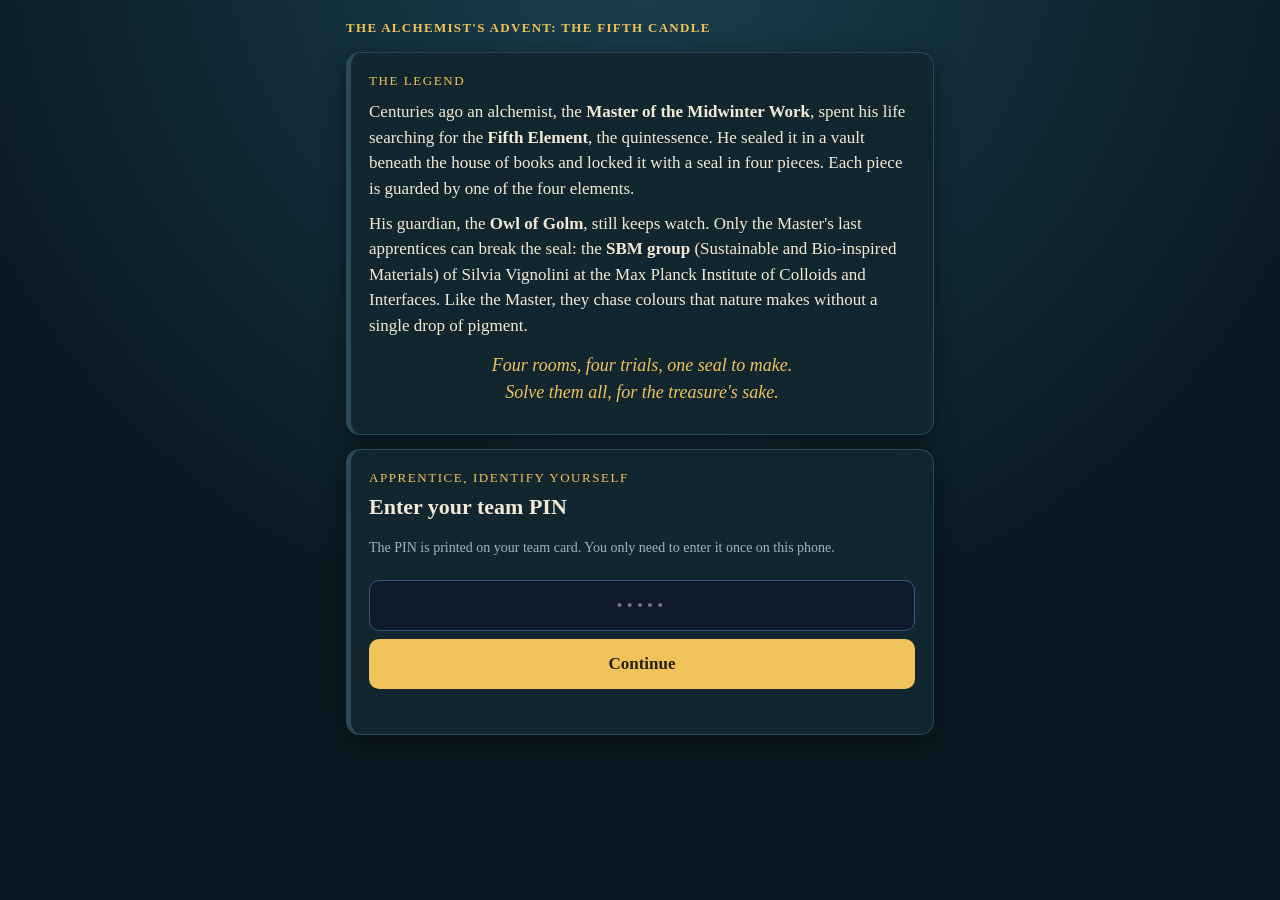
<file: index.html>
<!doctype html>
<html lang="en">
<head>
<meta charset="utf-8">
<meta name="viewport" content="width=device-width,initial-scale=1">
<meta name="robots" content="noindex,nofollow">
<title>The Alchemist&#x27;s Advent: the Fifth Candle</title>
<style>
:root{--bg:#0f1b2d;--card:#18283f;--ink:#f1ead7;--dim:#9fb0c8;--gold:#e8b94a;--ok:#4cc38a;--bad:#ff6b6b;--team:#e8b94a}
*{box-sizing:border-box}
body{margin:0;background:radial-gradient(circle at 50% -10%,#1d3557,var(--bg) 60%);color:var(--ink);
  font:17px/1.5 system-ui,-apple-system,"Segoe UI",Roboto,sans-serif;min-height:100vh}
main{max-width:620px;margin:0 auto;padding:18px 16px 60px}
header.top{display:flex;justify-content:space-between;align-items:center;gap:8px;margin-bottom:14px}
header.top h1{font-size:15px;letter-spacing:.14em;text-transform:uppercase;color:var(--gold);margin:0}
.badge{display:inline-flex;align-items:center;gap:7px;background:var(--card);border:1px solid #2c4264;
  padding:4px 11px;border-radius:99px;font-size:14px}
.badge i{width:11px;height:11px;border-radius:50%;background:var(--team);display:inline-block}
.card{background:var(--card);border:1px solid #2c4264;border-left:5px solid var(--team);border-radius:14px;
  padding:18px 18px;margin:14px 0;box-shadow:0 6px 24px #0006}
.card h2{margin:.1em 0 .4em;font-size:22px}
.card.ok{border-left-color:var(--ok)}.card.bad{border-left-color:var(--bad)}
.dim{color:var(--dim);font-size:14px}
.kicker{color:var(--gold);font-size:13px;letter-spacing:.12em;text-transform:uppercase}
input[type=text]{width:100%;font:inherit;padding:12px 14px;border-radius:10px;border:1px solid #3b5780;
  background:#0f1b2d;color:var(--ink);margin:8px 0;text-transform:none}
.pin{letter-spacing:.25em;text-transform:uppercase;text-align:center;font-size:22px}
button{font:inherit;font-weight:600;padding:12px 20px;border:0;border-radius:10px;background:var(--gold);
  color:#2a1f00;width:100%;cursor:pointer}
button.ghost{background:transparent;color:var(--dim);border:1px solid #3b5780;width:auto;padding:4px 12px;font-size:13px;font-weight:400}
button:disabled{opacity:.5}
.puzzle{white-space:normal}.puzzle img{max-width:100%;border-radius:8px;margin:8px 0}
.board{display:grid;grid-template-columns:repeat(4,1fr);gap:10px;margin:12px 0}
.tile{background:#0f1b2d;border:1px solid #2c4264;border-radius:12px;padding:10px 4px;text-align:center}
.tile b{display:block;font-size:30px;line-height:1.1;color:var(--dim)}
.tile.got b{color:var(--ok)}.tile span{font-size:12px;color:var(--dim)}
.code{font-size:44px;letter-spacing:.3em;text-align:center;color:var(--gold);font-weight:700;margin:6px 0}
.msg{min-height:1.4em;margin:6px 0 0;font-size:15px}.msg.bad{color:var(--bad)}
details{margin-top:12px}summary{cursor:pointer;color:var(--dim);font-size:14px}
.big{font-size:21px;font-weight:700;color:var(--gold)}

/* ---- Alchemist's Advent theme ---- */
:root{--bg:#0b1a22;--card:#12262f;--gold:#f0c35a;--dim:#9db4bd}
body{background:radial-gradient(circle at 50% -10%,#1b4150,#0b1a22 62%);font-family:Georgia,"Times New Roman",serif}
header.top h1{font-size:13px;letter-spacing:.1em}
.card h2,.big{font-family:Georgia,serif}
.card{border-color:#2a4a58}
.card.story p{margin:.55em 0}
.verse{font-style:italic;color:var(--gold);text-align:center;margin-top:14px !important;font-size:18px}
.owl{display:grid;grid-template-columns:1fr 1fr;gap:6px;margin:12px auto;max-width:340px}
.owl img,.owl .empty{display:block;width:100%;aspect-ratio:202/221;object-fit:cover;border-radius:8px}
.owl .empty{background:#0b1a22;border:1px dashed #3b6272;display:flex;flex-direction:column;align-items:center;justify-content:center;color:var(--dim)}
.owl .empty span{font-size:34px;line-height:1}.owl .empty small{font-size:12px}
.owl.whole{gap:0;box-shadow:0 0 28px #f0c35a66;border-radius:10px;overflow:hidden}
.owl.whole img{border-radius:0}
.piece{max-width:180px;margin:10px auto}.piece img{width:100%;border-radius:10px;box-shadow:0 0 18px #f0c35a55}
.verses{padding-left:22px;margin:.4em 0}.verses li{margin:.35em 0}
.verseLine{font-style:italic;color:var(--gold);font-size:18px}

.stamp{text-align:center;font-size:20px;color:var(--gold);border:2px dashed var(--gold);border-radius:12px;padding:10px;margin:10px 0}
.stamp #clk{font-size:15px;color:var(--ink);font-variant-numeric:tabular-nums}

</style>
</head>
<body>
<main id="app"><noscript>This hunt needs JavaScript. Please enable it in your browser.</noscript></main>
<script>
window.HUNT = {"v":2,"iters":100000,"title":"The Alchemist's Advent: the Fifth Candle","subtitle":"Four trials, four pieces of the Owl's seal","rooms":["Room 1","Room 2","Room 3","Room 4"],"finalRoom":"The Vault","story":{"intro":["Centuries ago an alchemist, the \u003cb>Master of the Midwinter Work\u003c/b>, spent his life searching for the \u003cb>Fifth Element\u003c/b>, the quintessence. He sealed it in a vault beneath the house of books and locked it with a seal in four pieces. Each piece is guarded by one of the four elements.","His guardian, the \u003cb>Owl of Golm\u003c/b>, still keeps watch. Only the Master's last apprentices can break the seal: the \u003cb>SBM group\u003c/b> (Sustainable and Bio-inspired Materials) of Silvia Vignolini at the Max Planck Institute of Colloids and Interfaces. Like the Master, they chase colours that nature makes without a single drop of pigment."],"prologue":["Four rooms, four trials, one seal to make.","Solve them all, for the treasure's sake."]},"teams":[{"salt":"m4w1dhg5o4TyD27lIcQMAw==","blob":"EtKeyD1hG53a9k8R1uJwfhG1sh0W+RkRlZsc+CzASk0DG2xVFlpk6r03qwbhqSXS0JdFmEiA16Jjw/bNP9q12qbv1Wd6/4W1Xqh/etn7ZjOv15mVptvmR/TVSv9Bfso="},{"salt":"C0gT1THKKRNA0+2tFTScAA==","blob":"8LU01HbjA0MQchYJk6akfMzAFbCBQ3QIp0wX/qTdcGaHaktTJRUvIQWu4XYUzKQFKXwEQ6U2CWqLkvjoHuzMt83VxJJyqKlt8pEIyX8h1sdLVR5EpKGeFh7JVNr5TUo1"},{"salt":"2zcKki73X1dJuB0A0sRzbw==","blob":"eb/OMtyzx3rhWwapObAP4/DhwMiViXS/LO1xcRUzD23bMIDrVrzbGglR/zzNsX95431Rg9helDBMLCsFyamHJSRbN3PUOnAV+Ab89Sa4gt84TISEX/RYsFCACA3x53a1xw=="},{"salt":"QJIFmouo7gAdJVF2VhOafg==","blob":"KNvNGLSDHFWL/PYrAX/ZrlbLcboPCLUOh9olNLNEkWvEWo+ObcB6n6Nz6ksb6myg2XAu3RJ0fbv4+I3Ot7Frfk1OIvZ21fKR0m7+ktGV8e2lIrtStwaZWtg35t7UgncUbN8="},{"salt":"vvcAYC6yYfS0Bd985IMWYg==","blob":"P6x3KoAbQJ3RMvbyawGSX1YnUluehHGsAaSOcrKlTSdzhEZlomFDJi0preJ+j8zpn29MWUkU77otl6VEXk3Ti16tcJdv3uj7JGaVmDr5glVOr+L5zgQY6siGrl2RKaFdbfg="},{"salt":"Sfccg5nE3v+W9jmm4fqGNw==","blob":"dZspQ7GLuaU74k+853oxWoX1m6UAKrj3GG3Qh8RXow7EBI5bDM5wTM1Fi4Wm/Z5WjK4TNlTyTk9g5JyLYX6Xb1yPXfvLjFUZfmbGEjC3xX6l0efLy/6ZklZNe3ywfODfWUU="}],"stages":{"4eca1f4788dee9db":{"salt":"Q1fF2/412W5KNCm2tBYPhg==","blob":"YRV3gGz3rzL1wxaVRqEyqvJm/nIq//qnygRA5v+orOahBpZ/PAIsn2qs2r+7JGXYdFR2evoSsShvVyMpJ2KbGiK7uXqZWhe3aB9JAUcjuyjqWyslqWFqIwySSq27me96+Z2eYY3d7O06zvGgYqk8+G6Po6+aN1P3+uyWf31uCLFlY4Otw+pT4gWNC/USoQ/eKCyxfzTeZ77UPqaGCyygObIEPANrcEg7MgVeSOYkgFD6ZWgc6n+mWe8BPTv3csYVXU/loJnwCymQvWP4XM8D5RGYza1JYzdh3yIRPur/2fbV2vui4MYB15hjNwC3dfr+YSV2ym19ROnUZxl7kaZmAhFK8Uo/2t1DRm18wiuOwBjTeBq3dMHiuHfyjpQYxkEF45kUEeyAk4kwBFEzrNIXj/CBltmoZdjprHKyWlxfozc1qrJJYVzjNWE/asoiGIrbSHthOrN8C6UQpSlD6TIpJ+40p3xqfPthyo9L9kdPhCWRCH7UNihH68e8JcvsxTfCB4Qz/PrFJruV9zi4F+pYVwO+WvGGU9kmjAl7CteURRU7mVAOW6TeXOZpUPTAjVheVA0m98nFX7Re/3DNHdlvq0wdIGzJpIIutZus9R0s/5CJ7ab9nBvrNsrom2Nj7YcGJSdJaqxK/T/+rhFPYtyy8LRWRyfBls75fcpSPg/2vhRcn2Y66hZ3jyG/2KjhDeijI/Bl7d7ycguNbkJR49Tp+3zWfEFP6sL2S5RW0xwWpiV6TtPpjmXRBPctRBKocgepkAfD71wxDEv7PRD3hiPB4RApgiefyxAMYImk/jQ2LKvHl0BFrOW0EnejQxqfEPJN9Fo6ypMJWn9mMkww5jdYHelEtNH1nD2VcPESYjvaq9iGZDsGAZJTln/ZcT9cajKt2n2OfpiygXOru684vsbqUH/1NnrVvkfS+dm+Wy7A+0f+l8AZkOxZz7nqjH3LRdcsS8Mvdg6f5uu2rsq++eBVHurxoEQPT9z87AKRi3LUvEag2GZEx+b16mnqdh2aTuvChhR7eqMUqcywc48qhIWQo3Q+Ivexg0qOWApakj5I/jaW85UctUKFjvFQIcsinMXbfoRZKlnCQzjjRTUwf5bUFv/ePdF4GCnRRFpVvvtqJeQNRyuk13CpN+RAKWPLuWXrZ+0ri8GQiLYpG8jOak6BAgSFVa1Dy3wxX9LRWCaZHRniUHxxNt/ktNaVv8mGxBGtdxG6SphJpi+FV7WqWAtK6zzUdJW0gFK6rCQcngEcB5579ATvrg=="},"9b3a898a8b6b4a17":{"salt":"gFYpev0vIjzVvNejDFJpqA==","blob":"PGec3yLZaTOFpBHNAzSPK8+WwQoTwBRTnWn651JB9ZisOqYckVMWF327Kax5jHc82GtDdSiFGKT9oOhGH3Oz+Aqz51htgCIt7DyeD3Y0Kv6dNvUAO4O2A9haAS/a4x17zjXyQnA3WAOHlKwxgMsmkE8KVWlH4hLL7N7vNmCCjXJBULLWmDC9BZM4rP/[base64]/tqDWj67PnxgNCSyhGSTUTjRemto+hFPpCGHSSOqngbgBr4fvwmP3j6wvX+2Bu/sXYv1huura60gRGznJbC79ilqPISMbX+EXb3E+7hMXg1VJ/Tgu+GZSJdQE0lAC0eL9vbQNZArRncWQN3GaTkdh3sOeN0V/C1udTnlWZ9aw1S8s+sMYhoLkl8+l3VhGh0rEAlzziqWXJh3DTu/JO/0wJSBLfMxunhPn7PgYA1CAV3EY0Gxxr4RixjY/hXNQmHDqwj9WbbnRtzWRp5aEJvoih/[base64]/0rnebQ0BOqEH2L6dn2AWBuO4amE2KMYqxA28PiJ3TaN9+OnRKlaCPhKt8EfVx1Ww8yNjw29SYI1fSFpSGK1iYCboeRaklSTfOi59XAgyrtQdCsR/BdmhkgX2h6k6L6vyqxX5XaspiPKh5fzk1juzxloPUTR8l9Y9p3rAqiBw1vgQip/pN3biRSnp/Q7VMoNStOhWZRtgPuGTW3smGNiPuSd7hxla4UCpfBMesBycRYXY8lpTYApoGOXe3GtP8XcAsmtgMQiLouOZ46IIMvn2HWIQ/6bHAp2cSrzc4shMttNHc6FyUOIx3KPBUxOz9nK0YZXGvfECDGyZiEpI2fOch9Lx5fkgSAcvBQly2T/P8KbjfaE4zXk+cVQ3UnYMGObc1AeFfnv45E6baPlr/rtpnAEc8BKZq3+nJee36W5UWKpETHh6GH5ruhvYCZePPpqOYS6slvIgV6lmOGb+sNf3vuoesdwGHif6q0Nkh9GYFaDboCJjaBlKVG3VUoDmhx2h67OQ8ZFC90iKJv4w/[base64]/6/3ExVGi0Hv3UeFtHvKPSV+4PV9f2gDP5h018HLbB0vkrrGj9QSQIeOPf3po9NoMzVYUeoaNG5K82DqcJXBwOvtdMRv+JALXPKIM+U5lha2pW/gldYGEtm2YYzqXrYSTUygXgxDPHA95+pGXU8nnTMZyYUgg+aQbdccWNtPGG3zhGKZi+6GpvAYCTDj/1B53YNV6izLCsnXJonNV1U5VwccXj+X2gzCUlt1DMW/arlYsFHJDsvRVMBzQL7EzDrZzHTpus/SZHXpVsX7EfNCOFRVdslUDkG2GNbY5LQ/havpSZEUhGM9mcXyZDV5oSUp7aRsh7viq6o5+XRt6zcnb51nwbpo/7L6GWG5eWKER54rNkrWNSLoCQdaznwjhPhRxovmxVd+k+yhjMCwYFj7JmADw6FNQaanKu+JTjGsaKKfIrXyHOLMrA4fkzSuV6Kcy9UOyQWZdYcgk11IWM7qUeRPwAjKi8Bjaywj1CJvLG6kuq5lbbWXcnd+7/vYPZBGGfWuc04u2cfIgapnuLyMMkbqEz56TZTO3+dp0gs0x1i9s6XB2tb8wywxhQuz+VNO983xJkAOcw1IyW/48XZRiGXWHWsx0y8smGb9tDZ0Pao5pm8oRyHZZ17QlKeE91+5sRZjK6rzFFQoa4Y+iwbBvPimfaf/do1rY1Vz3veSRPMpi7jYcA46spLkHKxsmk5l40jqW6yRcDaadrmdHr+LkKD6WSl6Ij/SgkSHj9HR9lGMHM="},"40a07c6cb82ff6a8":{"salt":"IiNTReoqzWgYismHQRKPcw==","blob":"xVs5NL3Y6c/SeKXzhYoR5MkXifjAdl3w+oNbOTtam6gMCFmBvcZSbAIXWxrtvFgGCVCmpCIp/ghUxTaUenSQq4R0Npp477NiGAUvijaQJBtIh2FH69608cNQUExC0Asqjg1qiNPyyJH4XxQATUjaRmhFWkfLMlpdwJBj9AuydgwUyxjtTk15Wug6jZMypK9OzODgNkJTkc32o9Rff03Mto/X9OgeJYflQqU2D46XotJ8ui4mHQKgilbjBmuXIyPRH9RqFV7f0s9VgCxvCt0KsSjo/Vi+broM6ABT6FOwJdVtAKHnlA2gN+3ZDQ839n1XgvtIitfTCx1SPU+clOXM/AKYqzIOa/XlV+RieJb4KTxfsfauEDnq/[base64]/WZh/x+dDhD8d1/pSm/IM3FYMiaeT0SPFhI9qReKtbQ8ZtkvnBPaIQroRlzhsXMcMwgnriVFc33gcUZgy+zrZmTYD5vaqGx/yUhv7lvXo5+L1ysXz5yX57LIcPTMVSNHjhGgzKdMlgk+aQ2QFSgpccVCnnk8oD3g8c2plUIXqBD2FEXM32ui75ntBESkY7tK4KsdMIiesZckQTCAbw8Taixw8fW6zDlJi3KB0r/pRQSimFXUd37uSNKS451K9HpTe2Zs3INds9GLXNpU2aeR5cfPJMDWEJlKoTmNDrhXzgYgFHQacenWZ54LXD2SEej89mWvzjlVToU3oLqLKI3El0JYs5sa2g1aI5dOClxtJrElFRFbQLAsPgxcK0IHxPYEv/wve5lCE9g9JZ0jmeWe9E9Z2THSrZHMuN70X+M3xZmuqNT5mdasE1W/HHevtuynCN1TMhzXae/DEiChGhHFRjGo5TlUktUwonKi7oVVqRr5GwlYRPldI7vFe4BOExipzc8ipifsS2ygJKjvam+dMLLVbsUvpj0zs2xDEdAg1Bzl0Oe04UWy+0JmluKJVYJ8DLbZFJGlBNvTr4DwtL1tFHlY2TXmranV9m"},"0099a74160afccc3":{"salt":"U9ToGcvchXwL7vwebs6DLQ==","blob":"YRXiN73oCstzsttxxtUHYHBhkR7cx0RdJXylzglfJuLp6IM266+4t5XrF3y9WywB3aEjGHXW95btn0txmh9GyxrJdAsPfxyCDuScy63r/WeggIbSnHTvELcRPKaGB8Z1xLB+ESpaW05fPgvhKq2F+08Ujzb5KQBx9TlY3co4a9SzIT6nECQppim4wnH8cf3Z8M112seIw/nyKz8jhX1PWltKAlujlUJl/46PP5ISsoaEUwnObsAbAgnmYKSeeR5itJoBNfzlrLulao7B1gSMQ0LSwW6Ejw22PkxwHlojW26+kQpRaX1nR/9xwAKPkuwfIKtzyl0gzQA3obU5E6N9IGKLYoiWBVNaMhDw1LFQOhc8HVAiyC7Q++PUh6VLARtJEq+BFuvNg8Cd/6wYHHnIIU7ckdTfOv1lV8r80u669dwgsNvRPErF4yn1b+uvVQfVzFVQuVKyuykTVu4f91rDT2US/S/em/pWY+85ejNB/byDitMXYSWJ6IHeQeYkyDW62m9fzUt97uY8oMxocbs6MtI6aJPppEkGrX4LbXjSn5fdW3icld/f9nqasZtfk2U08oq7RsO/tQFQhz1mSbEgvgvm7hWh98UFLmNuIGk1YYNq1EKSiGQ1JcN4TmR3dlVBzFMY3qEDltPWOhtBUNwlTchPGG7wOAYzepVrq1yMfUHhDPlB1SDlNZ2sMMkvE94ZpCYK5+K+TX23+k0V0OHNNQ7+VJhxP6P+FViE7tvpQG6dW9NGFR74w/MCoMlmcEZaDy4zr7MCie841agTEjk03v8="},"0fc0b9577c193f3f":{"salt":"Auh1yw/Wing81peTMY4j+Q==","blob":"CCrlBxlCMjo6Toc39wI6uHdySM8nWIaaRCpb31V4PIPkUKjwOy1CjSn5DUwQrL184O55JHHExidaQOpW7XZGweR1MjsixYs1nu30j9IQXqREr3O9S3MoX283/c9ofXatckEb66eD/qWFM8nn0QftTwm2uiSAOUxUNnwPpLlGtt+8JRlUxM3AbtyC7/tQUaOJfQraHaUaGBOj+2evc2ul9iHRvvXFdGNNeK2HhcSxlpk1S3cSGRXfayBtyQ5+M0+k32jqigNh0yyEHhPeh2v0p+oGpQnp+OWi/kUH/KvW7LKoGA8kt3+xSuFOkgTnWb4mj8i+7Rl2s6toqVT4rT7ReXZZgYxe861LPPC9ILQLb0BXCFk665PFfDuArzu8UpIYsC7w9g50sWAKxVwN5nFXRd7mxrg9ARKVToQlhXBk3+hGJ0mCP4NVy6j1XmHBqhPRppI5i1sjeEvGeimUdADGyWnIqrmQI/DWmfM5ijuEKQ8jCUb81e/q4uhYJthHNzwWTOTRB99jEbh0hb7zQ2YuRRKSgrylI386WXO3kQK2ornZF27TMZwo3o7Cb3Fybw/jhCJRTCArs1+Zi0/eCA5FOir/5slJyKDoInLnwSDSQqycS/dekphCeWallR++n/GJJ+QoONvlAEtmFMgx1j1df2LRJe3WkwXAr/FxllbZq/Y7PTz9NF95Xx0DEGbBuJ93E1n9fF54OHF0eGQhC4y5kErATYvL0P+pXhR/JWzrFKruBc1680SXDDAmsDFkIemsktUaeNiJLj/hqLaJCUjG/BORTDrQTcaEFI3o+l9UkdTij5LXEj94YUnNGjvVYLeF/2Up1FobMSKmIL4U7CS40FaTkiEjlfamV9hlz1TmhCgzmAZ0AqOacd1EA20PP2rI4ANN/kqrugWBZuZWjua6oTmJA65SqyATuEk1yQI5opTnhd2GgcfnXxq9zmmG977zVqeRbcW5wn3eFbx0s08jDTCNEoyWzkw3iIXTABYMsdbtG/K27fYSq1MheEQdDROg+l2hbEx2PlNw7uLi2u3jdCr+b0/Y/Qn/zWzMWPKT58kzc3IJmpkS4J4+thBIjo2QY3oAHQ0/l7EOOJM2vjCF5bJt23xOvp1NlvBPT0hSWnZG1UPlqQSBRh42830bQSlGgOgTt86HX5Tx7MzzKgxFHVf3Qh613AmLKVVQgjRr2N4y5ONDIQFJlpLLB30Y8YT+ymws5NxdZnSCLgVvlCPKO7YfU6nRLGWabUTMYPxqkWOye6xaeQ=="},"eb2f543e565dcc38":{"salt":"vZnMPB4m651R6ybQJtWHjA==","blob":"31T+NDGP9hIz2wX2/x9IW2OZCrFvR2uvJcV6gx017HdPyPV4YU/tReAjfou7lla1w3S4ZzveSEA+4ntlVWpBmM7ABDvtWyX2LuKQN7yBDMrgjOl1NcR7Zm5B8hR2tGTGr/DaxSjlds2GNCHQ9jxoGIfF4ycl2Axws54MudCgcXcEBtd5ZKQ6GtFXkoLgfCzAPlpCEXGxZDWPWw8fCM+UqYyQFd844TBrT/vkk7YlCyTjSWZE1Bzn8oSywl/CLvVOaI9FxbzsUjSnUIkgBAOHrR4MDkq/nZNe+RrlI7A7lPuF4lj3g49jUOcmNLIaT7feQAwg1pG3MWoJ//3W6qyy8k7tPE4eVzYShsSyqDs/XbuocKDoKrmYdzCGA45M2uC7EGgLbEnLHpxDyh/Hgb2cHPqRgjI1aVy9dOU++Nnp0W28v/XhyugSQF9TuGdlM+mKbs0r5HLPg4r4dSjx95Sl48thGzXqtR2daYA3ll7LJ5qUjLjlbgqGIEhkBIY9F4JzFwRRWtTmLurGn9sDnXPzBC9Ny6HGKzJ+GHe1k3IkNDwgau7fYeEdIEfYZPZ+3w0h07FtedN9yXb307px47ly/YpmsSILuLGOe6RQAvTBP9ugR2EVO1A0zV66wCIW385R7VOcdZrmfGRfcn8IwwutIuBQyOhjpkXVTuCUzKEcI/Cd0eTWUxFIh+uRiwd9MeJqFuOXkdC6nCz6iCbeYlySRYTS/FwxLYroeAyRKPTCI56XPOeZvipZBVLKkRTkEqbmibAYEsgh9KAUHo+fyL9WlBHDkK72NAQi/++rPczjGIRPk/6co4CHOD/LAh3TSneZOxvYt+/Obs4IGWSoUhgp5CyKP4BqveRa4MRJcIgayo4CHHzxD1pv0Al0CjycG+Ybc8E+s9dQyRCMYPDLrpqkjWnKvDrrX2/Gs1458VV/BWmmOw3rTsorSRVBOfOZwYkMMdCJwKQfoZKWC8V50aEsYNz32GflzoKoqTqdh4ghB/MqkzilG+uHP+BUXpilD89w3dx7UpHa6SgUQYPN7ZQHoJILz6MEKqaqgjuAn2EtB9gibx/gVpupkODON0l/Hf4Eg+L0Uh9C+JZ5kRmA658trlqMEC7lK5+eWrSNON/Yr6F517njIzoAABzOeXGBaHOpeXtksVrWTsCARUEp48f6HcNMwMcgwsQZqTLAGNGsz1PvNaWrlqvQEs8bCBnnSEW2"},"c61efed65982e34f":{"salt":"UPBJZyjOeJyW/HSKSI0JxA==","blob":"E268TF6qV+xV4S9pU9ycgmZd0LmAGojXVGndn3mJM8FBAetKuMC6kklNV+utu+bDbMrQE1uJUoe08/6RNLH8ME80PK/k0+o3z4taaRmCDV9WgeaBFY1blcFCZkJbUIKOI4HPnp3txU0TeeShHbzayWcW0UxvQWZjJWk8cGOd7UP17Obch0Y6QvEgzXjztDJEQgJAd7dsNYiTWcVXr120bk+Ntny9THOgZSkELZzm+QbcyuxPx3FWWeT94O5HhzvKdaNDlfW+BRget/zHj7xanw1cQFCvWLs4xjD5/pxSYYUgx59gx9O3TsPv41R0XQXlvKzuhUBnc3yf8f7osXsYey3I/hVmhT26jwPmpjhSjV/W2h/bMFKf38274SBj5i5GDTCzzg67H1EDKDYekyE7O6xes9j2PvIgEMUKcY79Ac9JHmcDpCSrWhH8Jlm0gNS3L1QAERExmx+r9A/scM7xwd9niH14ocEvq7pD0RNYUQYkyyPJIj/RxXOxPNuwYr+gTYIPka3Z8OgMjZqWq6+KGyzCR9ah7b0qijOFaaYyXdcJ2WZSIjrojIbio/FIOm5K5vLTFHn8/FFgKAXqoJYyVdjGDZToT9JUXhvTP0+N99NolqWmDN8INbWmYv/tvy3HIsbl30B36Xb4sUuxoR6JwOb1Z5ynNmV88w+yYEjkuuf39QxTk/JPGteqJABb+lf5ZVo/hpSV6xVDf8oLolOYdK1Wlh+wHMw3G3IHxWK5Wix6YpiUycZUxnIuLJT2jVdEHcqKWmvyRiuU"},"bdeb56203275bce5":{"salt":"+BYcu2j8c+cKDaeojY/FvA==","blob":"I/UxqnpJPCmwLOQKNCj8KDDn3v5mqa1kuKNsN0mQzxW6cSxalIxR2EL0I5SVLqR0tWmijkcGg2gDSHy0Fd0U81gAwECx4p/PhR97G8EFUGWRHrB1fwwa2m4cpqDeuMlkODfwU70j4ODgbyrhfKab6wCmN7vzIF0uclLyluxN+PCaxsDyB9fMmFOC56gQ15l1t7aQOdEOfn/iUMJUkgZrzX15dIOSXCTu9X6Figlb3/l1BOXPIHAY1OWyZ1GPTCL0yvRDW5rG0iWm0c+aHzej7CaGmAEZ8WBus+edHgwMCQxjUO6SscYdmKAJH0Mq+z6HbwtO6Dlb4RoYN9BDTab26E4NtDxAiVlE/5CsVMbSoQgOrlInByVbtk73cl38curexL4CQFRjU4M130B7My/4JkrZNyKWOlDzVehrZfqcoMuQJzXPlHtNNXDSd4vBs0gCDq43kxyT59/ncU+NGw8J/[base64]/n82UqixHVUZZtVyC5hwbpRB4xVTWF1qAtW2lRsUaN5XYkNeSP30sR92ptNOe1MZxrvCQG0lgstG8oGGKGLBlWiMFYqtPLxVt6SyqeXkWCy2zgDVMlqRu/o9UvGEail/wa7NvYEiki0SiCYdE46lqZwqXcMav6EOEgPdBPP0++BaJz7fCX3JcllhaD5E/VthlzHaSKhsLOqtDvhjlKQ++jgix2eSueeslr8GcDGZt3lFqp2tj0RbSJrgo5ZXrLYA/7eaRExC4GS7HwBzyqcgNRDUsjCZ+U2dYiZAZAwJIYLIih8/S5UCqefYcMHA3ShovAJxWBk7WYcln1JI3OXuhFhVCTbO95jbT0gnjbFYZKXNVH/LEz29d2x7Jqp+6d9yJT+EC4HFpPSzeGc1Y/7EngNBD/HA+Kmuo85uIPSjA+CVG5jKid6xDaIDrMl+avQHM7ySDk9VC/Fqk2l9tHRcXlKxDWy34dR+qxJMGaJ6smFh3QXjCTm2tYxPe15CFyuBT/rzt44erx3Qn0NWuOP1EocuUeDrxzfcyL6L3YRtzmG4ezpmWhhnpVzVlStv+r3TgCjBijQdX1sL71fcIwGEG9cgsXi71g+Z4NzRnd+Z3/yaq+UsZv0Rzwys4GBxrXL48TT80WIHImHpKzwvBIbPAKxkVMqUWR/Q7dLcatZTaZ+jm8oGVT6T70/J+bRt4O7Tu2sRGYRnJhIOyW9DKs12pJmG5/4ItbwUdduDOKcAu4K1vEskE4B3R+CG5N8Ku+AuPXc/2pVswnpSb16P37W2mkXbpWHeX0VmjM38IwLcfRNhp5Sk1OXSrTNrU0YdVLCIYfg0Ebotg0Ypx8Z+eMFSFaZc8J9JtmS5Rb5/bmpYVShYQem+smHCz1fnhPtm2GupWjWN5oGVcCtiPdrfiplarMxFt6xCli3qDdqq5a+h0E47eI2ztxI+1V3I6DM26m7On61biG2hXvRiX6+ya0bfVpqpM+Sd1z3aEd+X8nQBr0F7lFUL0FHFBVLlsz/oMK0jbZ6UZ8FCcPik1Pktr3HFY/8hMZTMnqQMt0IWG2e423/swQgY0lXcR4n4KnfXT5WJRiEPkJCHTKeVqtktbgnveYrPFi2DrtsSK+G/3JdUOuZd7Fh/FeRhu6tj8yPBHsNStzwMSUsyNUdwJqzKST7ykyPrzEg7Tyas6fsT/JnhVt6liVKrLSpJV9F9+FMfzbjE2AtgmwZIuSc6kDpwEwpeQPdiFyoEzPe+5TykYmjn6KPVZNwuRSvNSRqcA22SVGVciV3/xx9EY3HxBF5nqXCXPEYepOiPn/zqvJwnj5aZvjhb4FtitGQhIhF6tMhQ+5a2COT8axjdaZAuM8bsKX4llxh3pzWdLTyC95E8bP698ED0xv0ib2WUhgYNjmebxuEf4ILcwaM7t+TgFLV1IBjxqDNhGmUf1OCrkXthxNdDnn3oPKg7RSFiDPPRdIJdgSDVipxy44mtiCMw+GcGG+zH+4hSh/KD8jvUUhz+4J724bEjZGQg/3yA2TJR8i/uPgED7nvmows1NChZDucsa7iLErWbOFjzq6o+lmKcZ/kJgrWTDfMdy6G1LqyVSOjfGMKX4iUH+LN/GuYgBUVZTtOq4zpBL2TeLaLrib6lfWQYdmybSyjDD6uSB9yDaBsEQch8lXzjGGDfFbH4y8foL3hms06PLaqpqOq+NL91XFMvO8Hf+p/TufB3qTTM"},"955034f12ea76a52":{"salt":"9ZlfiRQ1SeAZ+WGylv/hnw==","blob":"n9t0fhejs9L0FG9Al/WyCx1smHuCXDtxjLFBffL8pP8Dbwx3cqG83ys7sOIyB2HT+09zmf+QzWGKE+U6O8ECcyn7mGGkFPj3g6r3cTO4APOYKnTqpN4izaxEP1DRtVBNkGQqolT2+n/gxKJ/4ljrQ8Gf0OyL7slNqT0IpKK9PUTL6i8HiZsENDRVrzwR4CuG+l5Cul0kXwMNzvgbpk0HpUHDGrhgaCOyJdIqw3bKH30PxfzKPpjzAbnPmoQ6SzUDtxtXetwidYVvZkymhR/I1WfMN6muPD74IF4Xi07KBBOUmybpSruEIRxAIn7z9UXjDzCW//4h/+a9MwP3Uf+j+/AK7YzEzRRNhC0jpdsirF0i9/0JxsA6pzr7V2/CJvufzIVYHqQhdWCz6SJKt6Ry3odGYY2NIL0pcd2sIo3N61EUBuuPuY/iMpyrk7+Shr8AUzmRNKRvuaRH7TKSEFG62o5rorgRNcxkZKVn4TEX/YZRrpfKg87hmTj4uhMGn/hRlGtYPXdDkaeGDo0ZH2CZrKBDteRWQK0apuR7cJkqIXXNKmwsK0Id9qRxTNv3zF/CsxdxzMiZGC0qXC2+f/[base64]/nkn7XesSUU9EHlcLVSedsVSdJsPbVeRLSmm0IkdgIjoWkXqq4RLkW1P/rf62t5G3aJdYi8B8drbB+Oc9ZxxDwxk/347u+yUudRycmyICSoXWbt7UW+hofGuUccgarxAj2dDawpK/m2etgb2TbdvxIoZYPQ6U2ZGblE5ogC7R3gNI1qdaCFVAPiYaYeDw6gbcIHzACZmdHvN+SQf84R1MbtYJpsEwHnQxdx780hAkGtsv/IH5Vt0lqWPjnNCGExKc1eGXGX8d1U+RTx/c56qlC2jDnA41GYkGWlvBwEsSVTUpg61fU9xAtbQFXKMc+AHjPIz5iIeFWVb1gS40ko5d+2zP8/[base64]/QMl7Rmt/S2k9XIb5Se5y8YbkXm+gZvmmHGu2q5eC2K8N07Zar2/gRvMNEdIsSsRHyQ7Q66Q8HAZcWZxF8458XHbYSUY3ST4T17U2GEaS0Zl5sgktcUr4AT/dumBk9fmQabyiQ0lhnMgXlJVF/1P6GJn5CGxlYJKoXMsX1wm2ogzfVR9IrNI2xSmFfm9nQb2Zl8UxlrNWWptEOhRHxVTkaZRurzmf+fRIu3cWP2UyLgxB+OKQgDKHYcptJW3SCuwhCendHJk5uQ3BeiPO5WWokUX665BKZgrtdtJ/4/epMlOLWrj7CDan/Ntc/YvWOoni194Qx5v2JDKeCgDHNTwVwzNxTXZdJoA7pAu4taTow9bW+4o3zOpCtmEnRyTiEhCKQmm1HMM4+XRr8pie9l+HljP594b/[base64]/q9iGWuCscumGnddU/u5Rg4KuUI2YffeA7qefaeRdxlU6QsnSHaHAPOnxtYTgSnU5R3PVJEvCKNCpy38oG1u07ve8TcE+uQp6uyRUsAfRZlY2+L6RhGOG2AEknJXoRXOnrodc316c/G49LJdE6gtU0IvN0sZIM1e40at78Vsv0dFCUUAaxVOR0fD7kRly6piaBpNOiQNCcUo7TnXLzdUXxufUV1g95HDkZQJ7R1TxCSZJllMT2+JUZD/44W6REUy2rXa5XCWtw6PfcKjI="},"e74ba448c428ee94":{"salt":"7TTo/Qj7WkssTUpC8aUz7g==","blob":"0vxtm/[base64]/wQemVL+2/ohz97m/LqDKeYW95083/RtI88vDL8MMeJ2LNNMQY/EufLqzRIaiE7+xFVekaQOVh5cz/55ZFReM920RG6CG89me9lW+OJR7RQ1FpE/cJ6/sA6CrJefPjFD7FwzMATwts63/U4Ii6OehMhulxcdAie6skN+rPjQluOx7mmTfPYnq6BAlT4Ub8D6pg4K4Czki0sZxScLCo2J6NO7Jyjw/3VI3i/qX5ArwfKzTjiBDPmNztbnoVA5QrodnqnuL9yYi0/[base64]//c+knnUBAc4JUtJ5OL3VvCnfshhaODPGtZ5y3aZto1y2aImwicaBzsJDjCUrsa5SaVI0MvlJcktOJXvL7W35chPjCyq6TZN5A7qB0hexTCTOjNZ45jSSFSfiPuZTycCXqFPfwXZp2/Yc+tBAbMYzp1pBieTO7cdRyKYkdF4oatJshKMjQXfUccLGh/rjFtDNnmXOLZsXspJu/[base64]/G8EwIQgzinHg03FoYMvoygg6JNBcuSrfqvZHBRAOw/+PU3DoWdrG1A=="},"2b353d89f066a950":{"salt":"5DsKl3RikzOczVP/FMaF1g==","blob":"FqZDJXn9WEZ17yS3nk7fwNSig2RMgKlxWh5ZgrH+bb3ANmnyZIEPrDSK/3yK4ikGYr7K8U02P4wvCnXSvIzJ0CfeygxjrjlMMu2o2KUsSJfbG0oj7pOki2+x6v7zfgBuJ/DvOjQlBiRjMEid0uAX+nVV7oPkTwqwJjAY4nGBZudmisfEPJ38+/LmTd9vTuwR0CPbM8VFk9Ap6IOWbcagWSuropc5jd0jS2H9/DWjRxWjgVCyULT5gT4aa8PJmCILTkE3nTANASse71emgU5HHOif02CJPTqD2JjxLyZFX3aYGbZbfovnbJDUbit5L16cLXFJLbRaIkzSS1tpP1CqsCzTKwwhxVbMhPKtvn22XGdcmKDCqwbjRH4ZTWH/VMd2SAolkjQ2nAJdkPHlP47Zz6TL0hToOVJ8++aywqy56xz/F+9MaOKfqH5YNV47Tid89nq72/98XtGygw53MIrn8EqB6ZUOZ1qmtTKhLpVuVPk/JDIbN6IMytgALw7qe30nHqY2uL//qPnhezebHYie2vehPiaTpn0q1P9m9P2UHW4bi9m8hHppl3K5cu3mtcy3cV1fnG9XTTEij4DcMmzioEfbS5njGfrIwRPSGwrDEist3d0AwOvp0YO0ahssLt+jSNqAq20s0WNoV1PZYAhYVJzfFMZA+VM7ptIJHtrlOgacDpbWtX5UcqQe+u/jglKdAnC/1RgI5UmrpNj7VtsmfpD0tAgccy8UAxafzVO/urBEsNTYTNhadhXtOICd4JRZoM+OLM9jmjyI"},"54277662d4cd237b":{"salt":"4dSceSkbWieSsNTAel0Ucg==","blob":"[base64]/ip9xSwG7DR/7wzxteLBuZlUBkl9OHrwcPHx8B3QxAuFFUXETu0AGX8NTmMtZv5pPW/WxmC7Lcgq6sYEh4hAjgcFLYMfZ05+cSvpxnNjwnJDuX2/ig1HImcfytsNrFgyZkfQfGBRsn9UcG3qeLLlcLg5tXmvTCb5d+0RbkOgljJUVA1ynZKCU8EYpaMGVQACNfUmLRH95I2165/ihqnJzBcqf90TahZadc3TRvyiWRN5mVZs6DypCHR41PgqCKw+PSXohpz/eQHHUl89R+w/IEHTMtrPYySADWTSO8rkF1GjR9d8wo7q466nbGLpmkY1nV1ym9JPsBqvqLTpf3CObEfnMC0tixoqj97K/JhEYD0nAHi2NkPyFBESzCdxXtBREq8dXgfCjSsUvIEi+3X+EA4zkZcszJTOhJsEK2WbKZYrM4y1RY3PBfBKuUP+rCFFFejNhUb+jhUn+PEjJUdjff3Fgbli8UIZWrQIR6Bg/mQuYL5tKIAbDyV/scMlHTRWHjuncXU54i8Ub0VpD0GcAOMqs8rf6ojsESNWIsi5OCUFUEi50H5xOMW005gDjyiepDdvhEki3e0fxPhaOLEzr3bSydpY33MVVqe7NHyM6PAcQ4lTiIstsFzcx9w7GST8/Zc9L7EK5sOvFPxxyIn1uAI2M7D+ikrPLVGK6e0LRoqJ6zz5jcc3AE+oRFQHVd/3gOkX5dlwkwQ7WE9nx+m2ijTwmk/9k25Z/jwUcQySBFADccMMnRm/qyUgfRTzWyBdYFlMdmVd8dOS3cVIzk6hhOFrb+UZRszHM72Si3JXO0+WrGMGUrSgZubKpwVKN+QGGdka5ajnMgJ0sP06/J5h/uAan2RDb4zqI6rqyjw7qDxfPfGkgHqKpv9FW9UqNgEEMx0LsPriXe/QetvBo+YgdNlP9ABtjJhVgeO2uzo4zQ/mvjQqA+pfn74+Y2UOmrZhgI7BeArX4FIK8xBaj7k6tFLBivKyIjtOYw=="},"a30defceccb96cc8":{"salt":"+eX1ls87WTinPzeECVKHsw==","blob":"xanTO83aIpDphl8//xJp6Mau4fkfYWTfJ0pGJI4Jl9Fp7+cidUaEmQi+/[base64]/gQ/b9lPLeW/FeTpi15m5wxmlYxJlp5YRTinSPJDGOnhPkGME6Y+wIrBa6WZ/cPxi5zNZ7U327UJEOELiOhYmMK8p1MvUMdssh0bq+AhvC3wabVroiU8YLeD8avqNzg3AYDXcu4HGCVD7uUkVBJr+EYyXbOd2Pfvf1McceLVk4N90EW+3QYrFaPSQKHRRAOhpx9i5MpAexVeyEC/LTn3CpfGPMcrcgUObORxTFvk3kEvJ+VST3F3HYxllkk859iqBuIk1iUJa+L/6Y9pOsq5Jp4/+dJnZFdVlYxCKW3eZuZTm+UjLicGKea4FcVY4+6j2l6W3FCILlO/iWBkRVVxtIk6amqp0/S7RYXnLn/Ad/e7WOp6z6jMpLJDn27d8vo21+P11USt+qzVZvyI9acAeBEQgRhOwZ0h8mpsZBibxNsIkpyXcR+HjJCObLX9NH88k8BuZxQ42ozAI14DAxzwMk6be3YNrKq3TihAnSyDrFSlyv8r3HvvwlJkMg6MgnAgmQvj8CEpeeY07ndawV9rg0MAYtvNuX9/hWrOV4h1EaOOtbF24D/[base64]/GAgp4zpjt8fc9PabynPKC6+yPRdBDqRiZlkqXVeL6Hd9tpBznaFgd1Gh//5IBglQznRo8lWCbsfadNb68juHpcw64/58c0wHCWp3TSJGjY9EsXzQlhKHV1R5ewuTl6tPCA2cLTtpCzMRyTbteMae0RWQGxE+HhiZLUQvwQ9wwaMi/qD5Y7qEL20bRyHR0x0ROisuZsnbzKqFI7ANUqag7f0nQPHLbXFvwz+hF4AZVLo3Kpayfwt6YgFf0G+IaQxDeMRlsBmaDveMRs9Mvo0uHXxUGrzC70qmH0gExYUo5xUK3sQ3Gl8e3AcWzxxd/vr+iwdKyu1ma9vE4WaZw7oQt5XIGvh7d6NvuJXwb1wpHaqSyftNX7QQ7ejSleggWizbzOHEF2tIndyv1QuWshDpEPoErmXfgx71ZWEsBToXOVvIK0PPlKiOmvoxd0wMKPAe9dlIqOKcDjyt6twJgtcf5GEoymDL7562sTKoIEP2pFXcZYucPdcKDe5yHiwtugRYU/da3d7nEVct3QO/Oq0jRwMk7xx41IbcncF07LvOWJqeVOEGVVUzqNvgQX+HUoud42SrwyemgyAuWnvKoB1Kae7tGN4hyvIT1IPUzStrvfID6sNFc5S6/E5z+SR2hvhte5yDL1PI2ZxQXs5aCqJEmgS0noGIVhyLsnJfwqZguj4MKuaDhsORPY40lSWdJeEsSpR3AsNF9Mtm1H4VIK/yU6pqcqtHUCISfRHVViYIDphnbhNIDHfxKKPlmdr53XyAzssT3qLyvHcxiipESBx6TccqCKLmsMN6krYIOJBGDsbD+iMQ6cWGMe2aj7DkuWUz37J6q9tWrMwUIwJYuW2/OkSiEbnhljeJJ/qnYb3DUBz/3n/Le/y/0UB6+nvd/SzYy82nGTpK0GLuRH/+VDkEigL7KU5w+6T0UYKWatfORZPRpZ/5Hrj+C9TSzELjwqZrogFtk9xh1lmlx6evnj3wdasGgFoBBjBOO1c1mHkO7egqTCEBTxOV1gV9ACQWR10ggyd9Uo584GatvzZ2fd5QZQzCEeJ4pnO5KhbEJMpHIeSmPTAUpYH5ufqECUYAYZlu4pB/[base64]/FWt/tr0cTXm0o5Lect8NDP9dnQnpqgvq2qezbSCG0zQJjitfsql20WsQNsKrnQf2A/5cFNtMsydZiAjHrnpnsN1i+nwgnc8Srs4LkTGaYt1uo/YH6CPQr0="},"ef45ecdff4fd5a56":{"salt":"F0wMiUz0+1WF44qivLVnYw==","blob":"lrP2XjQ8cYJ9Ut6dWLDcTONgpesSAe0lXJ8jLQsTg4VbVTfpGc9+XzxH8iBi42o5mtREvCWmHw8mZl12plwYIVCsGe7of829L8gpGTUHmmXqALRgsiesSCPqmVowCSo9Y5e/VQvYk0GT12Lr2Ps93huCXXYI7Z6k6JdOdHZH5QD7y87VfDFx6XsvN99khy3IFDNjMVUDdg7L9+4+YDk80jM4VLT5diVpboIxaFpitWya4C59qX0gngMZIpqdqt9zXT2pK2CmwZtaIyhoH2ZVftfkpBZ5nJkMW1Rc/lVNHa4BreSuhHHqGxzDCNCJrf0/w0FEUF5ySxvd04yUKE0uuKaaNOztt/M0UMD/CLC5JS4ksnKn00euiat7tzu49DMBJlSBJipg4/g/fSi11QjXVDSayNae/Odd+zbUvUdR242t4D4Shr3NfNCdBK+6eCXhJlwspUb8pw85hLK+nDFw2C55YZXO6ZbMFuRtyok5dzrBTB64fUxW9DXhh/zC8nVvyhPc5SJGfmxZckNqq15izackegH3339X3MCNFmWJD7GTv4dTxyP2GiKzjn/YiaqGR6Wc0MJM1ePZURzsJ2Bfe6/1W1WNYkCzDP7NknS2Ta4yP/AGAM1FUuI7wxTAddE+XFes/hzbR3IRF+XyqGo0llvwkdOlIBhVb/WRhPUMaW6l5Ar95+3vIqFBQryPmQgqRpjYCTpL/ShOLZNEYDAWVKWJJvSsIuM4xpf/E+KXXObhFYYtnxOuG8blZWqjE03DKmzsTxRVtyeNjc3yvtVh8RoE2e51oM5XVZy+zQYkjaP2DdXlYMMXlAUdxvnglzd6q9wIMS0MyiIhMH9dN/[base64]/Pq8yxfBPib1qAqxGHYhnhTExuh8zgXd4fQvHcB7XLYD82J42BoPLf+p7pAJ2jgm1rfqcfJ0/otvP3YIP7edIQR2umucNHEt/ozW8m4X9Y9etvlYpthrgJrubaQKDHTDEj1/vt/691n6w3V7QK9zO/zLv+xHHG5ZtKggTk"},"67fbd754bbccfa47":{"salt":"wZPn/H0Almj6Yb+3oDpUhw==","blob":"[base64]/Bd82HtMjyyE2N+CsyGXHzW0JS2Hg0voprFT3LPZqF2SRnYlsdvsO0aEuzpr5mMT++QffDCCb1PPmWbNeFGabq8GbRUc1Mzm+k/ugCGpiVgW4LeuIgJmn7PioAXw07ecwy3wiwnqIpjs7vovT5mo0OtzvsyqR22mxYfbRKIEK8MU4s9GerVighs2KeP+BdFcUkrDT0oiFpM5YjEhgkXC22sFT/Em4HZWmmbdmQCRdoTrcMlySAfNpAtaaWeLYFWcnNWAHGRKuML7ILpihsPd5bmykXaGmbQlNQIwpZ2BGHTccNmw0h6+AOdbKNB2Fler/+PBJITIJKS/NylDjhtyCfrYai/TCoFNnGiOT/S+/2dEeQ+0U5AZmLJO3L0dvFvOVl4QXgq4Y2NKHQ+D1a3oG3WDRA4ZRjneq/BUApmTu4UnNSDxSfcYAzzPNo+KT1n/e6qcR7yjF2ld0a+9JaLi5kilbNYIn5ZqZ7o0sgX+3M/[base64]/Ulb8J4T6IsF9d04Xak50/kEmQYhhrXOmdx0RC8rewI3sXVCa/1RP36fDzsr8P1DWSsDETRI8nLiJp4p2q7pWweTnJuRo6J27kvAwwcJoNwpTpoEQAF7vjUy61wetmeFnV/bfBJY4kzHPLPbuOIx+zIM6kb1L+PPNyh9XW4YMBb7n7UsI9WnI7w=="},"b40c33a6d4611f8b":{"salt":"5P8IR0PrT8w06FBVurDi0g==","blob":"/[base64]/e1n8nogVGIsE1ODhu3TmbkOY78i7fRqhNtSsarNqYFL3vYWNoKM+X1OJEyh8iZNuFRMghYbZNCgJ0y6AK9pHjXoSHBEM9t2xQQEoUcYtWCeqBcBEB3Ypiv0GvFSlP7jMUBO7Y/TYrsUYDZznvvXX+sPUFri3YmpbtmGlCYYRf9aFj/RG61w/1kmxlPBma3Dthrc0XCv/hupIJu/c/buK+RP+hdd1MgHL3CM/LOEnP/8pQW9ZKWmler57xTyGl2Jsy+ha+0K6hwmAv20badN/M+VEodNS4LH/WEMeAVeIFXWS9/qjk5z3ePjnNFU02XfGac7RcR3lhsYKqvWf0B6o/bIJqJ6jhPwstKfweYxAA6283En/zgRnbkOSnTIf4yAE0YURgXSpXggkYnbojqKtUn4xwZ5UfBxTplwE14WiDnhXfs+xRLDDyM2y6Go4lRIzMCYEfgUREt5c4mpO8djRE+031JAhzkyEJeR7aZLuksM32Tel6hvMWoW2xphUlle2axwShW3UudHtPCJnVBLsdaaGQ7GbtwVxwVjik="},"086f170e1960fa96":{"salt":"RpoWweCYUiMGJbYdTILndg==","blob":"XSxmttlU3rH9FWuNhyEwcJ3W5JqHGOrQnk2ZJFb2YoUn6/IG2F+gHU1EYKJs205HTDDY1BiRst9ZNJIutdGmzYl90HWLDDO5cxbB0kVMtfTXeGSYnki65sH/s8EMsHFbgwuAHcQOwa7cS/8Cs4lO2aVj6a+RfypP7/[base64]/RqCeMxVgDamqfGVAkyfGFmBWnt/FqPamc67aHrZ3+AHq+U9KAecvt9YbrzQgS345XTL5syRfPxDQfSfZGI5gP0RIQHxr0Dyba2W82rU3ScPbT0yHpJyelh70FATx79NMHdwwuBE2WsJ8X8T4AvH5VqacPpSY4lWfgycFY1hJ050iHTmaHuJozxiyk9zECUHTpPEaXWbOMH++YwFQpOwJFzvdPUbCS9w/SqGoNjqwqb0/fDBdpXZ2VqCWx6itr/[base64]/V8HPnmMO+jTzuVhUTnlHtteVGrtQl64rYfV6Q/RRM49Bylo66xXJ8CyKLY1rLo8ULNnGN9SHs5zfAESbynfGgE3pl61pgCZP+JSotvkBipgpHrffis3jE3OP+TRO71KPbFPyjkNg1n5aJuINYWb248zQUb"},"9f8afb2116095086":{"salt":"BL4prJnbTvU1OH8pSeHcFQ==","blob":"InVR3Sfjg1LE0zXN1iy1cqz3cFb/uIqLe7s0ANfmFLhonUdg1tCQ5x9HbRDcmJ7B0q8k5Toawd8Sqiw40/[base64]/2GF7m4UxoOy7fUDpmsBCk1rpCes7o2rR7wqXHAGSTqI2OJGvKHZKtCIWd7b8Gc7jOwH44lXCD+KbDNmIdMPewtDPl33MwLR7I0AMzHeK5/TwO16qXWydJbtOBD+xXMV4/xm/VCf5Sp/J/OLctRH+ife1+NQRG+YpgY12GcLwgYhbed3rIQqUFPdBxpiOsAbJ8t57bRzogElYte4Ivs0NebDyFSeNHc7pVolC0Q8"},"cd2c24602c0ccffc":{"salt":"/IFmS3IZEQfCX1LLOePh5Q==","blob":"U4h4uZ3Dj4KMqp/ovZU8RkfGHW5ONTi/IklJvlIMR9b0/fKCjUW+Mw9QTJ47yE7ambZzu1DiZyf/93QeqCGqR61OoUOQ2JNIZaq70/jKEgUjOkuQKD3opJjse+r+BVdlVJX2tN52XgGidDJOZwIVgtBI12DJOg9VrspSgWKCp5eijtfoOatX17eQIRlYPeOVGq0V9g43j/TuubJLaDY/okzVe7+7rgb0jueOwgFR2+Y7q1QVWhmiDh5X1Oo8cbqAlcrOsAXfhJGFROucm4nFsjJ9cDHrC/n8ii4R7TFQc9+yb0Gcs4lZjIIr01F+HVND18B6kUsv3B/jrRP+YKm79QHRaIo8S4OQ3aaVE1jsUHU4HGV7qaDt33BxsixGGiqjmESH79hyj4ODPPyLyErXvvkZVTAEM1gpSUGSNxRAgsVMfRuw5/jGm6nvnmPAXTfK1kJGqtzV9/pdE5qnaPlQmgd54BaJDqeyd9CAc6S3Zq265XylQ7GAvRBBJu0tDqhP+5s0TYkTrtypv6j3JP/ecYujf2lRKwRbFzRxswCaq9o4rk6wen0wy8cboAzlUQmA5jUFN1AXB76lTgrnx/JyzWgrDZy6mCyy5oDPGsOjWeIMcGnEvMT6oHHv2/UQvlWAeBkGwu/JiXXzXb7s7R68IB0hjOe8pZVb0MmUw+mBknqtbulbwkiO5yOhZxv0VSu891K+/Fzi3hvfqF/c5Wii3EsONVPGKkDiDpC8lv3EodkHXu6BGYBuBt/gMQksJ14kaDdApXM6ZCbiGIxEWkoZLOgmgwgQkjVf4O7sz293YM94hskOy4/2BddmTNooU4Cy2tx0j2hJDtWjvlNJJDmtLROTTnGeQw2PJ3F5ih0/[base64]/iSrp1/L+TreB48TLyO9+ORChACj00qREEUQEty/dQnTLM8W935rU1ZIa+CIx9FvlhRc/C2pWgSKxActT6w1qaQDNetnUoBJhlV9OtlF+gkk3rSqRltzyZ6RGeUlcAx/XU7dy6nMPn041XBoVhFY5BtHbUYnRo+CYHXkNL5gJ5HMbDRFmtHHNPT9ssmJITX2FB7iA65x6Gt1rAd6oPiEzW6/BdnJiDrN0bSa+wKVhNFD8nBBe6NnvjvpAys+TWItDOn2lUsHXyap3sEi+zfICR1wdJmzTGXuU8LQW31xlbwwqisNFjYZ8BH6NDnikh3q5rN+Fie8Z3tJpd890tliXv/qK8igH0QvFayBYgwaew7iL5dc6zlMiyJCjjU1aHgAqZE+/su4HyhKNYAHKF5ySFMmJp/YcwixOnpxvLc0JvyMHmYc29DilC1KQBProIMqk7RHZsccM6+2/QeHJN6LewxDeCPwA5k+D6jMAIfZhGnyccHMweFAMT6UH1rTq64aGFBbdZHvE6P5GdzLkTYvtidI7+w7VEcNv7Cg+5vflVOxIGoSzjI3nhA9oPA6A3jqQVDZJD/7E2QRYxL3Pqsm/2HrVFDI3bk6MI0xAU/gAMH5GtCIYRBqU1+LoPpPR9GuR96YpAeIoX7yHLRpLHqYxLvxYfDbcipWgT5gpskI6aiyJrVVdxPVt4Od/gdzuOPKeVaPUtZ1W7OBlUmzhddR3/t8OmuSGLqmTgceEnJrPWy3lTro2H0DqtmUkC157yyezv3cbO0zLOh98l2PtkWoaHKu3lqCqxN61pjJBFqRp6pxPMRmFRScYc04TKW/FfrqHLZcT0iMETJGqAfGGBBrtemnxRSYAQaX0l1GkzpsBqt3PQakmvGLIszO60soPZcNKsAVP6FDloo2i8aISpu5y8nHgkAM82ijxx4S/Iv8s7KTS5PhAAy9TarowkrnwTZGzQxE2lb2f2oAMXnBoo5azGbKjD9WPfIYCRQJEWOj432oHAnPNIASqsZ34DsE14mHe6gDH404wArUGzDgXJ89EzWwayQaMWrYPSrIboEREvJiXaASs4BwTrf4QKS3p5HvkyWN78RdLMXB7LLQSQLkC87IQhIE8HInbEV/p07iQ0DKZ3skiNZGPgSNnraITuE5em6huLuh1vEc9Zk8lD1i7nbyzoyzFmi+WORGHfFGNSxEMfbo6KKr2wPdFWXnDLBXkvXw9LC5yHdUDRNtCd+MrcxETeCPRFK0QUww1y+x2mquPwigwqFspOepe+vjqg3+VKaG4JMqOp/gmbi2R+sHouy2SE2185pkvzUVx7hIQy+pRdAcSi/mD/Pi47dINLz2ZTCZjhGvET9ZsYOUoSssfPYg="},"7e04584a4833dff0":{"salt":"6lkg9g7vAFSXihl2IJxoiQ==","blob":"eff6R68Bg+wQ3Zydzo8w/1ub43LQKm9qxoitAXyeNTYootGfyVCqz+4enZANcwkCKwLhXO6wzuj0DklcI2T1ax/UifJShXUHy9SRImpDcYqqGLexC7gymH5yas9cpldAXvXOOp3nWL9u1t2BVuUicR8bVh9f1VUnPd7LTwj71xQsVz0HLlv3BgtDDdz4G/1I6O+MHpFU3Oq/on96rKpxbisviWgAv4GrfZudNQIfcOM60v+YfkiQCjd63bfozHjSZTf054LjqBXJ73yiMpzQsy50EBm2hr5MlSCS3lQKMZ82VAiKNSyCZqqgl5tjRconfgkaQr1EiiOWBP1H5YtxZEdYN4WGlYtCuJCzvotVMXNgI0zu4YkW6GF1Z/dfexbj8YDzTj6in23fQaFPXFYlKnbjYy3JHK1X3lJNXQAX//B0y1kzDkU8e1bkF+JZ1rx0ZZSQF2MLaalbvW+KDMDqyfQcaA752HdzrVRSH80WDZnojtcjeamj6EiCNm2HtAIhA5NTvGLX9GgTToDrKECkwpWi2kIV6eW0nZn7UsRkEAlYEYu/neLjeSGaa7qtDqRNy94STV7QE6o7Hk1wRqDwdZFp4E4A/Z0Zgr8W0PT1iOy5BIOEE+7qsj8KGoExuSEkm+PJZSmqH288yd/KhaenQdUn5FTPvRVoqRTPzrR9CIG2SOGbwTjv/cLHoch7j1bWjZb9Jk+HPRQjGDg13pQeTupv4tZGQb7Du7yKbJT95wYu3M5dtSlOJu0+SjPz3xMLdhwDFx6E+23dqKAallCDH7HEVDBQ4BBDRmGx6j+3tDUqanSdLfecOrzylj+lzjZ3PMwG7FlL6kOEpCGlKCXaDXMIHDof0z7eC63LamoOpFnvzgoN/c6tsOPDND4lpJRWG1dYoeP99ePehXKxIy8W0fSCUAqc6SMUOmengXG71kHi9SoCSYf/X7Ytk0VUFSLQlEFQ6Pcu9xC9jqaiuRpISqu1L/Fo8570BdFtxbAJbcixcue2QEnhNRb2stfxPDzbrTyNnjBU5C6QD4B7ooY+N9kDcmIvwjHAaCP82XNLLyMqaqOxsv5regdfUx1T5gtqNTYaLhuJFpnWNueX9/ujIJTDrUoQHrCbqr3Lnh8y7mxvV/cbn3gxTIwhpPilAUXDkI4OGSCVKRGdlZjh12O8VL0Q2HPHfH1IAewPtsPUQDxLy+8IAVlsz0AuhgWoZwT5ZNgFnk2zrJIbTaf+tMY/NvyhyWJzzc7v/77cbQFa0vralT4NFgxtdxZfKTc+nX+ijWoLzoE="},"9a4a144423d27e32":{"salt":"bX5xtQwJ67ItKVvEYbM+8A==","blob":"SFJeiQFXE7Ow52xXKgTZqrr/HoavgkmM0s/Fu7f5sdaNaRvuOD1zXBrctcTN/ibbv8DF6dZe52jJ7dT8Ri/t7HutVuIArLUm4/CmL2LxdB6D9kkOQ/Vb5Vggr+k9yhQXkLg8YarxEkU89IBGVL6fL7izfsi24pPK12e9kzzHURJpiMRtSc37DWntz5R6lFbOhr3cNDLThWqANBqwCTOie86OsceWZFe5/qraKJVdT0qbwwyOo4aR6Udl8LvQ27jVrfEJzjDG2NzOQhFI0Xk+RO7Ay6vt+z4KFXOrd9Y13JyLBTqZqKOb1yrOhuIWgfq9lEWLBwkq2MAqcXY38boqKLfJpWNwAVE4EVVl0PXjeHiqhAmt63xDtig0XqwaPG6261MjDYCf+levHHpciLRfzYeghe/DXvPaiXuGMaLkLuZeIm0A5Q+YRblVp7xJ/OmKGI9hslKX8R89U/Ai/PJECLAJXtcP5uziimMimvreeDfiwGBYI98Qf6Ogkyd/p9E07uw6B7FKI3qKFe0xMvMC5Ptm+D4JE8PU1TXpWcaiK33ELly84bOHRptLyqQhoZmk+e0BoBrNhoN9Uf2f5dD5kSq5z++sLfYJz59qG+mqMRTIwZPkBvQGsoCwU5q1soNdkxPJj2iPsASVkyMdcLWPBl7Nbvy3Ei6m/yok6lZYg8Vu3fy/FH4HrKItlPcZSrzsa0F1R8y+sponlKCgT+646T+Y+1ilOYz84vGPc2QlzlcnzoW6zfVVOQm7+OU31Irfb/RTSJD4dWHs"},"95a563558ee151e9":{"salt":"yppnuZtxurliX5PFhcIYqw==","blob":"oMW1cBEYGbbakLg+N1qIXiqyQ+VueYY7AzmxySPHtfDs3xCU46u3oSobADWMFgdhmCmruBd06MMfv6XwxolioH34QZLfH8Uj7RRM93U7BBNEqnGze0FTxgETSjoNMWd1cSx/VRUn6tIPLKc2VC8XS4cq1sPsvICi2aXUlQxcAp7sSVYSpUqYuWpcVHD43HEjwi2VmeIAqpscw9Z3OlZrC2NgEraDUuUSspxdPu/wrluLebScwM5uh++KmE4YsdTvfc5qteesvwZIgHTbCm7LN5PCjW0OUFfxCAcJRyqjCjrBWJSJ4y/uBs9JEs9UYic+YDJkhHkroAvXNTfw8LlJi/D7HZPgKwDnvdU+0IlodEYy+Go5FSNwCDysLTMQauNUVPcnwUIEALz1wBL1kHMiik/ZOZO/x4xSbKllL1s+8uBSjkiT6Gj+TQEoeLDNu9rLVbXwH2sy47TFSlr6pyp8Fqfm7UKI2b5ZGlNKe3HLwExGdPHU3gaPaz7JI/XB3MjT5R6XI/tnMJtZPHA5r/rtyBrD6hwPxVO1V+6I4qFTFT86lnQRvCXr7lEUnAZO6mYguEbr2Rz+O321hj0eV+nzOmFr87cpLmlM5HuzVUCU3j63YyvUxlIfVjxqGlkz1wbZQpUWPUiDNX5Lk8rlBxY5epb578hU5RJdQp61PSbRCs7QMXOGiLG7VI0OuBCMxCe6PCTRxrGLQy/KRgib8JXr9yrKH0GC8hxbhDJGBf9TEzeYM4WpahPLNet2ZM2lTOAz6Ojcnmo8sFh71W5x7arF8N+Nmirzu/hka27VF8G0fhTdHJyL7QYnmu9GhFOn5mnMjyMC6ZN+53ZnFXtxd4W2SfcjGbVYzbPaUQKRiCgxWLcuc3cZ7uVqTNW6VgqoBx/g/ArN0RpT8k1x6wx7ptCjpT+JnT6nUWrSif/zbzOyuKcnDpTogjp8LKVdiJzHghI1RqLJirlvt1KthBi8WXFq/su5U9qTyLuuMu+lVE8lVECOWn/ncTT+Wn0L/xs3bBzFovyS5Uu5j5UNV0fhb3QyefRzv49TbEHAqhkan4Su4SndatlA3QQ/zh6qlCOcfvKajY0d54x5ZRnbdHFd2ZWKCxAMgp+5q8nG07xAXsPUmp+K5s6maxUEfuu1Lb9BCa/+YyQJvSQdQ428JMzQwchtG+PxDVUA2scDEgKMfmEgUd8UiBPPzfh/1/nkvftzKH+WB9GVwur6AoxeqoRMtmPVvVzwCjRwjMMMXqh6sZSsqTbS0ccIog=="},"6fb9781e3dc0c6da":{"salt":"ZXes4wWPU4pzfebGuVIABA==","blob":"cS2DzWaoWczSB0oak7ElPz8JjE8xlBr/raZPXqDuhuya6yDJMaBUQG4v5Ex1JTEp1t0SN4JBSFgeMlfrUW8jUSCJZMqJUG7p1n/[base64]/JQIdAIjkj8keN9X9VOPdiBqUki8izTH9uOtHDmYhpZFtIp7jg9IpNiEEoPz2Y228L7fWDKnY30LIey0oa+QKztOa7gxAhaItx9ZPzUweaLx5+XV9DV7IIN8BOywqzD1RznllFcSIQOQ1pPhpRVXuC5pbMEhip9ILO+A2oUVRb/WJZwLg3GQRURLU49st/9n6h2tklHqGzTO94vSPaG3lv8AItSyKi6G0RznYTCbMi8mPFNLmGgnaDNZrwUv1umQX2jJUt8znPWuycKiFsS6DbBv0EsViiBxlsGWQBriO87PxnLHllN09RAqO1eWAP4JNdBdkyFPhX8aTHY0YEvkZ41Xhf7S/Ja27FTXaeqbO+Dx/p0fJYmpCjNHUUxxcsWN27S8dsqOYClIvKfOg6fxytabfCPfSjx6AOYOMxLp5Ekn3K0v5HY6snGg++gylfdPO6bA/x2a3gU7bSWZQQ3nVrE9J8/ir4nNtZbqiRjzaLaTaveIJooZ43c5eM2E3QnzuNJ5GB1+twM4nw8MAQTcq5kof1eWRcF2NDWQ333KbMTcfJZZ6bNXtBVp1LGGdXoT0dfi1mEXtpmtwdO1I6unbFn/KO2ABYcmm5EB1/j176yrjQUTjahH+kap/+s25FI3kAFTr6yDF3JHC8kJYCRdaFVj7NfdTwpFD32SHuDIAP6sRiVP+Rv0aYBtA5xAEvfcR3UuxPtxCs9TEqSe3sIoYtr759RhJtvvgKyhPMkj6jaABZ+rnsvkbG+Pm/aF9DrWmkxox/TJtkIrb/5+0sCHAyqgAd2M1a4Fy/9X5xdNgq/nWE7floWzAO7eW53Uqm3Q/EE2f+G5i9tdEG/Ma9dkruVjlD1ST/h8+QyF0LyzTLJl3zBRiJXAGuIdKtz7ANnLaTzo5crTnjVW1TEyAyNSi"},"02ee65f7351f4ab8":{"salt":"G7VCPt+TBIp5eVj4c1ikGw==","blob":"hpFfXT7CjmAoOOlwoX20Gd0MkYU/vGt4m3FqEWTZvZUCm2YuY99GDFhI8ZJTXQNcDoxUEjBcK1yqz2VZDAhJDdJ4d/Opxc/6d2ESfnhoL7yovzamFaBlNEU/Cx0tmXi/LpsoekXzVE1eETLrGjxVswDsnVWK5H4kkFUmY71pblRioZAkujVCSqYt3eujhCj639pr2+o5P3ZYwPpId+nAmigF4GuDkMGYYGrpWzw7DAlvJKjxe8Dgjv/4mFwjyBQfmgQYejr2pknOxStNo0ep9Satho7CTruJYbUbmcY3T71L0+L201nrffjv3OE8sJMul4xh7q49pIAC8OjvtA+ejMC+tUI9M+t2b/dpvMxL6NRZfqQDXAeoAQKwscFj3llTeCIFE/PtJJ9ZwMHdUuOAIpgjAJOPKhN1gy+ynIe4uNoEWISCMa48bg4RcAlcQLx5im0Ip188cj4wIWgYz5QTxUi/UUPw3I3+669N30Wxc81zXISB0vxkZmzpVG5QWqpjfnUz84F665eRfbhdj5LiYSvq219fW6bHQ+YW+qP59nCSHuymTbn24BM8UTaRatyJnvAw2GbqYjdn049z+HlLDV1Zawv8refxPRxLtj3G4hN0fm14tRV+ErhKeyf7L1/Nol2pbvAfCVKD8UPBm+rdFCR0Ij9bDy9FIX1otdWUgdMXolPop8NJJq1UtbFI79H1q77DQ6updlltRFqPWm3r/sbtmWYxLtbZavGC0tZBbsqkgsQq0tH5kPBKVmjes6BmQwjXyUxwTwBNLPY964Rxi0M9zsTUZwsv92BonyeEOl3HIUbelzepUF2a9U27ywXJkCWSIWBO1nem6jJ5S8oKOjFMfW9ZXiO4tQGP77v5kHWrnRb19JbY9jsXO79CJBziD+MJqsm1zq1f0mStMt2P/ior5BgYDrq4HM8Yv+WrQRINq8azfIC+9eZh1JEeQ9h7Qi6mMj7ti/KYsTVY0KdU/rp+2wv+EqhOjkORVtAQADT9iatwGTUNazJaBlsHeASh6hCHm7bBHxSu3xZevEvGC3FzqKgOcODZe6cICUB5FblQkPuGzjfdmOVM059SHT6Y1KTOVGqF+Vlv4VeU8LP1H8N0d0jOLqgA6qQe0r0nt/msjzVZNI7phKB3fDAUP26j1qWjE9kzkRLdQLBwf8WGQxTxj6qKfd0B0bzDXWUd24cGHGkkb6jQc62KvGtW6/brs2iAXCzluNKdzXS3I9DOqRSAQPluVpLxUg3LjxXC0oig9LujyXA/i+wzkOgJgyPKm3DU3e4PWFuLchSEHcWrEuHT522eS6hiIhELNpDd6P9RCH0X1DeqIHOKvcFmZokI4d3s6xsmHsoiJi2JmIUzTP9QDE2sN8GtYGurfd563M6elRlQygmXCVEREXNuSapvp/cETUF5z80pPLYO2/YySGxFSZJSsXwV5vx+6XvRyd4Mi33fSUuO8wjR2g0voP1hefcFIcZP6UAe1gs4KBOOU/mi9XDs197j637d69oauvyQCWLZ2FpWEXbbryWpsUmGCI5EhZrjkIRiAT/6IkXgPVHX0ZUNFj2i2NS1j/sOjmDYrtyFEe3Oft5TgovEQK8SC5NzUtoQqSe+aHn0gh+2ljocvvFuuOI+H70z1z4tOjv6ZvjHBd76/CjTf7JEYaqvo9lO0j5qVCAIdw1p6fRB9ufo12UAI0NYTubnubuUh3P0j1/[base64]/hKfF2Y3thYGxBZrr0yhU/Z68Bm8RECLWNp2REIvqXXWCNYnICRhU0jMuBg1pVqoBYT1ckFfLWou2QfVLyAxvwtX/6mnKyrzEN5xZNISX/H4gN1y8CBWCCz3pW/k7Hd9v6yoGnAmxJwrxToQ0WPnRNg8j2QAhdAH022tXKeB8b6CIV4DBdvAmDf/2Pm20wUpiRcRfd39ugZpkhKs2//r9Y+lLMmVzwn9zZ7ethn+9R4YbUr+Kvl9bQ3c66B7BpzGrDiVLzBQx81axGpRS9PsfehyulfAFbRnDOfyuFOVyYMlA12dOyXt8xRPl5LuEUwfYQXA/mQnLmG6WRw953tSdqNtoK8w9bUQUa/RRF0R/5qdWZfauQKkGjbFRLpgNjg0rucFv5eshn1WDQJv8XiNHYWZFehFgfvQZTZgA0ZJOW3hgC5GIyLPuNxYlD85HfdKUDwRfGjqfnZkXV90gVPamFq2SxpoZgVMsI9MtsI12aF0xufEUv0xoRoRC6b7d2zciPt6/mWRpuNJu6+k7ol3ofhcTzPH37I6Y"}},"rewards":[{"blob":"J2ZyNlwZirddE3yucFASv5D0eWjmMTbmWUHqaoq9aV+SS5+39mQyvxejiLW/iqtDfvzuuUMKAdXk/1JYlO6xHGg7SdpMFf3Pq87ZVu5UOQZdXtihNac8/Gb8qDeWoj1eNKdvB15sUrLYJl+Z6yV+DQ5ILmFQ+h/VuVW78DX1l9OmaPr2QDl6ybl8/wUxYHRWeuOWNYaqw2qNq3zkYbBz4Q43ilD9yIS70G9XfvZPGIc2GLHu98MTSpDP+z0iFj3pPHjYzFc5PQ4X4IMnf+eR7mlgGyRedWshalRXOHBIt7WZ9e5fpthuRz+JVZ/FLBRVDswurdZ/u34YeMc59RHZ90/ldPq9TlQDL+Z1r1oC8Kbg1kcLFNPWtKN4r6AFB2Eba+7Df+8RAe2DazJTF5j3PA0gvAUyitzzefQel205ZKY1QM1dEZgB6KvOgopb0xzkjvXr1torSiRJnGmB7x9IdAeiq40x+W+60lY6W6HvRjl40OBa6mYpDyeRt4eQ+Ljr4EXrB712GThR/vUMmkMGbdjJDGn+3Iil7DAcLQ7l/VbhSaesGmVMFfp2bY9nAI1V826Rp5+QBWuLVyufLLvUK3cd8/A+CnUHOR+RO+TCOoENZMFtoCxbjjcq3/AfowwTfp4r2gatN6wxk1gk1UPkNWHtH0ERb0Hu8QvKdEbJ7pLipU94N8kyv+vRh9Jj33T0m7oSYVb+tRaMkY8u5ZsmCnyKmA8uzajCyaGFE3ONGLKUDWW1kZ7XGyCEYArOuDlXqBw2/nxCK/ksnCeQE1fgQpJ2DRcnEp3+d4ln4PVCyQgtJaXpiCqyI6xY4nYMf7I75TwRFIpMe/rBzDcDO6dNT1hlWENr1ErUF371xraYR0wOUsi8YmxnMsY7nA94k2en/Gv02DUBGixFHwlMMfAJpgBva/M3g5/m+SlJgttDEF11VqOGQ4ANlKGG8Y7zCQnSgsXuFddckkFw8yy8MWt3T5ldI1HQQN3x6/9e7bsdk9HKRQub9L6KpCGXWUVaZY7XV1qZoh03glURxtZbBIZHs2VYnMGPuNKQLVxX7dEZi5fdzMl8GU6kD5UKKwTZZH9F8rgE8NsZbVkOjroHMuv4OSRwYpvkBEWISEUQp6XUJhdcMZm6EZmiBo9uDbpFDzZNhZqO/b9KHs0aeYwnc1NlMiH1TKxss5V1ALayNUW+367n0rEKqqnclD3TkOA8kpT97SpicybOPz9iM39o2MSKtagdArtubJvfrY2frrpcnPELuBXeD2IoFGas+oPDVbjTuAPXSLCJ8Z4A6HtFzDnsp/Ah6lh3PQdzJeX05GVE7EJh2hs8iFodj/Yut7868s2ztLh0brQrEHYiiip1l1ESrtozAhw24ZuRY3TNJyRcnX2EN1/OR0ozY+REKOmMV3kfzKbdx4N/yaK0r2fzuSHnt2fjzSpk6JV/[base64]/U8muVZ3MMrBSrmgReEWRfmroWLemB/+KJvP+NyLXLm47L42EdAn0xmoGph+8quduHdbxi3vluMPza1qoB3M1qvHINqqKbfXHGArZ8jW78Psu7kbTk67LIhGWct62+TG/6MXiuVi5FSGZBI5dtFlbkX/loDv6M+R4yDp9a+F4mGTEl4oRsDE2dLwOYTITVD6vc2RediDimlsaEAW0bT1DLMYF4BrkwlUw8w/[base64]/GfRV0ObO9dcmpYWaVstos5Ar6+wZTUCBGuonU3HOHc/UdwW9XlkNO7nDsbCcqAr4cNYiL1SIJRnMdJwIdzDL8Sk80BrWk779mNeyCj8l2Q5CESGePkOdCeTqKl+dyjTmmIVw7rVxfvNvGWIvVmhYvRWHqm80j1MGIGd8HORaenS/q0l8pyLejzicoQmrjVdnyEomoAIygS+JKWgwEQhLIpZzlmpnUJ86Wnc1nHfvdn0AYUkoX36lOX75UzF2PFj3zUuXoI6KsWrb5gGixHLzSKP/gKodZXr/i+qcOrkf1M7Eb/r0VpVH7+rAKJoahEAu0cWOrWld9cHrKyDzyVcairDALb6mGzVlgZVnbhApvKCA3rHHedxjFVZnn8nlvwBF/ebU6/4k5LS5SdPtFcMvzPTCvS4E2EnVUHAZ77IJWNL7tJ6xSK+ofSIfwSadrIK0zSZLkupXuPOEs8V9JoeaFoLxh12yA3ZlZv3ChEifnZLpRaYoBjvbhytiZyfwgAvk9DAob6H3sn75IWOSUZYzR5S/I8Cn69OJW5pPQed6V5LhVhe3qA83EI8urbfW8DdxE1Vn7kj6QxKHR/eSEd2tQkIK44hHGIT11pfwmnrVkT5RE6Q3cGKMMzuY3NW4KAB26D1sLvWlLr0mE+o0BEDjfmjst3CY4UztkzpuhBlWH+UrZcnVOyQt0TBrF/n1YFTWsZMYt/[base64]/39jk57IHr9oUmM7YhEo8BZn5ZEhGi5rvMGBHJ2vH4eY8ogOocJodRbia9zZ3LfgqQKbFdeY23CWKCQ4v/4VJ44cityDxCReUoS1/V07ruvDqzoF+knXfGQHHyFqvR+kT2a4iyTUjDe4seux9znf/DCPzh+8OVHVaHLCqQAzq1SBxquhpyr7QcLBXZFk50YRBkZnC8m38gh9BMHSvQCIDE8S/KmaJFVDFUNIFR/dJy6xH6baaLlSbBPbha6GIWYKfKHJ1QRBMLmFGCWUfLbv7Y5UNPx+giNZgjA4Ex7D/[base64]/[base64]//oyIZ+7nUpnQzi2GuJKTFk7+qmYQdkGg/8gCCKfjmh9FIw+SufKvzDBjwG/HjYWStevHGQF02EVqekJ01M625MZxFLgi1l+BOjCCXTR38zxRFMp83uzQN9RDglyc2AEgbhvv2yIZQRD5cA7ruYVQhWY1gqK7Mha0Nso9ydNCkTJusEq5NhkaNKqRC0chh0UNt/6CoI+2RXLKhZNLRK40bUn9HtySrFiYo6pyiiZOiQ/7uM+Yl+Fi6JqmsmtQ5RZVDCh6iIYt8aKpWROURZ9rnx+1WjzoCcJ3xf2XTUeHUYw4cpO8kNfxPL+MJjrNDyAv53vOf0tsXewQfm+ijwSJqs+B+60FdCHIpdDwsch31y/l4jsTt5v+Ir0l+Yq3NQOXfISfNkSD/EgltOgg/+cROQ9T4VQVa8spuSDJd0EE4zfHRDaZ1brvTfLebv+a8Ep4pzSrZdaozuvifN+2FwWlgAgqGgdHBq8zcdIcOT5194Iilv7cLCizUwI9yw/yajCcc3PVfedUhSwXE20LclgSNNcfjmpyY8Yaz3SssEqydUeocbuFjVJgaOpxdmdgjzrSm1Bboyhimav+5dVLTWnmimRqGHNIRNeQvzHKjN2Uf+lFIoQlEclrNIBsBP88msKucl75bRJDfdAPGabynIOr+KCvJMC34FltEWWtXq4NHzLyFoAGVkJo/1ZqjKeZWmQOjG3LBE7v3YaTPle+NUBq1CWtb6WoF5I4OekgLd/zr9yIaqYV7AHxXU2M3oDgBI/W1dz4vBwnxkZmSYL78xGD4L0XxYPWwFpVS4DQbMDX5u8Pr4UEmToKPxTKBxiWMEzmzvJTsF9hM5JBt9So0jrVe6cDp85i8+S+lgh/cXgWX9NvA0kP3U8BlLhiS9K3QvDK70zVcrDetPveIIuV6c4X8zQSkjii7HkUSW+sN4AWZUyiof5XQXKo4ZhCdCDCRvckHRKk+AdwHEyeUmWjwDqZe+tiaCTNSBr4H7W8u9cwpIb2Ys71jXmxvQrmZ4BbcvvPYg9a0J/IwUqLZfX8wHVH1CihSOhesEbUepzvqd4tPAkvaeI7OSySOX1+mYZ7ZswLj9Ki0D2OrABmuxntyyZEk2J13B0Y6cIHYThKsCluTrX/[base64]/[base64]/cTPVaTcBnTE1kcexoC+aqzM3T9DtKkNHxB2qWf0PsRscS0IwKM2g9a3tN2Xgg/dEuQ1k0GeFh4tdVXrRNKeu7be7yo5KuHffOjDXfQsFho4uKQpfif/yX4QFtgA/IEPccb7L/zzp8W4LukOfNNvBtWt//Y0J8a4CjbFYX/5vhr8ifhtRscQyWVa6a1Jxeh5F658HSObjJGzWpIRd+UfU02XInCFkfXEOuP8XSbVvMGfOXSxlbv2UcETyc2Axy/V4P6Qu/SwvBJrfgfJcY0FmI4ihyEr6JMtPIEv3ETyo3019DxLTbr0v6cDpTAh+ca79+2ekRHRRa9yEez3FJyxpvfEbaIYViFyXHO+lBxbTmVdY/qLDlFMLAkXzFNzFt01iSkeeUPSUmjpPbUbdhHScEd4NMD6JmXZgm8Jy7bTE8cU5azUg09qetiu/v/x/BDSdbBdXqUMLtopKEoCIfkz3HrAktOSl10XFD6zSl6sY1KYc/UFM/e4aNbsCHjrs147+/y6XIjaEoP3idA9ipjsgswAcao9S87n0WwhnzuiIfLmuZsQQzAqT94B6ZK46kY+2KFM7iJCQJzdfXtdHxZE68ndj80QiTduv2ZfASrHy6KykWqljAc1QVDdVgpew2fA2oTNSQDE5YMG6PB8wUlbUraqAHOFeFaEUUYDUcpm7CM282As4/qOTqoI9xRquASzbNb9Db+szLga69z4obRRfYkaRb5XKZ+zpXZfnDIdzxNi5Q/iNNWS6ZBjhjVTZd0KTqagBplOHkvgE9Y3OND4kZqDxwNzVtjHiZSpyeaUdoGF7lJfsBo2VeMpRagzJ9Ptev3hfbs0RHylFoFKCjxY7eSdIj/SQnXrbaONPqph1vWrzFOyEadHpYrEAELl7ZtyK97McupPZiX+arSDLWA+OqYo/ja5rd31DbQCNzvSn0UrpEhye3xf6dogbQ58OePXVNVSgVhTUnkkfcVb+dby80tW2XNSB5kJLJcxb+f1mUwIazme5CW5XrOuCfMDc6aXV9h6nYXn+AH5gXKdKh/ZKWFj/G/O74GcHTr8aPY735fDhWoeOB9aNXBJyJY3quARw/QtHN9xvLFX0xb1e/SKHQttjkXlQu+q2Zg+oOJZOqwWzOFdWgEqP5jEHH8Gpi4/Gy3UeO6qJE3vrnCOZjYSlJa2wiC43GvGbf1KsIkuJ9IDDLzyv98qB0j8OurCkxDiTAgwTfGmzhhjQoDWMUe2gmL1wSZY4O73w6NUHB2JdI0ZoGmLT6nDW6Xwm3PGPGPMF/widcHthr4Awd86OGi79ddi7Ks48hxxy9JYku2N13KZe3I3nkobzmz8XJst2mX6A+JbBtqtb/vxhJ06F2HQ9xa9IrQ1E0+nULAdUNVaiMxnITP6Y6Cq7PBBHMzQb1/cdj+Sq9J8SgfT6gTxbBLnkr3LWhxRJr4BoE60PXJB2M0JPyHERQllzsxjr3Pp4E5PE5CbtESkFpEb3QZ3hp8CeUu3QE+urwNZyzylowcV6aL6o/xwFCjOQfWLYFoI7vlzO2igO9pZ99wgvoLpmvc/2V0TcLxfc38oPTSX1ZXygectO9/[base64]/gHqdecaL3TquIOHTy3qt3m7jrV/sdUg5NfgZllG/cj10elXaa1fGfo5/eCUKOAg7VFmU49z0M8KDfRZmD4ldy/n9z7OuR1uJ3RUEuok4SFQJpDTjjWdFvTFMtQnK0qWlQD4ezNe2v7BfFUuNDYYiOokJgbDyP65yyGua/71Oz2RuNdD2O5DaVaqokChIx3wTGaml8PBV3YDdDBuOQTnR5lgUbIZM7zNekoBnj4Lhx6VG+4YQIFQahyjmPRkdvEtgk9qQUF25u5aA8SY9pZlKgK4ZVjJtYLmeu+0tzUmlwbEIDSKjCsP9UNjc5tAOvQTd+rTnEZfWTa/[base64]//a4aque4TWHyczoevN+yw43ri9j7bo6L0EJ1G526Kv+j0K1LFNntioh3NCzgH3+Dz1zpUH3Ycgj205Vuhq6PK6NfB5JDmj803sSDZR9o4mm/UjoQorXLrQVxfYjeCZWU4kv5OTv8A/OtV1iOewIgqKVXnGvKo/VtAsU7ThbDoKIoA5zPEvqZzK3v3FWxbQa4fyN1+PFoMqD7Njm/+JBrxcxLfT6Hsuf5pn4ELqRK+euGtmfinVxqjJhy9COSK/w6jw60mP/7aC5S0vjX5jUAmUsS+2nA38S0RB/txF83zf4VFnOUpSUg3fXgPADGTwKUIav3cldM8AT2SdqlfCUbzzdf2Wyr1jEg7NqxR5iaYef8Ggu2r8YF4y9fmE6nKMhScIuAmynNQ4vOUexQVaqVo69jYobY+eQ4Dv5jiZQVKlJTUBIUUrYuhVQW04YLygKQgy7WQyEF/XbYum5QLAkestmIvyM80EuMycI9A+zL7tXBdOzEFrkvpWSrQabJ+UO3xJOL4Ha4185VW6mGFO/TFCC646jyveYDU8zTF4gxgWfZoYSjOkFLVw/5Dgqrww0Ica9fNtPBnXqYZt67GfBrNhw4SY3N9a2OYaJO/v6Bs7/6biUgfCQ5q14ufBuLCbdc8vHqbQFT2aGLqJZOePWuV6OxdjEQnSXIkgGuK725KTiMc8UiD+gLyTMnDg8rIJbyUZByWOZ4/EAu9DtHjEoyqr3mdLb2Bx5cJvTFvAskYofAItV9AoaVD2451I7xv8swU9pxdJAE2vmxdzqL0a7wn3xDyde0XfqvjJuslNJWutvZcVLrVBgjC9udYfqEJlYsArWoJ2QO6HBNTbUU2AaUlp3WN8NhuPTEumRBte3tEB+cx8KVW0LhFVsJpA1cms+u1dwq253+Lq/Q4LAlDLzzrj2SVRY2xgr8XPUUM5fCCUDyN4yxGDgfcvhf1/Se7UUEGge5z1azreBYfINuwPP7aE1okE8dK9Q7CourGCjAEAXo3eNUy8+QaXfzrwt2RXWgJ/XyFRLMpIImYVmJq9gLC+0xtlAFWeSSQndQlkCRuJKxOjKnesy4ju+xhTjrz6ZCmluwedQ/5hcpS+befdnIU5CgwWcVba18kzMdlhSP4Kyu6DYeCo/byZinmXgwFXAhOo38Gto3iUiuOFwe1NvQ9k6dSWRi2Hn+qpZsfu65xFsPdKautn1pwpD4I1IZjClUM7L8cEzV4SqPsBPtI/FL++kpJRc0WreyDB9BHBbUPNtDCNKtPiOfJq2UcTP1L5qG6T+QMWqUq2coNFADgCHmTHsJ3BEUz0fhSBM8s5f1uglJaVVAvSiAENZo/U7e1UNnJo9DkZlUgwFwXlPQxrG0EqY05m2DkdMJd0Jmmv4qNphyjUQhF+ebfnRsPypKATDf7RcvKVkisULG46HWnuLDV7WVqhzeeJePrvxOqU4ARwQnryhqYCSe/NIqvYD5QNRumz2s213gyAH4vLNeOrfqX/wzQFBEsROoB+oc4C7xgAeuRcrKlm/jCzzI1xToZVwcMJsoV51rdvJpMjB4wLmbe70fQh7oU+dtw0KNkOsGo8Yuc74ngpbraktRYjgvsffjt4Bp+kbHB0V1PjoMmkFHiBdfPgD7VUNGKiXNOaXfaf5oSKsFXyOxRGhJzFHWqRRimZudhAVxFflHUb55P0pz8c6d/yqGCYyALSaauqbNNtCNS8L220e7LYSB91+h/WKsBcgSTkft8L6EM/QDsBoEvQGzMCHh+KpewUnXp8OxzsTYAZQSnUNuNiV/gtv29aXyfRDI3ugcMssm4NyoUyAQNUVLBFI1mHar799mmutdkkKwt2FTZBOm67CMSfkcLdf92Mbazgq+QM1Kb2LPD3EMSO8sR0NI8WFwHW0XKIXuiC6eVs5lcH/SGBq/cVxcyptfAMdqObIRlPH3JB85LpzKWy7n3ND8hHE5/COHVBDTbVbTaOEqAlvnZ/0XOnu+zby82oGeiZSpDorAC2tAn4ntmcKnZr70aLzFsp39re7WvITRCqPEhWTKaryIuHjrNTNobNCSgbFGwnxI3rrjuwBYkr1E/RIenC4PAtJPgaR25MNv08FspvMjV7LQIenLoNVUGXxqNFx83Ubkx/KRzMToqxRXiAbU5k9dgWiAT90NnENEXqeaKQX8QBgvlq/7StTK60OU6+9MVanG0QNC7iJ5b2bW5Eq0Pfcl9dBDFIvbfgI3g8t/D4fi5+IMH8r7msZbAHqfmvAj64M0fLh5AL/1nsS0KSVgoszIo+L/z63/54NC9c3LEQTSZtQQN33nHAZ9tcmlrCRe28AMxLzTq6OPLXM5EuPedZGPQjhcEIamEQjitG/cDGNX9L7swEiQ2TQby88xBRiEvlDCloSR1AwPLD/y0ZeaE7nkKKRJGrrEZjeWjnYBScj/zdWLVZ6wnah3nXDrgkQmQqjLOS6VfoPNpKWGiYniHC9LPDTbifDSope4TcLIx/j3Xncc4OhoCcZCBCbH65r8yBzzWFHacarvwsBtJLxN8+jv/0z7/Dxc/zdPGOTkogj4Bp8NzXER6Jop6telVGEav9SKDGMfsvNghRwBpkJAqoXejOjBml75AsGMe/YCd59di7xguW8qgDAtg6PnpXgd/cxjz+vMycke5b9faTqSD0O1TVoBdAdETXEci9kb1dy5tSO3uQ2YXQpjUBZRRlNXtIqHaUuUm9A5i8enBfTZoK6m6+XFZKL5ERpBkRGvp0/028fSYg0eDTI6s4e4cI674/[base64]//qStVVCGaxGwQxm3NWf6lAL4HY6P/+fACkc3l31I4QYyMzRo88A/0IQMKFOsfKuT/[base64]/mjM8PJuj3C9ZmsSBQBRg5MqzTRV/7+BqqwGuBFwhyQQaal2AGia76XlC78/f1xWHT73HqAGdxY0wg3Ab8JnswdA2eudmebSFnNedcALS7ca6Pusbyia0M3hw20v9lOUnnDvevjJSNX5fYpLbzISUo3qkPDHqudPoz7hcF1XSm8gmItNGfJvZbOixB5o24xzN4SKO7y/rc/alxanVxIKj0K9nDQE8QJAnQPOqgduV2ittvLbGqsAp5nWu7NsmzJdS6l242Tf32Cj7b9hvRqeG33rvJP/+VfnZgpIUMsFcEuZgCFzyRWyZdor/5jAqQrOKXWr6aSQrJKUXRrZvTKneF+GfcFA1+/E8bmPVJV456ZtqZCk338fCMWsxUiwB6FtmUM/VrkNWqzmdxGjD3/JBl/s6OOqZwG92J8CVPRzhO9g7gJQe9Xu010qjPyy0iQoL6fGsViHjI2gG/X2TF1ApXjqV09/v9GdeOvri+NdADofNsuGSYvwZV6qlXveE5RzwE2FbnZHHm/d0D6PhVARkBMUvoGhRmMWeLWS7Bkw80KNAs5C5u/C5L/x/c75Bq4zIe8EbmpldaI/Z/jplVgJ8mSzgOmPxdx5f1/l2bKb8Dbtqc8H5GafYp8LeDdY6eMm5HdYOHIa9QWM/5LWrvzN7XVkTrMgaVCsn4Y5ufU6BrI7WPCCHBgkq/gErnKvibmSvuIbWKkZBW1z6XWvOWLN7GnRCDdWGIIbWe/Wirq1zdTkgj9ZZddYrp2tYlRMf0BjzyP93Gz71ZyRYa01nlGEE7ApFbP4VFg/MYqg7iM9XE3JIvfdIinTtJ08zirovTvEjqOch41Vdh1to8j0sG718w3FEwTVIc6065RwRvZVOIoaLKfK5wZ8uqblf/[base64]/cQ6vyedSg8wrRhEMKdNGTP6VqluMvP3Xb4nrcLzNIoixAr04Njn/H+dURXbe6Ee9VVOAeqgaMCshaQZTK/qUcV8O6QdKkZ2A9TmCXakHyp2fd6nMpV8KdkhjFR0AJMX8NcvP1BbAvFo3XWqhaTFNn0AlOFz9zgOdOUal4z6MWPCH3HMBFP8Zz2DS+rJS6gMWonuo6fFOBreoeTxRJ8pEseDkKBN8aERVoukKtrW7Ot9Thu5LNRUzTKH2eLGiTiJ6ifHXlQpXJY6w99/5hEczK3rw+fIQOliEJxyA2RwHUSXyX9lPonDom2CfLJEhau3Jjlw9Skr3lMJ390Dq8TC/fJbMZft3ekejQlzBahFB5wti8yx3dG9A5Gc9r8hFUCH7hMMcMC9PP2FB+uiu1CvHSUDha4vqrhDTum5OQbdBSA2PvuoI1flL6DBUp7ydK/d1q8eOcCA3AB4kG5fF0QhDQM23nMsWslpwrP2Qo9+eE3mCpKS7DHoqw90noPviNB3l/uONK5cOCvL+Q91NT9UKydfnC9MQIvRxH3GsYA0oYWwXT9gGlCnSFTwLCx1GLbpH422rsDwgP6d/zZUpW9RZccVZQMfvQrMDWdK+Lmao2BhJrNjHa4DrkPm4oGuKTVQQhdu7oydndBnwBJ3/cqh44iw5mS2w9RcWIDkT8ahsyEj5nKu1Zqz6eVApxzi8AhqsjohMHspAtKKfdyOLmAgMpqbbUmG5AFf8EuRVCH01S/UdPVx/yz5OWDHLi3fIFnPjq9hZXm6dHLmoFCKOtx2E8urDxZs9uo4+BSc6yFwe9hVnUD/1WJ2LdbA1D2NRnSY4H3blYfXtE9sKROYzcLqYGGHaFzTWFR4TfdKLW6f5jqVALQMVc6aYtqiVSPmG3i0uWdTg4K9JUZU3V/BCJGn2nyd8q1Gk4Y0uspYISGuKgJBkMYhA4ZnpekqOKY+EHLQPRiOcvRBiD8fHbw5sjQoDWi9Jwysn03NBHCPIus4CodH/Cg8Wu5Pz9ZZg/8c5XTsUpnkbSD3SUGKpSWbQVktY8a7+nQwqMcR9WccRtdxvNciRBYH8uIDgQDDHkzNwxHUivNjSPhRPiUToQuGDVWkBzsORXIT0NKUC1gUbYCzEForfjbMsLNg+GU+YPoPwZ6t/C72h4iMEDPKFGW6ao7u85GO2kne7USt/SwwXG+BicgJNSKrpcW3Mjec7bZZeEFYvYOx/94ZbQ4gFpA1WDo72CsDjjF+5PdJXB3M5u1LVGSIBO3+6vcsoT+sVO5XvRHrcI2E/UwscC6mKP23ZzbQwZ0a+t2dGd3Xizsh4IeeHewKtB0u60zwlVlHiVMi/5L590QFNGHxPKgafSuwTXQ6ECGAOEsEV7VLM0LT1QUCGniTlBzhbTiIUL59U19lbh4JMG7I0iQ2b5Rmm8d3OW5ftdtUH7BgUPsDWYKj8AgIIeV0vWYbqtcm2RY6RMyjHdoTIoWlApDGbiNcvYwOMQLhd8U05KdElB+lbA/FWvFkTaRnFK51mLcZtl+9BWpnORggg3v48DyADxf4/p+L0KlQkR1pnpoj7HCli3OCJEoBHOtiB22+F0OtDUDZDbGXGA3Pj8X1TBUx9ll90UoK3GCTKxnhE2gec9fyImUHCusyKwgkyM+twqh5qeF1bkAImCp5knMiT002Iq7eiCBXAIY+ndZbGDuBNUJjOMZLIQlNDvORxqllzInRFa18YOFazKL4jCc7Q+xAzzsGPLF/+7IbbgQsC+lJu8INuDDRg1b4KWDKBnIzivzztQpolwwM+kUJ+DdTHl69gpiaE4aPmNL8/PhxcWMa/MXVpV0EqmpDG+L7rcfZ7gYk+uAgRc9wri0Dp2sDsAeu+6TOvknZb6S7bsIMlctk5Mb+1fUZTcwVAY57FmoxHobPAYeorgwAN/e1BUgkfCUFRDlyqsRra2AfY+arswyfxGQTL7P08eFF4N4zfBuYkG6Lwk2LYgW5Fh7NmoeLaC04ct5TK7AxxeM/asi3O7T/6Oya1ZHg/2owftocS56WnUj7TCKojgqsE/2WDZhhkai7nbMfVqrwttVyFGmFQtKhtFwOB6wYGv5/5v+CdLHmIbK7L9p1PxtRVM71ltWsrNLneBnT9jNUGOCJy/r0bS6+uQ+d/[base64]/MV13DJMAHfS9M97XnnkGfXv72VRtcgyjvh6QRAi0qWQsTTsDnMdf+rFx+cjVwmLmZee7ia44rddaN8mL/swygNVBle3PCqtox2qLMRpVOJ4jMF0NMwsYI/WOHwpVIDJ3BssP1s4JXrKsWdOynzzgmwWj9BsmgCGyXKbk3AFRk4dy8/CwEpnk0I2xD8a14PDYxtqgx6h7382yiYUQgDtad8E7Vd9Q1/ar0tQnqhCTsqOjLELjcqGynlK5XA5wWEK4S2jKZrcNYABR8WmQg3Poz6qziD8r60v/wDfLOK92uBbSLdyYRbC3RALhd4cUbCybK1OfyQGAdUDccOFXuuFnN0QOG1TjubDVtuoaHt+4m7UcpOK0VaFEr9aLhCN6L3A8a9CIVBMJhJcST/VfFTNZky9U0CzsHG8+r3pmYjxuIY6RYnAroSrjoTCvS21tf/AoXKkArG7SzrCsWkxTA+3F9GIy0Dj4/VZf/w+BBO11VGWov/bXUoxwN4rotMogvaNNyUrVfYxmnPwUL93nzzPN6ZLJvn3EBJ+rkbTW0N88sjqjGsUQ2iwLdCK2ZVd1q9wfFl95Z9Ow8LfLtdX2Y3YywkZkKR5dC43lGWtCaM7itkur4zDbWhFnqQa+R2UEJSEagGqaRqvtakQFFJ2qimmZsQ/Y0V1tFoVstMXROIz+ZRwsPt/+p5iTbzoXSxVpjAHPFIHVqfRaWlEeqlOgdZ7DiHCBv6uDPOOTl4xD+/[base64]/WlyWMwwEqbxE+c8RKfkBnAjKtcLP0RYNuKSgAutQZjEAlIHC9jFXR+nSfhX9z43jEvPOq5jbZmx7rIALOPze3Q5h/qkYhSKpwb8Nid7WD4m4wWew6HEQM14S8T+28fJ/TJmzYp1IXUwoyjz5jdzENmm7rZ1hKLD8wE4VF3VgZZgV3GwjWQgfbUL0hVUflZzB7qdN+U7J/ZCHSWl6+pAiK/vfucreF36u4f10AMRVYsR0UPRCGJIgU+CVNfpVPki6bH1evpSJMzYV98+pCTRaJ30pQb5AgS0f0fdoKjSWPYkDPAr4tbrW89g4zYKSmsZ7Y9YEs6SAUJB+8/eluDiXp2SsF9wLirIqDQlToYZ8NizjwzHnPo7NnbAkP/SfK+yvB7aWxkSoScMnDDa/CqlzvEj2m1QR8Sqc7zynJfZ79tgXxusVJzhWqtNP2bVMvNOhi+xmFc5mJza2ptz6e/5zIOAnt+aGdykiyqJGtGC8QGLbFPS23r6wibhfssi3uY7nIJWrCRV4mEH7oFlXSfuLwejKIsrcMG+7u+cCPTeuzrviwiXv6/i1nmhdKYKckZnEeQXHo08yDkmul25Z9GovS4yLyllMwWTnBLK5wKPSpPGWBY2IlrcyiDxRdfhkck3vGtje0HTZAlcWnq7fbktyJVjXiX/hhaz268GM6+kILDE8gxAAfQhQc7slrFS0y+pchS+wSjpHX9stV5ABUlXq7FOpw0dBs7v6xUXtNklhXdAIB6bLFz1RUIG+sT9NN+GGlzeatGJFl55uuBJ4Hi3QXkD3gK6wBCAdtoQJyETEYUcO8bjKutNlDowaUBN6j6nIbqTS0gSKqskZeiGXsoCj+2SV3J2wskc3jn/G7gPrPl875h7BIho8p9q6YZQ4pOPBRm7luxw07u13M5bZQvVK5CVE1gemMuHNiUGuCViCcNfcpGm47tLmK1TtcNVgIO81bhj9Ymws9DSoAU5mBXb+xo3308j6/oWYd0QI73CqwFZq5yqXxBsoU25tWI04SCsN9DUJttB1Ixeh6OPVlswQvAI7WSxZJZCG0iuD8g1hluSKYQk33AH4VWvqe+PIFac3cPYx4BQMWRAmUgBufQJ4lsrcsplWcDDpyvFgMKD8/gOoy31QdwC+C/9dvbnbK72kiapETp/omiykfc1cLCjTeMtQAM/OLRqy0MCHnvVUrUIx0HdJGIdD9tB9M8+NfD17V0Rp3luSU1vOqfrYoteqrLsfmub80M39KLdLsoZdZWtWJqZYlJYeVYfWrDDd3vZuAhgzxXtTHRAICBcu7ehJ+ywbxSO4OWRJSAc5l47VkH29yM5klFzsJgxbwiEWGDUAAd1CgUteVAbimhqtl5nqV9/qD9GCwm+auNiCMizyOOOSyh6V3LZe5AAGlK7OM3i1atoPxUteLUQUdPCh/J3MXTgNESnS0ggZKMARtL/3Fh+zfzE4IhU7ZdNpGYCzmyIXVOT+wrccaUS9ZfOhaqDnsp9Rdn+aOTsDEIEdN0QNh7w7/ADOJNfwc2IALa9KaWpv9Qrn5lE5b4YPkpN97NBzsFUN5WFZBvZrdza/TI0up0sIKL3+iTwvoW0W/eFNKGqDNcYCoMWbFNPeM/5NMFprSQVAatWv1bFiji53EfftR1MKVlBco11SsxLI7BpaD/h3V38A682KzFk1Ams0f7E4wcb76ZzjRQBCCtfXWOG+9D7p9t182i658ZaNonmA04LbaC4oJp4oHbBs2/qbyqf6furjjmQjUyFBG41isKtTnm71rTdddUwGZaSmIlnuowYQDbn106y2Y5yTAyAQ2qWFEv6fc/5h/QVoeKlVQhI9JxL1h1N3IHmkV3jkb1RASXp+1yHyrZaOvTVQx3BLX9aXX8UXP/xkKbDg2r2iMUPpdsdEzlekLnjPU1NNOVtIsibpJUL9A34F/derbeZnyE5JY9V8IdtYFi6EcMRDNgyTgKKjn+jV/CGklH+71i5MzSEbZVSFB1KqXWK5Am2gHjnHz2gSvZ7DErfYablx/c6Zod/1cN5itWHwBa5cdlyxsNfeSCJ7n7LoZJjV5/Eu54Fs5/s/u4JngPVh6Gl0GeNoDSJkOlQdbQ3ZYiT/g58TYyG+F2wqWN/ZDoolq+sccSK/EDu+riUTgLYH9yv3qjxPOwuzxMeyfY48JQYArD8vjdy5zpeYLgLuAJSguRV2LeqkaW+K9bO9ZWLawlUbNWaF2O4R/q0OJHNclz4hKnbCQ6HMmSsEirlh8g=="},{"blob":"Y///uw8/ExIGao9wzstUdZ9uXaEGtSNDYNI4SSiz8ctab/+mlKa0UZKndiXZOnvZ17a9yLx8ee82RI31mOjfhgs/sYM+1daGvePPKg4Gh/88Zm+IisUqjhsNL4na/uzS+TbhMVINwYRt8Va5W1tiJYnyAh62xMb/K4q4dId7R9Ce6ZBD3H8sw+yFMrwMyFoDPjEGc/sZoHuAxBOcew8ucIS6Kh/NHPYa48UuyfUitCmJQYlvzW1tb1BKLQhhrzrh/+cGFbg/[base64]/40TMNjNQ3YR1RvUAWJdEVYGG1pLNLbe97Reva8T+xFrn7A4YuEm/+IP2jvrp1zXSjbPFn69N8X5XvIT/7WY8zHrbnizc7guIqY9nt5QQzT38pHUcMEEMM/toEZTQRkddvElfOqH/GYqIbW4+uJHj4f0VIFZW0qihdktcHvypmIDINtC6tNZesYW9x0gQJVsJsBgY6UwWhktVOtkc+n01mH4+BpPlDpo/guUxtt6H3gT9VTewj2UUIpzyNWBVG7oz7MFL+ZyOrYcPy7LvD5ozzRvpxNmaTQm75kZkAl8GuWyeI9UvH3e6tqUZH9fBvseIBL/EfCiwhNr/yu8TKtxoE/DdHQjZyMtxJTgenJfHE4ErMhyhJtJF/03Ai1TxKZSQE+N4pmFwHIFX6fv2EB/3v/xmr2bjmbj6gbVrhgmf6ttNGksWMaxIg8af5q+YDIAq3hWIXGRDBxVJtQe8L2nc9NCYkqlxvK+7M+ihVAKTh296i5A+egELnRxgY8yGR3uZO5OD2+dsHfePBRH13bizGhjgA92WwackNP1ECur0A/O4bK17w7Bqox2KvJQ8TVapAa3g/FNJS+8YOFqrdLkLLfWepXzZB8FyDN6nroTbqgXHHoM7kdZeKxKerG+zEQniuNr4Sx6+HonMmf4u7ORmQjDI6vxa5MkB61LOg0UoCwrXh1+WgaBP+BRoKDBX1cVCv3MsH1EnV8lBRlP/9+PMTknF8b7sKfD8I/iOyZuKXeUxdHxMmRIBDvuCFmNx7FA1Dof9QdA9LBOkgLSFVsvirXhe2c40VtYlGt2dw3CEy9CFqHiTNlgJqmYWAMfUIgcVrK/+2zlR6WtSJseQdlUS56FKUVH+S4bx/z+PJt4fzfUCmdLDVXnRJTaru2mK6kJ72lcNQH2skRDf7o87q9q/MdmBxKocl21f8Q0xMbRZi3UoKMFlnuxmhvQKONWzSGBO7t95zsSsAm9doIMKMoDAPTQaD0TE2L/Bbv7wXBpIrjCILBgtXkWXfItA6fqVAdUK+TqBb/[base64]/h/zbdGN34PmuX8Kqm5/vFCi2I4Y7QaTArxspdcZp119E1/hEIH/0Y/so8hdtFQPzmEiIm559cGFzNI6r+74SSXvHT6bh3aXs4LAm+5bPE/j+t7kg92W7VXNDPIM09myarq2P07nAn54Hrx5I7T+ZYX2Cg83/wziwctiIj6BLKx2Z3E2SqcRuQouux19n+92vkciq70yhw0OXEnTsV+6RBuWiYbxlCHuim1+hvWIfp+9XrRZQanwFM5jV1NQ3cv5c0903FCkjcYxfvXFBB/Cf5z8KHTJYsxCBdLPKAOBXvSpwXSOMsdwTL5/spGvEcovQlfLYmGmi7qHvh4uz0PvUmODzNB8tdbEFmoAvlPnmazl6AAxFfF5DipMSJVF7YWHvbyPgTBI23P2YotufYyZqHPfP6TEtlGIhLzbn3X+hZffi4l9XsotRp5W1MIXh2SehVnjogEKOw572ro8gwt8Em7vrcsUbQO/MfijYea3XPNOXaDIU8HG5MYZQZF1ogo52jr6W0qzBQaujqvQiyo1stq1UdHbVF7r645BYAsCfYnnixB+IjJsiO3a8NF4ZZkq8hXtqS43I/tNfkWCAK0QGr0WwIOgXYYd2wHaynmlIM1oLV6S0EOv6gSpWbmZZ99mGIC0Fh5gJqTDAbchzn/YawJbGSzrDCgGSnUiFl8nufLh7YkiBHIdnt2mDyu57TJDMemsbS5FYqVuhIoN0eZIgnMY59rBaLLXmKVBTiak3w2kUH6n51UThGn8FGZhGiD+CFIKwYtp4QJOszMEfaBw2Wx5soXq2zssJZDzkiAI11JqkhEM0+Is8PzBu4H9AIijq7Wpo2nx/SdbE5LmF50Qz4iIHqCBBC+vtvovhXPKuiTeuSsOSs9ZweOc0Dbm2YaPZEEPRIbR247UMdHQhXi7eaa5ORvzlaGBOKD6Xlh5qphBpko8UbgGU/0JtJBWgyglhQTtUqkhuvL8nUuAgg7l8R5W9v5tYueZLj2LYQ61dsWJPakltzv4E3lF6CH0sVqhuJdS3rmm0DK6qWfNHqWKLY6CR8FmYQo/Oej3TeXg2ho0Z1AO+H5pPITebZvR3gR4C/8j1TTWahu3/gPP75tBWSYq3aKu1CzoA73Ky8D7Bjq3qDf32Mqijv0Q0wB1MPrA5TXoYMdr5IqnfQwSFXMOJCQtgQS7LHiDSWNUpeiBbhH3apddt1C2vZ3HSkZe8m9B7/z59a0rQfEGw6jDE92lsHcXEOkM2fRV7wNBwC4P4MjYKCkC549LtACm2YD6svW0ZCvUle5YRdGv6ueQB5Ee6u8irp9rnQTBfvQt9Pi/D9hlPsB7Unc0dAlDDaJkCuOYxBONjq4hNwrLweGG8gNys8kzauk4gaykL3PviNPboEATM9PSAFINxFCz5liTRqF/Oq5GE9+JUL0deWwzibtLrLLdA9kwjZIKMVUUw19Qq+WULLVTz6iQnV54PGNzTqCLDC4zvO5emkuBvwt0VjA9evFD94gi6TQC7SFGgAn4sHGjquzyx9cOdK86A960+s0sXc1QlAAzNyid+eopZ2F6rzWj+GB9m4vkZOZDi6rPYcExr1ISgRmsh5a3j36OVV/R8yvqep0y5OHC51uLuu7oiw9iZXNTzULITlNdaOCW+y+3Lfyi0d91EVW3lNy8dNiLMlCB8fdIBGSfvzw8aX5t+xw14nGTOhIamuBs3R0c45zpy1d4ZbROjDrN3VOnP0B7cJT3P9jBA7+kB/c+exMlT7R5IFKm8BIR3dRe0ouFxzSeF+wFBVruZ3ZDhnx2VqL/2ESZkZBNt5vGVjoSHMuGDC12zl9XduOafoTD0pEqqYyeub5JXGmDkfk3POmFJMMXS0j93Qeg7gD0muJD2h4z9F6uG2iZy4Av/01Bn4ZRZHE7O1rUeKUaDIVw4eHAGm/Mz96HGi1HBrBnyr8N4e67E/oM/B0ULSCpLVF0lXKpuzkqzkyeheWEocJq5BFB4pkQWHWvk4nq3ENWvCEH8ECENt3tdtVPQsFPyBgIqV8wlpk0UyzBe3ZVBAqORjtt/sdaBcprkg3pm7cTB9xke707iR40w+PqG/MYNE1B2QguEdVAWQ0TfLs/BvPMMpThbSvLSU2jYWdq9SKWUgIgaLCR1FRZ5RKl5aJZCEt1eGXDcTyzedUXvVJg0iJHJYx/UiKrsNn/inh6C/dvj0pS0tEWgUBj5trr/JqboxW2t7tB/IctDt4hbVml1rf1SJ5nkxpkRRq/ALjMl5JEt8ff41OLyEv/rCJZrnFLoXjVkBOfQQwjW3H3SzvlSPEYrLXf7ebir8SOWUyKsWB3cx5RxVDteNvZp8DeQYGrG9OeNzhBBFIYU1sjuxANrULFFDeXQnic1aRXYN9Svtd7e1OPqKxdb9e59YGwqLkwbTNC1riuXK4/2wCxL+YuzR4fx/XW/wR60qC4q6axFvKkBw1FFH64yr5bxZrD/A+N92gFS1EEvUMLdcoDFODULxGRsyHHKkmolvh3tucKh+vgCCs4pumgJ+AelhMDgSAWpN42k66eHS7CKaBcIROB8EyfWTRF/mV46heUeCZx41/LETH/2mlNMQ78VhHn8ITbZtee0nlGGFkBkVNh5FRQ0/3qjQ2xBVR2uVq2NfR6MIyZwg9vXCtGPRkzpCA6TMp/7SJsFlliQLsV2nsPHMZMBaQ2VI/dclFvAvi8A/9tctYW/MEmmgj/l3rGkWctRnIefSViIyXSLylSzcPbnUnRgCbGc90u77fUFCx/bh31tPzP3Pj2WgX18WTGEh+HpryX96n7bpjZ7NMgNTlVuBt88T3dWMbRgywGQ63Ayqt75cIT+uASxW3xt5209c0Pi3GaTYsZ5ZV6+t1iVDPMWDCkZIw7TgoumsIPI+3X+bhoGf/a37rfaKRb0vfv2GIc2Vgg1DCjEu+RHQA/5Wv4VM87yRFWh6BIoBoHb4O2D0Rp0CK62IMkdxn9QmTB691VeK0OQQdS57pBVUDaxZeAJmm/LHEI/tvC3XUMmQ/XP4y2BI0dasfObFah5xiRgQhuoR7qTxbHFb2/6R2KvEWpuL1A4jzfS6lXJZb689/3tMf6OvWQVrsSUwxmRKFn8gUN/nzJOd9A1gYL+bURY04ZVMq/aPkHO7ZZdLqJTd8y2OwVTJheWGgWSA1heX5F+VDFSW0Mm2IIkzvJNNrNzC4znp86lZVBwzXfxH0Pvr6zCZBEMzi0Q3BnXNEMdyXpZa3e8Y+P3YFn6YfNGQaqGrMjhGvDmCVGJNQWPdbkFCMSm09mQj3m8TFozHqGafE0cwP4h1ttNhczGGFvPqcW75cO/qL4XT2CeTr/L/V18RCmdp2sS65uYUvXua7KXhafpJ0A6r/uisTDP05lJOYAte2q9N8aU71I4n6OTXFdOJ86ecuMviAzUzbcBrKZqlcmsb49pYUiZl0VNbHSsc2weQStUOePVXS0FItXXsl/jYOZPEBWqZBnbGS1timOVGfZEH7v4/[base64]/INcTagVoVy2/HMc25bLDZd0rEb8Rvj1zhD1Tv2tNt0Sbjg29fSKxEmxjNCjtGR2QA8unxL8de6q1EWBYmDvcX6Yl9DwKmfKaRUOnEImt8zyJsacOq0SkhR5IDvy2sLD/84QlNjvotwKDJeRdLrWlereyFUlZ8VITT9AJ4/Yn1hFiEL6zXxYiCQRena4oEhZ0Bj18r/VQ9FgGBJ9QVIGy+fTTm+69t9p2qTQMFaFHS5FizdMkY4YPD3EaVzvFXw1oBrYRy2kjuOxya9jwf7MGYXrxvxiTGGPWTwTtBY8LpoF/[base64]/UhB3D83kaWkRh+Ez46N0bdYA13tEtCprxo0n9s6kD7NwPwukOEGAO6p0o59UPuCP1FOhsEMrhDRkODf1FUDq8s8sm/RKWgNjmGQG4Ip6Pdtk/AAGImMzrJRRGIGIp1cZ3drlZtFVA4pG27bLJoDs8wWLPU71PGjrv4PRVRU1GkUNPUMFXudXIsiHworXDtUjoDxfD7wBQj2vKQT8uH3tfqvwpiRn/VIcxXKPmCUdZs3FrP3bPv/J4hAF1QHaP/ki6gyAcIWNeLpkJBZy9iCi4r6FvKbPAkBq9OeG4fnlpBd+yewP0qup+7A+Vmsg7vBLa/W1OWJZ25OIaaTSoRElph6O6s8V5dr0D49uSmz/RtAP0nR3C/D5TiiupmV67xdZH1vpQGYBYH7M1kN8SxaKHYKmzzej8vSnuFcaoBeE4blaCNf/mlkue1v0BDoQAzsix1Hjptvt9LWd8qGrpWlRBXUsYhbL7DlQpBd94scPWsXy7Grh1JL42zahNX3KR4W7RBszmz4XDjZHQjfsE3MeuN8XY9cdnMsmKqREYtBAKHqXWBuFpEAg6Laktwq18ZzAIe5/Y5kfa68elKWb+pRIowbo7EqxsbYLgUhL73n3+PlXMOmUIopZqUYKf7ZEeoyb3CL8xuyixJg9Bsu2EYthj+pjVAZpQwKfSSnBn5yVWlPdy1gN7oDo3/GLtGGm9E9tsYXOlfzBo8jZwBiGWAD+Vev0KNb0JUmk5H/abUO55bhqM2dxlU7g41J3/tNxJShGZFPmo7MjkP3+lqgLgcZaJ2Fe02YcBbQON6VjWWDAllb3HQ+EuqNmtKG9AboeVYm0QWJUbkt+wIQlYHyTz2wKef/OCnAgpedcDfVodJAlrvQcoF5lhIf4d9ZK7xdDsvwj5CRPPfvGrRlQglzpii6dpjWM+QTjP9YxRtYm9hVXXWZUH7smrmoiSocJsVaAQ+qTWTKtSry9/ke7J7Bp/I8cF9W8OmJD2nWYCewBEVg+S27mnx6weLJRORX6TLs3WGD/iLo0gu2oBHA5kEE78SdI8Vk4BgmMWaLl0myFmrG1yIwCed/3tx9MU3oSPZBwNzfmsb0lxxLFaDtyTGgkNhULoaT+/w0dqNLnIUAWW4LITXIDQubodmv8xpZQ0Ch3RPjOfnG117cARdAwSLFc/2cdRIrLpkmK57yRLDjXxiKxoqVVxKe/[base64]/CIoE37rNpedKT4IOZ5jMN04Jd9FmQC0nrpVaMzHxAoEBW7MlFJJPlYlDh06nPGtqVG14NKMut1Wvh9C+sO5oWBBUp/SwDgGe/IK7DOdNHwFxnmTLnuL7lom2/7Zw1+lZh7yKAF505L9RxZkNLv0FYS1Vjh/snsuijbMWbUAzOQaDjSnQv48/z7qkXVzbuEFsIA6D3BYLmGaenXyDZ/DhdBOBJERRiuH3ICticEpFLN//91RRC2R6jc1MfuggHKZUi/FkgaqI3WVdf2196QV0neluNk8qmMMceW8puXy3Jg0/jYfdQz46QSAhGc2+cUU0iJ07V9IXeayQYUYAt/VJr2MApLY4R9gqgO1pvqwXkNT5oai+gGSF50iglait9oPEhbiZZokAENgUe8oO5ppGNRQbttLOTq4FgRjCrIS+sYNdO/NcbKCGEFqg8avv6hKsqEJmvwCz/KhV5JEvNU6DZlI1xzsuNvIetA2Z3F6t7T3qAgN0QbTxmEyYBARslFle361MnmwglIzvHh0sAvAYjWHACk54nxgADAcUgfnV1law5dQ8IlH2nDjjeKDFdgdN6A7XKqv9M4lXaxGlZc5JugHcWYYOVDkixlXZZjHt1MGP2XyL+NcW6dvn+wYZpecaFkvut/Iu37u62Zav4ZH06nS3f3Bigr5qfqG6ZGori9uXEY71XzcPckYjNJQ5DOvrOZiZH4FmAt8BKtMQ7vRzA+N+4TUo+Pfvs/sxD286MPdNgBuF5uHNXZWe0cAKPVsqgkjH99Mlr3V8bL+bjFPDnxq+LOkUo8T/CZfQuJjNG4RGy7yWD49YVxjqbASSl15JUdMkVf0Z5LrUykN70WZH7pcSWStrworrF2IF6cZ4bN14UrdzXwzQf128ytzRd/ECnDamCb4qRuxLw83aIK9uZsupbOdUSLml/mS4qTHHJxuTo5loUIh1Nuumy0Bz118H6WhQ6jbse5SiE389JMlWVcWQyi450RpKkEQW5O3OyFjhGmv0h20UCUIytTGeECeGectOL+1GhJW6hl8xUgeVRFTg7ERuEkSXwFCrOv0KNNEOfJ7ZKq+No/eGFxRm/yoLJd1vPC9m+2zKo/3kOIm/ypUguS6nYthNV1xBmsI/3mzXU/9VOLbqlikG7dnIO1V7vLz8LbgrQ8Okp3aJD7zIGj/75t1rNdcTMeIrZXIkptYHGQB+tj2lzKmn5bkIIYy5vr4a41nxQv6hUeoaKLluEyq8eIBfb7KMpLdq/Ut7hLpYhLuCYSR/XccTWg2Av4R5HEYGHygElQEvUz9+5OyT4cwMomIbhGz5nqUCXbqc+i4zr79M+4rAiWN3eO87fdsIpbgebbCz/Mxa1htWGNqYMakM9T2lKOyF4VV/ybfhL9cx8COsllVMIqmkhnffe3Yw7UekPBUVJP1PJjxIEGR8M6jebkV/6dLOcdk1R6oaOBdb+/bUjPy78doV6fhfk1jp2O+y0n9lxTW3suGgJPmwnXFJle4IIE+Oufq+KSOt4v23EcIFRdB+92wXp8cyyMZG0+tH+tMmsK3geakECi/7A4jb6H7s1vifKq115fRfLRQc4MGR119A6uaCKBpcufKw5G3W8iJPDJRjVP7e0AmIXTzD8EHMQvhhrDS/tu6OL8voK7HLo0IUoj2TeZO43mAY/ctsMyT15OOJqT9IoYqS1l0RwBLiWRNg87LFphzrjeb1GireJtuZoS3BVE6KRTIGFsKD4dZKKiNYO5K5O6oiU3HhZ6mPE6F1XJb0h/[base64]/0oXPh8kgLjbGmIFttdfoesXPm+Er+eQzwGQT9NziMNsxUJ86BUprxJhD0mhKC1Ygc71ws1waSbmdDp+HwzsvHBXVDmJdsIvXI9mBuSTCvSrIVUvGB0iYNLq69UumzprIM9DTRgTEF57hnIR3/bL7b4Sb4FtE21XCsOgDEtd8zzlmWYD84XGqNyJ/1PdMe7jtH22EFP0ayQM8nhV2QUgB13QZzdvJ0gawW0OE8czjm2+P4ijoKFKAq4+Da3qpwnki3SEumjwBS4e8Xgcw3glFr6neXNarc0aFUDciOBqIdods8JtbUO1eTia3s0mtTAW0m03MExjouqSJWjEek7sVXfILLIGC0lQcC73U6NN/S8cylZ9CGNrXiWlj7qurzS4T3W5D2sveTAdwjuHKdgdUL8RLdEkaYOIEoMRmE4LpIeZyBhOkN/EIKk8OjLbSh9m5CKjXwLLheMdO2GjtXEPfbhEOwUaASpTAaQ1LMvgVejK3Gxo/RxzD1fD3/DRdECpsYOV5NW+xAaCUn+SAgX8D9rFTJ7PNig7zd+/TdV7Fk7x5CFWAbASdzIjBrP1y0zRbrXK59y2aRLTUzBlAWLUli+Mc+nIghlRusX8GUD7Y5h9kmTB2P2DU3uu6D6/p5EndVNpqRjsL6EVF1PLZrDByxhT0wiv02r1Hy7RHlISaUQ9DlVAsguoQ2rEUVr86bS/MPSjM+QcvbBXReScvmN0nXKBjmv84Qed6/wU41flWu4xYkg5r8H7KIEaJinXqx67g3YiKeLm946KjPLajHiUDAt0BAbmle9dBtOhU9in1U6QRIv9WomDRt/6OV7EcA91TLzIDMcD1W7WQyNMJikPCfXM9/v29bwykDhFW0BdAMIo+2u5N3eQyNmzwyt73X8ZdRBWoVtsGQnsWdxYoz+cDFzcqKbCN/SxuAYZZFr3TWyPOyb4LyZMnf+v+K/[base64]/ToEyWcMWqdkvbfh69Kg5Vt7j0BtaBM2ExIg+3V3eYbxyud7t/W6YYEGTUPgPfDil5uCItVHkDL0bbdJ+kRDO+TCpR1gniUyUZC50SoQszhKCGDNQ5aNK+0Sh8AYKdEs9O0VFPI8WiyfPRgJGpxm06cGo3vpGAm4RU/R+/URTtaeG/AC8Wt4Wa61D49LU18X26TTwqq3UsACq+XSG/PabPI1L6CCY5RmaxiJmMmVrTf4IspdyWil7jI+vZMgNDY3b6KhXodRW0Wea2TUYjaLoPAvdYrUHjeLXVDZ1zxnqRuzaz68mWSaS6IJn7+OpBFCgHtPE3qxElBAsPowvqOaRWFCQw/xnGFq8s0kZX0395cSNF+rqg5Is/M0z9CthsWjpoeGZNJKulHGTptf7nFkLsBGmgblKw3X/Ggri6lT7VxjfTtuKyipdg6ecCqJjkeja6smrJ0Fz3qekToW0Dj4oV0DTYtTv9dcQ3iBTFCmviNsISdZrZN+OptGt+pUyXVuUuHGiSuogsEXWjXURH9FZXhCiT60qNnnfZidSRQMUyygMBRY3tngD8nptdZmwft4M+kCxCDdbHuAEBeLEnyId4BCN61po1c0R5C/1JJ+Q62v8OsEESBxJdHABkK4E4BPMzF/VbrJD9t0p4/MLMi6x/kzLhzUnB+dc56M2mM8+EAw/WtCV5mlxYNKV2geMcmE6lM1DAZJEZ06vJOU9vVgEfJX7TUDbqKRkFZ86XcbDMu1OxVvRuOLG5RWTCRb73zf+1kq8Zop50inH352T86fV0E8SiiRvqDgaFRZY6zpK9g/nT8zLmB+azmv58wDvK2t5Lk78exviIwhoS4LbQSZA7sdrjZT9S1dwwZra3tzYpwBpAyD5wg2ILg+D/eUBBLY96hdnzJzasBKnrrZRZp5yc3dOH+4W+hPg+cZWGJ7QF+hUQYgfHmj6m01PYlNPSb20jbhV2iqoFRnjXey/X3irCmfmSN0VmASkCaKj3Le3ccMViRTHS6nOWLxmXu7jI5pLj0UwaFaYE3RBQ03coFDF0U8BWhNMpITp3WFo6zHCmePfUFXEyUarjZNs56nDR77F5LNYzVOEoSzPVz5DOy1kUJe6SQH5tqt1A+NXTdyJgq/2CJ5DnnZEzHYzCFLvKV7GsJcMYGj9chBoTYuA7wxAjbtXSXC9EfjI+0DD0g3GUWSxNYNQfU/ccgm1+nIeOoPykf6LDSo/vt4omaJS04XpAk/z8csOguCa+DJ4ZgtoUh9oZbCLn/DsgB0VcA+1/bBF+CDIRPvz7uezXDSqCRh2YUOxCbDr/JIw4xlzxfQq8WDwyxi9+zptiiPxxv4je73rxNwEpe/068wbF6fkbKgZuPdmjWLrp5wLsZpvOAkyMrY0AE1jCRXT2WHGca5ZobKpQlyxO1HFvNM+qg6//Kk88q/VPVG9fRe+2bVAc3U7XXiJ+m7zAuqohK9ALS50WmXFuxrAXs9aaJtKMaNGd2R/ntJVBXV5dYzGhTVFIqMhPiJS7UsP3wYBoak+BWE6Fz8elzAOl9RA4Ya3RVltG1SMPwvTTFkelCD5xiiQj/T5uBCqu/HM19GKPyF7MryCyDmuAPOWsssKa1MJu8HzlM1xoi6JF2R3pgphKxatiTdiUMn/u/0szB6pO1sXF7CbjviWCD7hjil5NJoUa1iKrgfvCKDO8CDObUXWT9CcuwN9fVNCh7p7uwor2VzSaAGC1DQbb8xFF7qdentp1bssQATNgeUG5HRr0ExnHpiNFZyLkefSdpnzHGUeTEcRND/H9TS2VXtUzjtzrgiIu1CapTsO88oRpNwk9/4wlqEcctLENQz68BqJJTCq1G1Gm5yNcSXL0f4xlxk+8GDA/VSPkmS0EUa7HOOkjOYliP/mkK4iWgVmZQl0CjLXlVG9e/6gf1zOlYtth9JQfhUosDTyyxT1mqZKZRNpEDYdyDI8SOhCkTmLydX4H23w3G1bcpzfw3+8MXQDt2Gj61sC219BqQL1CuFKyGqYppGaoBqV8dbr3JdWaO17S1+mfL8+6e2VA0K/6BlD2+HU33N1X1RWmWn3pMiyYVqlf0WiAtGPvIrbf28bUb7+7J8oW+d49clk1FZxQvV8ZzDAlmkjNngljk5SlHsyjV21YtHpxGuHJS/kL1JUnmUTgbMYEA49zEg5u3F5BGeeLuImrSW0/Un2GJtI2MzTPg53szv/a3c2WBiBoz/MdkkILiVxd2Qq8sITB4cC3vTR2dfpRi1sj7lMBh33Ntyog51Vew3a4HQQWi5AiTxTnc4Kg4gqV+5FXRE0lRSC2MZvb2+n6X8Jxtc/HGqs/TuzPix6IZNAkNRd8YLMqVDQHbhtqXjrHX219p5ZMNCP6oTyWXV6qB7gihwcl8p4oTFdFyRRqxaDWyWHJ7nWtQ9DD8BfGb6WSbZ2AGbBTFLwcHofDfixlMUly4DuHlplIj8kb5PuHPEL2CtbCAWu1/X1umpuo7b19O8Spk3YarVjtke8/BBE8bAIPFPcQ6hDqxZNI95sdplFYqL/Y8ZLvEIShd8etm4kqluDYafNgPd7sYw4cp+x8W3aL/sj0giYTugzPlQXEeUdjLOjeUwfdrsQjB041bp2fZL/clgthijrnIaOLjyk4dUbEcDIuZiByGcC7LUpR/CjRaM8GRyvT3jk65PWISRgEKs3jpkMgFaDtiHxYVj2+s4FcCEGD1IExAgjPdWqVL0sExJqNhMNHJTizTI4w3u/IYE630yUhJUFG8xWqXHxJLeI+BNGD/objEkvve8lHo76h5wHj8EkBizfCzehyuNAb2bjY6hkijY89JDtQ8RA47/Cq4GiEuhqQri8/XMj/wP+K9Xm7hCpqFmP8hG6zc0yU69GdZX8S4+3z5CSHcd6AG6qWFwYdrgFAk1IcKb8rieJKfwLLZpsQMF5VsdWFje/XvDlR27S8xUtag5LA7sa80TYNvA/btDnpjG3K6EyWE2yCtuRU/NCa4tiRiCq/l5swYhZVK0+y1cr41JRq62uOlnRWqfFn5OSvKbda35mzME5CXfJ8yQ23lh5Ehvi5/SdBDUwRGGJIKe6WT9OJiaWU6cOOCRm64qaGq7JEwZTTqcp0cq6d7eq8fWLiUrEh7s8GwRAj0OgXPdJi0xSed4uYepCq07cLVz65wMRP0UshIxZ889a38meouJf6Eh5bUQTjciO8a5To8aU32I395VNmr5nTvUjz9+elL3wOn5MxYip2iB/J6bCYZ5U2YXRiI/0J4p3U4eOTeVOFzpxckln2yNfl6tG97FqP00Qv+icsUDr9/sYdo2RHsZCDLDCPcC9NqBqWi+e+W1qgHHcqBPYLiTjxrLX+Da00op/oYjOCP369Tz4fx09ce6yCHyZSmXdmfXoR58pdLfI1MAlt51aLDBFdGpW2+i8Sd3XnRZJLC0gYZNo6DAzMOoMTYoOkEp/6HwEi1iONMUfOb+TUyyrhP0pdKHWqHEnCuP3reztuFJ2CjHdSIn/7L43RvYHCSbdnCmvRjeOq1psOnALjBXf5NbadYuvIA6uOYMt70w1NcVwoh4vv6d317WMsJjbWz8p3uEa/5qUvAiaisD302uJ4LROWvWvjnML3Tm/n3sSNEPY/0sV+PcB1lSSrWqqQy/7nJDDvorsEbhLqlUB+IG6K9k/MXMG8iDiQinC2Ka8R5GUEhjcKnCwsCHDmCyVVyGBQLTwU/KQR93SVEshAAZzIibaRUvgTVKiMRE8eOHytxVJkNdwfM7t+p03t2yXAKFeICVB/6hqaWlCRGOy2RBSMXELh3t2jW7fCANH0v+b8t9ce6dSECyuz64YOXjpdvjuEHMWJpM4IFPr/0m01fy6Du/EXONEi5bl6sOpgiFIxDBU/tSjiQj6CKitEE5q8vuO56xKlAtGaDmjRZ9tnetdnB17l1wMxuIrtlJl0SKzwBOsFAPdTnfQF671KtkGUWKr1X7huZALFM+zNG/TrHDbwYW2RPgr9ikw0tB8i6Driv5TaaH4eOKYZnbG3Ylwn3Wq4gnJUbJ2C/kEsgs22jxtefRUJfeqecXUqJPnc3vzMRBKQOrDRzOQhYex2V6v/OKS5iHFKlFSrEoOjaPF06qoDeZxi/eOVphOtxXnbTW41jwYkcO7cME5MxcZBYD8VdOEHcUQyK8ROUJkf4LPubr3Wz6HiG98rVVtOsqHWdg3+RpOw6Uib9kYcfpZ8cKURVW/6oK0fz3nuQoUuZvJJ4pQeebbc1HINVGBGJ+llpjjlkXnljpJR9q7Gu3T+o6c4XUoz/6t1TWkOEOa5oRxXRX/7Z2V/GOxImfO9lzcsLf4hZ0+5hmkapWqBFCU9k6OQd7/zkwbL8be5LggxVGAXV9LSRhALbe3lzddAnwFRj9STf4Sj8sNthlODCy4SuQiMfnEtBAH8mGGs79Yq+Zy6ayw+huiw/hCtBvEkLlf/SAn4Tz+zARyCMAopDp6oRLCk9FguezE9Z536TBEk3mB07oRWR/l1GPH/nZjsoSXd5uy0/y/3a4LMdi/ypx8ZPCSPqEAolUX1dTE1saAZDXj8o0YpE3nq4SmqLfpPV06JY9S7lpl/Bdh5sJd/oGy35uRwNBUuEkmLbCQtXaewPkaV8sx8Mhz+HrvkLSgy+EKWVBKbHQQdRXsPmcGoX0Z9GJ3sk0s87yjs56LrYWg8wmRxVbD2ABUjQU9a0ozczxZWS6ql0bVW7VW1LZMlTYZbAG5klluPWZ2enHxf5MiLsN/KO/[base64]/PyJHjIl5sBb/uXpiwAUUSTeBgTKGXcuNdSj014Wh3yCMPR4gWUf8ltTEntuJ8q3iNVdFKaOy4zATPlKb5bwsq5XNSuGR0ImnCMG/6mlwsU3SsWkm025sHXsId8qkKeL+afKTfrgNCSvhNcZS6Bi+NUcNRVbiU50U7i9ymhHd2OMM4hDPM1N1/Ret/OJZduS8bR6xRo5w8D1pIoCRUgTuFwpRM1kf1dBPttTJVsSJ6Y0lIoge1FCLFdtrra7YdF1jLWK0UcIMqv/Qyy7ov8DHqmglMnWAjyoJ1S+i48BvGZYd1Xb9ph0zc08skUW9SlxV39RkFO80TF5C5tPt91TsG5pM5OvxCklwR54PxuH5pVK7QBEJGYpxy+JapcSfMmLBKeJLQ2xwRSRSFl9DFhkDDk0cmUFdoUUmqKQLVTqnTktev/[base64]/SPZ7p5RJunJ3zBIPIvKT05CnjmOu9HaXLesUuc7LfnYkMti8hGWxU+lNUQd2WWik2bv6a8XSheyIVgoucDLDPXwjx3XzRZNOaLDdHFxFAVLps/hbUWuI9/nZUQApsUURoV1fXrFBUldAMIp3zNJjSMl89SzDPAh3BPoG1bYRbmeCcqFHIkrcmBd2prjXHmAsP/vnFzkjD1bNALWB1Idji8ZAgCQBAwp0T2cLf56/hHREx5blgwCERCGi3JwIOjZQYIOiVbs38oAmqgTpAGLEs5SE1Dtha5VP0F5RItJM4rt2JaqX5gErI6Tsv+nq1xlEh7pHL+/26BfCxNN74JehlkDuxrEnwRJHowQaItaNPWcKFNYx8KYrd+H2EPan8cv80FEl7zg0W50NcAZgTS42y34sGGS9mB1u5RFE3Hy89EpKsq7COc/uEB8bJxJXiCZQ3tnbbfHHovczjN9cFPCjb+3Im/2Tit/rYmtSyLz/usZ0JVSkyaqCkPgI9YNExZ8qPNm1ra5bE9/8Mo7+LPeF+c/YWlsSzltF7rcROwhFvkbuAHf4kJ7+13lKNhZy8pW6Uh97qZhaxvV6nXlA3Ia0gkb3djzrgTa2kDh+hRXHy9C7BYpONg/X58eluKYhYdIiJYqNPr0RBvU7WT/6Vszyy95o6udtaPdVnZfNRezowTnriXfyjOhLORiG7EppBcUGxWEcMDX240MiouLyKds2So+A75VXSV3owTQ+Pv2IeqEGtPcYnH9wCiO9b14DRlvYj0OXInZ/OT1qI+zkpaFvOSuKgfzefdHe6Q4W7NrdwqdKAyf9a5zbJrnGQD8jtuOgyyP2xvfAwoG65f3ow38diuM4xtQV5qrU18nl/CNeJEkC9O5KqtPZ1q1IPbpy6JeVJMIPLuIN2HtldANTthNX+o4mIkTTbP46DDI0pVDiTh9DWZDD9pUVvv9p7SnvzVQSvdldBeoZdrxGbcLwz5TwC/GPwIKByRk9CJN9Zr41wGh4jD1Dt4MjAHrXezzUubT3HNiaGlJEvUe7CH4n8dKXpQtrA+Wo0pcNpKb2Vcsz/OL/7w/0CuTLqwzKToJvJkx3xEqvK+O731Gq105pDFO6S2tJfI7BSj0DDY5snCL3CMjQ2r5m+fN2kNaGRU4UrHgB9bqluM="},{"blob":"id2kn5mAX07Z8Co7+WXfnS8DbMZE+dVK+bv8IhNj95ULjtig8AThUy6ltuIbOpUMhIfD74Ndr6ZOY6IAnrNeMxlqwqFGMcQVDy32sDFz8guDWTj17xdmHv7pP2EWbkCY9bSZ33rt1eoMNrfbNm5bYNkP9aEMKDGjJelv8xBv0L9h8RtDffIq2rT/XWmOsmL7ip1h9BlgHmuBp6enBfwuvxjDVS1G6k9qLhk1iuNvDHLKv0O0x1YtzxIMS+X3e4lVOi3bGz0x7lQCu2dhpbWPrwo9dMHy/ftla4sMnS5cmpO2x1mddiA6iP/j7GbVnNRcArcJJ0B3Psag19IrVRiyEmOS8DoTPZxCBpefHZ7a3dMysFuBiPVL5hZN9uMxCuk6AasGXCcJAYRKZGgMRdwPIabYecIeUkdOmxo//WM/DYkfeMn8KzQiCR2PpYkQNTJpAR3r1mBng4TJLPQbJJ2EAgChACo0IzIbRgipxFYTm3+bWe9+1RY5d9QS96ue/2pZsK5Dha076h1Vih8KQ6RgVT30eEsgEFoDmntj6V8u1+5Mp1B0lMmrWtpWKfqe645nXa16RQny5qzSHry6CcyKW6+8j/XVf2ONbqwT1LdBJW0ak7uDxhBzrKCphYLZqV5UupiMV3tAWv4ac0JKm5c6EGQJcpmMGsH8yAgA4H6tX+GNDvjbqcWvSzGFJqemYoqijP/L3gn0ayhfe8K3hxogKVVt+nWogo/eWZqT9w1nIyKJOkA0LpPkGZRrmNkvIR+gk+noJLVJLj50C1YDVrHnhNjfYzPL0cevVQveXKxzYv3ceeskbakVRr2lpmEQtOFypK4wcilcA4MErehE7p8ICvgWY7khL4hjQvCQucFYOmjDIUWzxRs+QhXsvdwgBX3uFlDtPQ1l58G/qQKOVa9mw3i45JTIKDjzPAdoDo6Wt4DNHqobsWOojsGqaoYkJLtlJtO8/6ALr94RGOwE2SvIEltS0LtpaiG6z7x03/[base64]/tQzj0STMZPTvxn8dj8iqRr+ZpFgcbJhALab4yAY5Mg9Q/u8ipDdZHwyUwgUefll+7Cn/4hApkfAggfK6/EDbiHY794j+dC4mkVdpQCG593FwmaTsHioeRFUdiSrG7nZCI6kyetrlz9oBAislmiAnNemZkq8k0DDQDHYyJf1g+TJ9KHU9Ycnd7fj/fmxzSJ7BP/qI9RsvukZguQ66ss/2ZAJIqE/LGGg5IsQWjEIX+sXFRuxh/TNSjyiL8XQwCIvckIqH/dABDEIpWC9KLuV5gVIKC5urQY/uLtlilpaaJ86tPWGXrNe0KPz25lKwL7GpjLruYUp0PYLbvBL4HhtZwlilc9RFJKFnRMBPwXQL9r9+UxFdO2hXZ32G1MHAGZCEFD03Jh3eO0yD/j3xDXVpnLp7qSV3BHmGpNHgFKljKtdECM0CuDCwNFSUcC5pePHYA8kBXeL0SX0oI2P6cIgi2IwyHRo2JmYPFCyWs2N603Z/BnmsOahigzI0Mfn0sSQhX4XInzR4rs0kvF+X5cQ3HeBlfgwgNHfhv/cPO3z5/MnaOUmCCXWG+5RPpeDf8jKJtxr+u3lntSw3zRSwg77ugTwPc39VrsziHdZd4Gun2xGRToIcWq85K7hU0Snc7zA+a7wBehqD4R/7lI9a4cSTkBmYtGsd2vtUB/J20M5YO6YDfydhMyq3lrrsl5vL2nolMv+NgSnFH/zatmqRSnnH1+GSOWUq9Wq3m489aIgaxvuTZpHZF4WsbX0ASDDuCRibkbiYcO+kDfqwII1s5CDADVuc6XPJ9pR8iBQAUuDpd0iNFKLQn3vZ4hZQPSgnEqSTaYRT4VutwAhKU0nao8zQil0swI+3dIsxOxOzE3KohAU5o/h2LgSL15gtsavo99TZW6Jq2xPy3E+mvyxArLrOnRLShYxOnlXtmiZFo2hry2okjdeb0Yhopy3Ne5Z9vdoqyLWJ+//Wi0iarAUoSJLXPf4L8EoA6I8CTa08KHbsoQqXeWOZq/ut5+ckLlTDrOsVMJwOnweK3As+KgzNKYqVTqggjzqg1PZi6Lmdcguo/WBRIAq9Zb+LT5aoy3gI/[base64]/vs5z42ApAvoYQqutruKRfZlS+waKZtmjEjPIRCy0BCObPE1ed88tfoF5XaBTQL81v07SMKWfEEFiPFlsVl4HBjAHUN7bamzaPZKVz+YbaIGoO9/cHZdnsbMc6xZNYXVewJn4jYTUEWO0IJ7d2lQ7N8JPALKlYGI+s2K+HMDr0XX3uqgLHFf1wdBCUx+r2MLORciFzUUvDyRDLGBDljzOpG+mX2Jc+ImGXpIqifQGTDpAEBugoIamlZ/hsd4d+dh2WkGjQ3QHpiYtSeqhkUg9cZiXKasI8ZqaCjLV4PEzFHLNRV1uzrAkpdatyILVasaWUvBtJdXooJ1GgzuLRYwmj+WbexkDMZE9Oo2lHu+ufiHMlK9BhylS4w7r59NZM23i07/GxiHRxJzdhbCuw19H3fTGvN45BKNIrs8PDpkKJcSzxBeUF9YpyeC/Pj394ZvnqBbDqxYSuEL9q9r7wWUXf4zkxY7T2xlawcRPlUv4myMW1vNvSivyoP+TK5qBik6Uy2pmcDb+8eekt9vJZAKs+y3dZMymGY3dj9EqoYaDBZh+p5xk2cH2p2dAlWLS2ohVhA+I/4DdLcptB13v/qGuuTu1Zg6WS1YCXudq37o+U3nEf2tKPtGrmW61ZQ9ICx9N1mkpFPywkLxKsQ76s9uYZrJ2SIUsnKsMCVcnHUKo6qcnFl8uIv0qmMcXiJOU4JStTQ6quis+YKO2IMc6Lkuyp3Z7aeUbG/635qPTVvEGXbU2FytnyGItwcGWSMBnBhDpapqGWBWEyppUwknenp+pjwrcXv7kr3cdaYCAXNlX0UEEHT/b/DN0afLiXRz/SAWRWqfNxwgzbzX+DORrEnFDRJVmJufLqG4J2CyaahtLw/ZTaUKgjmBOtNPrzNx44xDkuKaGqrnfjIFJLlI7wGDOI4oBdqq+QmcKgEaXIjN7Z1lTYxbKbNgM38YpmqwvuZ0WoHhxES6Gh8zjgyja+tn3YFM0XsHOgFnTBB89i03VbSUDz1n37GObvY3rhTozU7+su/[base64]/rzR3Y4fgQ/T/BzygBrQF/hr1lIAx958ML1931dp8aEKggPlLMQ/uEoZnCrtkOFT7dWgNDPoh1TNFwHBEZwNv/SDQDqbnvpVlnVBSmExpm4mpHave+ehquWRb6KX3A02QOVnrf58bnjx9MlH0OhPLI2t3aLNWVnB+fnibAROhgEr8j22pu+KiHhErqCt60Q6lS3tWYf3qQ0F0v2D8ONgWeV3OdurD+dkGhMP+ubJmk1ni8BxNOvW11dwg1GbviO6jEPFVR+/DOho9V19cGXMS2ZvrCBadJIqSCvsp13nAX6qFFY0Ry+xXKwLOmYoIdEs/0l2mgCBr0rLBG9RPcbI+RYPzNSBdiEHCNHIp+lHRgxRuW0PaR+i9vLPwOJKh2E95AqITvZK05esGt2sD+4k159Wn/i5zB8dUwjdJD/kL3M7rvLH2To1fpYh/xu1mEuBJOJ/JGXlM6oUI2knasOk6CFWJMbMo5WhtTe+nOcXOhkz0v4nFO9Yku9QdU4/H7jMz0Yn51GKAsJYpbT7YNFOqlA0sK1fnkq4+3syXxqeX1BJLVGJpZtm8ujk6KVkYHddXhBgGjWc7P1/G1OeqxvAZXhvp+Vag2blLGkNtaXEj3pFmT5XPcDnT4x3e/HUQkYZWVlrc84t82J82mIDTdKBEG5ugoWONccpD3TwKOCK+lZmuW6cVy+cCVkRFi/VUYJOxYNHRIvaN5MBpQuK3Ff3jykIvVV8eiPH+iq4mVxbJJdc0mw6a4qZve79du8Jrp6xwxEqFC4MD1SKRpkOb+BdXHLv556oSvU1IbDvo/Bx77iWcpMHzAZE7FRUBvw91B0Wmf/pYGoNmReYfmhPelMMMJpkYr8IanYDWDdKlhfNyo6LKsApiem6r5QIa3kqX/NkWPZIEQPJF/gb5a0/gRJb/xTf9gXZzl1FYk3rqiI1kJeEF5+xY492vjN7DFxJeRJmezCVMLAPD2Ml/zAkkVV1y7efBHBSzrhZ/GOJYL2OzsV/hhtVzxlrNpKOy06dZo2GgmSaG+d4bRNJx2dELZENU46XmEN7JADMPYIzJ2sZtKYq4HYeMeak2Wv98akB1keMx4BOmVZBqeH6bg2S/btiHx8owfSQHIbTYMcSIqlYY/H/4/6hvVZ60im10YeFrMN0xeoUTs+YIoZEU3J83x2YtC3NC+/pOJiXe0ZuiRrNZqJKqCTbSGki9Ezs97oyAazmbyU4kmjhHNB/Qohih3+k0atyBa4JjoIS6Jjxb696chKto7/Kw64GjymFG4ujaozYf0OxrB9BFWzft0PtW0qpY9+/Ad/4Ove9T3c8zlIGSWjmDqK5DYLGhGd4WgDv8/XnISuSuWkPcwLs2CfcE9Oy91QmfWzjfya9NrSa4+qoKr4tbmf4jsriW7Pd56YEjQ4YQt32njzjrVhfQo+nRjINi7wUBB8f2BqA9qKDwZ7agJpsNu3RqQC5329rQd0CSitfklms9XjiXJCRwutgGOzftxDQwM8+H/Wqcj+eh15GqMk1Ms6xoOJT8GsOY9EKBQi6BxNChzGPSXDcli8LWZP/OZAAEEYJAAFVEJyydvI/9FhAJcCGiEzRnF9PoVZKpnAugRYSBU0PvHz0cm7OUZd7aODD7ix1L7bME3J+Gu3WFPJqtB7TS+F/6d/t2EeZO3skyIzevbkOAkL4WHwmpb7UpKMl5trz2SHdathkalMMl1Fc29TkUwAneWRLuz3hCTvECdjeNU0szVK8YXtmet7mqCdya42RNvep+GwtVzC9cGzEgDXXin/su5W4QKqA9TDrF6txqx1ESBCPpAGsNXhnc85scAE9EbQf3SfNvX9c+wLGuukvWOhtuavlAtNgrDvRD8jcbWNn3nvWjSFtpTDMuD8O+ado4G+H8WB8yY24NaENvfbXBv7SRTBCXpao7r/6T7btptFGA2xjb3fk3+rfw7Y0bJ7vKqglo71QgPvs6YHrYMYZAjyRLASiaKr/C1ennN7bxzY2CpzApwx6mCzF/8nsDygFefqc+NzwK/wczZvlpkRo6p3xVAVB1qgvl6hKiIhFA71e7DbROHwAbuynPGpYBIdvLpRESt20GCucIdoD6bF2H+0/RkJcyXFqtjbmbzdjyYm7q+Iaaifp1EtOgkL8vi69k3eL3RmwcTFn07xoE7EMCoAU1UUTItKP7jeXajFlZwOyrRAekq2VD/Tk8jCTSwNBG+lIeHpVbnS+qtccvofHb5wwHjjM0Wy6o/[base64]/AZiOnEFvk+qtnbb9IGkHkSnfrAyPcLNq97Oa6yt9Woe9RR+ly/VXU9dv0qiC+b769npkvtMDF55W5LMDlGqYts7erIedTnOEHfFtdJ521EAc7GyK7cVmHzmV6jehr139OF6fDang1cgRBejZt1J+48GopE7TczK6lc9M/6z/8Ptu899jCX9j1Y9wxeqHqpejb7H/juviCi4gUkfn+HMwSgxVejqQ2LLBkwm0u2HXu8GMnCS8Mu5z9a0nmzA2dR7+5ISvx9oYer/dzWFKdqr3jcQ2dSGX7hK1tj7/WVyeU+7H72ijoGuR+GkOlaZrtNrQ0j2AqzlPbvW822+3rEKr9TgQ4hJdsWcM7hqRoH5tjyl5JyZxcLTTIYjGtM6d/9MvWSaRVTsKmXMJ9efZ2jcWAD2v5xyd/X0TfvV1t5tgl2EYQCeWrzIIii3XI9f6fQ4gY6eI8820ZI+W+DEEe7U4cMzH4mHy+HZ8JtJWREFF1uMzKLOMCTj4FddTAN9wT6a/2i1WUlTEQNc2Xm5zs9OyxfCcj5GrNvLBKqBQ+XJg+gSXl0GSKOcsqx5Uy1lAlYx7oicwF+8/Aev9lnmgpQSer3LPxLfKfSvCL9WCOpFSjSrAWvddBEMiMQxeg2xMdZ7fRHdDmaf490vyggQB8axlhyy3ZUcay9Dr6hXQDbUer47BCnOGUeuN/xrnhQcktSXO5Ig7Yy9GKGQHb/F9ueV4KXuHxw0UKmASoMIQWax3k/eCjzE6TrcuTe+Ztjt4FPqCY3SGLcnYqqgCilNoDaWkIsQuaAql/KOJncyJtFiUExr1qR8ftYebGl9yYeDjcqA2uPLEP/[base64]/ltorYWcrKSlg666TWYlV411NxylJ7FmiIJhYD9NZo4sMyeUXjNaX7gt8GKgC7RsWfhQGcAfR+gBHEfD1dT3LMORh342qK73L+mDqLrWEh1/dFfJWcdSqdyFWp2arJEN29GituC2b1DsJlgl4P/9X/uzIRV1YHrAnkwzUglI+H6d0H/kTKQfFTVWBbHBslyEK7E3VAEbx3IVk4RnQQKpqchzoRBH+vLM6xsPD9vElsV+3WEAjphSFFzCng3vvtr6SBHZO3wDTSDKUOsNiQsSFitzcjnNVCMNiuk9zpqgSZabDv1zhZ/Hn7mmGnNBD+IojQUoA0Qqdolcdk89wHHRVCXacny4cXlvBSiBPKcYQ+U0GSOrGh3ZvLmRC+xDFwIvLqWL8YM19+/hwXFAoE5ZQynw6H7Ay4pCLNtcz21b6jMeJ9OyhNVqiCm64OZ/YVAnzTu75ChEPvrsWx+JQjJt1ztg2/YGZdBr17YvAx/f/oQdDvdrcFwg4AiIx9rCEFap3Lv+E+7xeGwsJ51jW50/3hA/eD5OVM2vBK9+qRoWcHzTLg70WyTgkAneV36SIwRenQBKOgGr4aj88maKxqXSaRCYC4M+cQgKUB2zYKPSMNl2YjtjBP7H3zQPm/XQujkrrLN4o81cXYV5qWrjajxMxvGEN/fxWeBUj4hXb3IDETdDgLJRFVLRfL7uGYPURh6ETF8Q4gJQ8N9Q49hHYoqe6eG69uyKxfqDEVVc5Crmkk2B8ktYi7sM+ZOf6ZSabvwL1XWViJxfG+PesWyqqys1SE40nLA5xSMltlDr6aU++9JV6TtTVsDuTaz5Dd6jg/4/lr2o6Xp3CYSY25UPirNlX5riVtMVJiAP3zxKz9AWBLL5huTWpGyIRYP9msZy8lq60EOKVZbWWrSFZiIqQM2+yl51FmbF9m5z42HP/JedbiZIiPhytqZXL2R3XB0wbpOAmnwHSyWF5cpgl5foqZEzgi/VrBXDs/Nj/v5Y46QEnr7PqmrTrWlilajKJwfxdalT0+j0aYXneBkFZE0dhW9kRH0f5IaFKLQFaTwBr3fAu1T/NFuyK+CVv3BW4uBy86faUj/cScI2G+Hc55MjRwV8wpeaWqrSYj01eo5eM7UYLLft3RUcng30OCBnPuF0aeIhy++pqsA0dkC5Aj6L5LAz9ycHf9/beBXBBAhgieWuy13dvkoaZ8QhvDLls02lm4QVlyXg7G3c3izweH2s6XTm8pREtujSYNi3FPyV8kP3ofm1Js5xL4VE/qID8+l6t/vZz68MsCXW65+RXy/U+QQU86lM6/mN1t/mmn/Of37dJxqSfJYuJI7JJdXbUACzWy20gCbI8F1dce74EkuHNavdjVObDcP6ZzFVoyg3JaUtTqMjv+ePcCu9ZzAJBZd5HQrleAioBgy/HrJGqCHyw1VMX6xF0kC1qlIEfu3mhsdn/lUECQ5469aJLFjSjCydOOcnwI1Tr757KAmQzmDMfcqC2eoQ2hzgteFukPSXh+D3fQ8hzYHdtgFNFmkc5DzN0iS+GLl4em4ljXxrrx0gkrtzLiqQv8G991mh9SoFm+pbqanicCrTx5tNxE1zRwEcjjOozhgWb8JQ2n+G0xuSDqmJe9MM0CDl+W0qb+NVJt03/CjcU0tzANY1MRimyq0LTPh1L9VNHFdDc7MybYAL70Oo6WHY+pasuz2AH3YwSrAYfR8Oxv9ueXmQpRXJaUNAxbvKBI3m35NPDCqjc4TYkpFq57SH7IBJ/9E9rPJuGZmzB8yHgs5RqcEFi28b/QbiFESrJjQR2TJuQRFuaIoeTWXpHxu8gJhN/xWdysLr8ftuzBw1AALksDlVVwTY3WkAvk/Ba5fQIHJbQVrlRHpnzlyiZXV63zgmi9h2ZEhsD5zFwm9AUOg19WKbycFNyNklvqFxGFmqo0r+d4itMa7bazt+tikgvelwPFYa73y/EW8lDaB42Xt59rGCdt/NimPW2aLkCzSLYeyUv4KZ8Hd6h8gM9zAAGyajj2nsRlXVKMyvv8tHv7affHnus2knIiPXExbZmxtys76QyhgNUoZn0AKyinhtSt9SmSb3WWUynTV3vGPycH0DlnFQQMKpGCMvxEug2yC2DmxdjIBF4C4lROBqPkaYQz2mYlmcBbozq0Jd/YB+dQgf6URmMXhvf3cpq86EMXKcEu08QFIEpTbkj12JRio6DIDQ/N5quKssh1a79ujbfoPuGDLaRu0rpWdbiLAFuchFvlio/Gq6LJ4Gu8TnR+VSozPvernvuoO5gvrOU4BCxIqZkIgLZdhXaYQgHC/WXqVy2+9uBT9OCndjFxWhFlXvBdLSkz2QIXH24LlrC9HwQiBL/MdtUarCFIY+6S5Mi1e6PdfXmZKSWDlF+FycAs7VVXuoGrTUuWVh7A8osW5UL6bzMJlpyKrO2pbUbGUAUpQjpZOKgIuQTb1tD+jedVlqekyCQrztdlCwd7x58zVl5QdAlWkWBpksAFojAnfZbDJa8DpEdp2Ew5XQQ8H9jYzpn9SESPmksfIfdm0zys/9XVSbfGbF7kPKoD+r8KCc5UhpSzeY+AyZWI9Y97I5BemZSwDydvZT0sDjD2baBFuMNGrzvzknwnHgldoOEHz/SUMmFftg4AieiYcjmCU0jTnUjbPOWTX11pdi4QuoYt18UGkPqwaA0tAiBgPNwAXPLHCY64janJGpWTeDTU2PH85sAC8ZmHUEUd7vaWk78DUaw8UhxER8hhK0GoNI7HesNNHuWWSVzVMkpl1GKr/JYp7c1TZ81c2l2lUQpSjHT40Hv7r6zaca+6V1ujxFjnNZL9yu3Cw4TwQvsRK2snrblgCLoSgAumV9A9MMlZNDmV1Td1BCkM5F9JBAuIRRUemPqJq2Pjlh/lyNqkR5yrVPsZBraoaD1ULfzTU4JwkJ+r0HiE0RvfOeIXAH7ji2AvIbvDiNDeUTxklQdJ1OijWzLvBbyVv5TGKF0C/IGdYT8CKId+d83tENI8Cwi50IfML+EiW6IZr58w5HOBePBqW6/TSk9ERksFIROdcU79QF9Yb61Cs8fw/ywmlLmxqdbTQW6GuBuYRkA/1ONphJ82QXAu0mQYcOYEb2hplvzHFUfo+p3XlKOKgj6mTwDTT89JR2L5IiK7D5vbi7L49EBvUljdgtVWlXyKu2ZJWIXPVbWjaOhbF6oIF/BQpVvKHMSxUxWTjCZ709VpSxB0A5bNkeyJfkubohZjh3DVEC75/[base64]/JVcropSX7s+KpxaucaNICK5K1YIU8/mORaRZ5HyMdREzg6P2voNiIXYIoQU39C/yfkxyzs8L0TC4ngifRjLgTcaOi0+FzDrFNHs13tjPcHznXLe/u1rWa/+SVifPxBR7iebZZyG/VvlbmAjqfOMat1okbbYqVmoUGLxJlGqPaVcqLMNJfYbHJutQDbQxc5Uk7DgC+fTN2/5fllVeOFfFTbQGsg+6YgKjrDe0mc20j3OEciUSeFC8kiNeAcbMLqVFxlPTJnNY7We69+5z2djArLGPOR8L4hCGmMAcOzyEbLWpNx78aHSoAzZgAvRRejAPedh8RMZcZp89XmeoYKy01qlOmf2QsEzY3uqAtjQfddMTB0/YpdWdEfTi8YV42j9uYZzUt0ZXb5f3tDeuNYTEbSetqL581vbw4IlHYBE5JnPUvcMMTeLNvLU97NWbYYTa5j9/R6DxbpXdJ9NQnDQIjT1hHMYSGBh8ucP5ULj6NrP+6klptAj5ollzF4M1nF87ZT8XBaZr3Oiz9bNQOE2ec+Ta6H6fqRRzgNGP78lN+67QgJwdOtkPLM1pAoyzQ9YEma9HIAGV0uSRmVQNmk802BCxGd3TCFiTDPcz4SmM/aPKgPmyXJcEv7DshAPzgVTc7/jc750GYTOX3EdHdHu+dxqCqCtu85Fi97oUx6k85V4Rt0R66PipvCeNVwDKJg8Bat7Xp2hDaWBdhcZZcafqrLfi4DGDQoB09Nst/TS0m2n4alvINvE79pzS1kEjiLl9Cp19bA++OhqMxBffSkjt8Se7pjI0kFBvV3J4jLymrz8/oF0xjWYhGdH+oG1XO0X1sNt6RP6658FcyvjU220nkyWHGUBtMmlA+wIqOGaXd+jxHDrzCwzfvmf0D3u63kRy70pU2kcy/SxMnyuTIqEQp96G/gWof/WkVB31S7c72DLIfMWzRsJw+euf078zlJQknmny1z1WDUoSRP3l2CJ/sk6IC27TKVP3mUddrWV8T8pgzhmbetkarzybqrSS1ys05slrz6grMDjnkSJIL1ihZxRxaa/4GNAVSsaUar+yLM18WdFnCflalgZh+tuOZLyPMTSOq7VFsRaynlEITS/7ESn2ps7km8lLna8MigBAVQEc++AiNTo3P13zB6GXjjgSvRt/B2TKKPZBNTiNnvBbiBAdjEEeLRaOaMnV0kznE98AtCcegt0698bcriQHGnvR5NQwAGkHiHFlLOzsaAimVhKGgZQ8blN/NBTLqoi5kQA59ujpqi69LHwvIPIniGeX8NjyBN+/JkUoZhLXHHy3CH8tFqpuWivevY4k35gKvEOBx70kYt77H4qUcZiVSI79YLsLDPXJAsvFUEZX/foK0ozcnjEuge4T479G7qBeFoAEJG0lURkEDunTHT3SZNtHRCyoF6OQSJCdeRpdMrQpGV+JNSDXAj+IkjgUkqa6Bj7Ll9KeZ+30rIejsiSt0yB9sc9S+NZcaFHjR3ltM/vHBsnVTAfb1vd5t9zmSSTrL8Bv6UN8XQhBlClFExohPB9wjllpE781i5GxBTQU4O06Yhjtlgq3Z2Fh2iCkEWO5jOFL2GVRCC+c2txHXJaDDQPz5aKhl1TCP4kR0ahqOKAMr754lcXzRlpL0koiNslwv7jr/EpGA+gjrqDX0He9TvT4di41gh/mNFzCJTN80zXs6uY0BgrmhD9RdVdETySe8FpidzHe4K+avPjsSdH0+SUghug8S54bbNWlMPdrsfnpwBYGX2/PFAmwVMQ3NLtxmqj0O3n8sZncqoaVQVM8wIuoZYIWqH6ExfZ10zdujSBwrOX9hVOkjgvtpuMqY8sK9HiOf6ii+Hl9IQ4L/gAW2CHgwQ4k5MaLeC1llz/3G7yMjwcGTwEFOWI3Wlgho5i9jht5vkHRPEb/qDvo0mH3Qv9WfeXMlV/XgjxVRAVlOhJrPM22nGNi1dOYoCfSwEdutPiM93hPVpibWUwGpsC2R7ef15OiWWRwdSAXVOCfgWx8eT1U8zeqPAGYtgn/JIR1QbdJ6z1s7S4FkDfRzho0Ss73KFfswac4AqwpE1WFmGt89cXx0POdTMyWx6j8L6QQAaVBvfLRvBmP5FY+dgWYkk4k83qw4FOb0Oac/2jzfkJdZIYSf4f1rX19KumO6CuUSjrlJh6iaMfC+e1Owu23mbogcChYHGk2HqXNlnsNySo/IuW0BULFD6lUC9JR0P+GVkPAHyd6s31m1PBKxz/RaGxD/l8K/fHOKBneJxsOe9OkvcLvo/qgNJjWjarYcEXsjewCtD6Z68wneB+KLD6MJmjfP5HHZjtfEZ9MzWCrSDBFZp2xAjZMfJp1wgn1bMN7MEjO2ROVhRJkIZ1IbLGfr37HQq0qT+Fv8KwwSCYbHcYyXM1O3RQXJjFc31AByUbPdzDV1Us4Y+Lnde6UJYSPVrFspxp2oxJ4K46yrY/YMsR/GNzBg+yT146zQzppdRAwo/ZLV+vVumi2g9atgXaDfshxI7IMdGYvDJc16oiJ46LY3FmMkvRNxZcga1wIusLnXyZkqxbD1LJubcjwuytezGywxm8SBunMLy5jQokcA9qosv99xwg+9TkdJzL8YkD9IbXMO87khRJiF462HUnMaomByk/[base64]/4zO6HdA7cLn6SfI8ltc3F/PvOGYnuGkF8uvsyzwmmtu8BhdnJyKEPI+twA2sIh2V76us8MujFiFuHfwc9XLBgnjWPA0/z/3BZW/df8ssyQVu2FBo97OEHWIBTAIGPIN/rdK3y4QilYLmzPx2H454glf8U8fc6pZ5CbAV1Gc4kGCcCJ2FoRziu5V77pYe4diksIb3YBKhjgD1gtodd/x48cOlx4tgNsFZSIiea1a6ZhgZcd2sOlqK4pw5gbRr6/SKg5K4Dn76DmLFmPm2b1Txj+9azrUzYHwpa74SFotBfz2bQ5hYFDd1c2BrddbWGWy2asoaHP5fCN/rfk6VkrN+y2lnt2tZLXQnrWOEjBdv9Qk8oDB6y+mmlV1Mmp47Fqu4yOnT0Dth+y4VfWAEF4430OSZGpBC0m0VT7y5vx8mFHsFHNHgd+RbTmfLHv85Xv/[base64]/9u6d+yqDkQRa0mhQyC7BpF2ceXpWuqJZ/s8cL+83CKhpVPQ2WL1YSsHE1sJbpekcAE4R0uDio0VVN6VO1/5ofTZ5ELkSzFEyOFB7Qg8jR/bF5BNGcAhKoEXKGdXQ9p5lOlpNHG0g/KW93yKj/LOC8SJuZbccJpfnFFeBrXIAFujTgVbA9vHchKHXimmuZzSfi9GZyaaSwHAJUfLd/lsJrdx8gP+Uk1f2FQh67AFBtAUmo9XZ1R5Lqi0HM62SI8ynvjxssCW36oIZMNMyrPI/6U5hIllQmepsq3NSguso+yX/Eyhb/dUfWKWxOmg9VHYeXtZ6Mcm9ItpsxUZMH8cffpNej8890D/5W5lrdF12/8vv5IXcqTRfLQG9KKIipbm/E0zhpwLb1z2zdTFhHlwS8pqddPq3JtggbXN64LIWI8SJAiM5TEIm3Ye1n4RUziY/bT+88pgXfLdAuyjLb6w5BAfPrYvKPwkqlyYf3YBPREOpFfJiGBfpA8/DLb7BwCYl4skfQpmqDsRj3F6WYJzRlFi90pt8aSyZOqTiBerKg5/uN8FuvlzuU7gLYXc63KUHQEBMBcVdy63zzTkVIr+k14YdkDwWj0Ck+iTP6jbohmWxRt0iPuUbPDh7s2sXar5w+Ehl4Ck84VuaO81+qpcy3YAKS5dZ/gqDRF5OZbouxoZ0LR9Fj58nOZIYqVssJL4aAALMIPJIIe96OIwpGqBdrPcOGDYzyFShiSobxs6SFk9yNdBPm7xtF+jKHB1kS7W1qreeUxb3JBT5D4BkYEh56X/[base64]/yTaacGCyHDIm+p/Hi5yMy7mPZ+RvDVn0eoqIxAS9ilHqoCsT3wQYs1g+4gHBb4S6XLSiULGpU2gG2t0ItsX3BWfqHW2H+fO85j+2lA665psnTutg0OugkkIc8Qnacf4E3lDM8J8KtrZdfU+c9d3YT1ZP+aoF4BKn0WcYWcFfdXCDsxktBIYBjJK9tF/MLXILYknGhayHtaCaWLe0bZ0weB45hx6x0D/L0aYGRg2XkrHLY2K7Q/[base64]/MpE8jOERXqayGEgISepeTXfPuN4YqRStBdMwvZqODfu3YDAfUeksDjED2jG/+PQjSLcbctkhVDyfqFatHB1qaz9/sOQx7AjnMQZPPILkgqzUpiyQSf3QWooppH2uHRxrJDgScTweYrCLm5GpGsL9C1R6p12260Opiz2qPN8/48GFC6E5VPqhJHglPYEfQVWjn6ieCcXeeE4B9s/9Z/3wFshpo2OElcMsU2R9TY1KtXQWelWW0nvCBapCU48RAqe3i1Tk2r2fNtiJwBdYZ7TMgrZFzWU9NCqrOx/Ozbjed1IRZY3vc5OLFV3eaVi7qMM9xw8YSz8n9DAEtCUruEoDCx+dJM3paJSJSZLuVTuCpmvydZ6yJugn/mQz3mBAC9QhfzRVpns6w8N266aj66lHxyF+vUe5N+l4swS+D9IcNHNfM9TtEz4f/y9gx95yxEw9gKy+4A/[base64]/YImU3SJuSj/gLSw3/mUns/h0KbZyMl779RefceAgfQbAosPQ36ybDUkD52qYcqpFRGbcqdvDpFbtYv47rFDFECE6fTl12Gja8RAoB1E5MLugUL3mECDEQ3qdRnLSkDDLNiRm933E6QiEhJYMkjTJcLYd62tJ/B1lzLljR9oHuwF1KxxEyYNsql8qhej5kv9BjEZhrGFX1IFFbvuuFaufw7569aYaeVV4I9xqYrhcWZ+EsljT9VF9Zkz+5mdmyC5Y0bE5Fn2Py29x8Qdb0TjRJYz10dr56vHatEbdNRljDQsfOVMP/sEe5HJnLwkTZPQyoQGcavwd6hWIl1qPhgz7M25BegVn1tLSpUtQy0onfsBQtZ7brI7Je2WMxIEM6+h+5NNKpXT3NbR5EUwEg0d24m8e/gLBPbVl+1kt0GXcCqBZ1xS5st6i6TcCFXK9ZxkwLEMfaqRiMWc5BuiX84PsrGcGlxr2AxyQ6wd81/wbBu5gTddcayBQGn4Q61wLHU6nDWW63yTIu/BX/kPuxcuAXFFT8KVyzTexj/AwlGwt8IgfE1H0KQVTue3fx6P5R43CBNHOcvdQqZq++zkU01nVICqyhGXY6m7DF//GggycYxEclqVF4ODpVv2NZImNeU46uwX/r6zg3gIxd/[base64]/OiinxBvoyQuTy62oSkMEWSYEuZDT9VSjhFIAWt4nKpsbIP41asWE0/yF3L29ls1MGy0ih6LBtIhZm7SiKgvvC+Wg4LCnFxtUdXhdWYLlQ0g6P+Zs+JVb18QSuit/qMZnIkwoloLbNs+UTF2GkeEh55cPPZbpKILvOdCeZp8ekKXc0z3rKup9WtbRPBPJPxRwQx/YGpPss+4p2tYe0xGPbimZVHORnUeFkS6jOvemD/4DscGW+mMjbVKU+gmyE4tld68MFjNoSDyoDrNLfi2qA4FrPFMVWelaTtro2H9U8z9C8VKIrnsXXqyY/U+fecn96ZvxYTHg9j7KmISwh3kK5qPsjDR5bgdD1o5ABHpTlgoD8hQe4Q1r1lEi6JnQf1e9SDMCUvDCsNKxlVT2H8rO66fNYy1kHOYQcB2QAMlyu2EguexNkEM3alvyvMY/lTfwl64SryUdBMONnuWukXzeTXmONKEkYXFefQZDdX8K/[base64]/Jeo75WGJUT4deFCZRowleNCRESBasS5uR2HpGonwnk6LGZ33+SsiTAK3gS4m1noeG1F9Qw2PPImHXtbPV+q1vJF7mqen5m1nd98BTfDt4VtgpUN7kYoOXOe4cXN/qVPU4hYv42lB0MwMIJnON7umiqSogIqx2F3aFotcFwm9GszskPGt9164ELow4cup6ryHNRimtOD9+BATsJItcViEVcIBj3fAtcIQAdT9o2oMdxXNX2muJCrDfPxMS+Lh4YxeU4zXsFsVYSBQFqR9sz8dZ+hj0HJWaN0k0ofURG6CD3IT86uhmM507fKOC3x1glK/BqT4R89AIXmEfC4yd+CT01dXTxM/0t7VucCfp296kzGjVGMcu/FYReNu2c+aIk/VO36tEIPjCUY80eviE822hCnGJxHCVzSZeOYHCOJHSkGzxCFO+BVVOfuGGOoW7jLmP+OvTZczz0YHP4M+Ua9UiKxBjzTCbB3uMyZwmdUn/GLUj2UMXlvVbK9/I4iBVM237eBXAV5Uu6Q+8vbHdJlV62fp8RwrDaIBVdiKDp7pZQalNgDymD5PVMFz4LvavvMFr3867ovmSSpVxmfGpiWOnyOyQ55YcQyURsKc01fY3XVM+Sz2ytthlAADCYEXQRVHpvXjAxmz3O2e6pl/[base64]/pZQJC3943Pn32d/6hiDt0+LnwmsrawKZlL8I5kKB8YhWJu+e0KHrFzmT4cx3mdQQ+CVxS3xuUEkChqx5oAdjdIEP9JOlzbSk3lSEuAJGlI4UmNXjbYsW62bkpv6x3/k9z2hcA8CrRa9865B0KPiWXFWZIr9LZypr8CW287nVg9YSElJApbCypSIFJhKUx/OKIVwEQX8vtkB2q8NJBBiBC+KOBbvEeRu4KzKlhPDIhclCqV/WK9mKyRMfAP0ZbhoWxBifAkhVvMKpy8FD2NdD1OVcUimmhwqHyo24gAN4CmErO8S34+Zv+R4EaZb6EtaxMOka+QnMjCgQWAElMWCIn5qT02i3zIsCL/tyPzAwRalHa6Jr26IGQf6mqjqz0Y3WjI1Te0s7rh4VfyYz1027MyVhKDHjW69tsFmbgonphW9wJPjU9I7wwjTlsM7ttxOZ5IgZ2GMkEifHWUK5G6gYKzzhqZAO25gMDVWpodEAPsq3keHO4ZTp5ryev+eWqFEJcD1nNtFCVbl8i7salJ9S+I/FgpAnpRbx9JSwqc7FRI2js01I24zGV+aJUIk8ZSeiF/f6tVglER6Jdu0RkFtMN/HNDm+cNATH8yeCXd38dwt1w/MUAGGlSe6qZvcHBOPSHbdA/Oi1sQ2OydfiVxoi7aJQRRQwo+xYgLtjhSVcySdNxoN3uc7iyIpxbw8GkxcxZ0LA/gTfbWyhYJYm8D1ad/[base64]/SlKRqKjOputqbCgiVuvWaS9oMWOonZ5D0v2n65wJIHY4i/kC/4r19LTN7pOBFpDnuG2jumT3/p+8GAGqaM1rywjAqLcV4j/LAem0nFalr17j2NCavBno/WifEa5VXJqHKP1c8PXO/oqSHcsTF5cjSHcHNbSuJkKFYaib8bjr7YsylLyKTCmlCMVthQlFZrUyztj+lfkqmIc81kjoeQfq5Z/[base64]/Lfh8rjXx+xlIHdcsYOLIcPfqOWDaG1zJ5ETqhFfgWuixrdiY4ZxYkhtIX06LT99vHEgONB8unUM4gZi1u+Q9c/3xBjxkTiNLwDEGu39498vM3lAQhNvBh1qum5Xh8oFVEkuV8Qe194kQ/Kmj6LV/278KeEgtHQU="},{"blob":"Ur7+RYcQvj4pqmUsBkypNuQJZpJfBRZX/s7XQzAUa/i1e63wk9xmm86v0VU5tr2jEGWtVBLVQInXwd+TU/S7tdkTz/gO+snEuqdSB9afcfhWs2XFPjVWINx7YsRUFMn7J7jK6BH7zC28+jdvy/evo8kosO3sjVPD9MpGc8ranfp+y2XiMgwOlZQjRVtbhIHlvsLFYS2FlYziFpAdqZdIfzOVxjIyRY3B8DRwhn/44Zt1h+SqTZCXBdRALNHjZOpedHDlzp7aOb0bc3G/HxthyryIMr63mciW5lowLQG1GnwAUtN5n/hhH8yDoP9HZb9+czFpucfdkZMu1wOo60ZPI2uSRkOXPASpVeZ2Z31oo1SwfU1SKaorq0xv97AXtFE/a/X+Eihof+5hjz60Y/JrzZ1+feOWAOWW/wp1i3A+D7RkAiIFALR3F30XPZE1BouMRgxaBn5c2v3NXc0fWHEU9DFe+PpK76h3AhMdARmhLNIdpq9LSHravYXjlS57BM+/fchP0PkRSdujGeosPmu37FexzZOBbsVRm4aoI02bXkNjUeKOLQ03y1F9tYE+pa/8Wt4T+GhQSOOjzzMvsU8uCQ0mNFYqHshPZ91yWCubD3VetzMDE93eVtoSqjhXzBNprEms1jeRZiHKiKTu2/yuLsMFnubUwQRCC1B2N+B1K9GEkqQb4FJ3ihleyneArEzFwzSmnhYiWC4hQ0nj423/sxrHbk/YCyNxduqmzg0mJcnmYixpDwEi9jZboNf7trXm9n7g+nyu9f/ny/o2KlX+mGPKEWFdvj4wMGmDMc0Zwkne8z3yVrrNUiol9WVOUZNBafDLHOe0vL8YxSYo0wMjwclEPDB9j1SkqsShXcK0lY3pTEKMLuf2DWrhrTMELVZOSnWixbzczpoRB2Pt1/MBkWm4RGHKNhqhn1T5P/1gY7/5iJvFEg/qxs54MVlEWfk6XMNDOgBz4yyr/w4/Njn67vI42ZsDBOoW9G1quiglVCGMApyd3NWzLL3ha465p8jCYxe8wvCjN6eAVTibT8ASm5C/WuKobRIxXhybeoxNu6cXhKriCUdWz4BVbSBfEMJNbDbi2Q4zDcbiHLEnsCEShkLy95Jxt2cfWjIigHG3enPa6AYMSEq3ueX6SlBkMlcXTg6WuHWvVSZiKvMQIGqvd0Wbph+EaJ8o/6nMybjDnx2MVjk6IUM4JBHnSdTMsBa94FIZhboAQEwGZ5so4qApl30AVi8jwuhrSklYS84WNVVHctvRm4cUxhuNBmn8LiJ3ME2IKQ7ZNXn9DwxnwFr9MKwjmIvaUwhlEMVlwWB+Sh4+nOhA20vdNAXol61/sZqvZoYzdF2pFM/UCVWvYqtEAj69KZXbqCJ9oYlwhE4F09EohHCjJdC66mWofLua9d8fWP7M1c4HLlMl7tZPhWirPIPg6YmFbxdmzYaUFXYONItgwh9WKkHWmW9TJXEvKYy8mQ6+7V/j0HhQQyEHE1o8VwpsZq91NoG2fjU6t3LGkYAYlt/[base64]/PBjiUBsZK21dxcVV2YSwyUWFKT3E5kXlzQOEsiKiJmU3fJSJkYdyUlMcNg0REN7XT5CHxOi68SFNNjATzrnGL8+Mlf4aM825oXy+xLQR7TcljpOOgh0/Ml6Gmztu1S3RQ9dTm/gE0dbqYOZObLwt4O1c69c/0XSWhBCc+r8m06rsNPDC0NKASUrVQXUecp73WaWMj0CLQFLhVDNe/3KbKfQT7rym76dQdqBwrYkB1dvUigIF1ZwSK8As7Z8OE9H+qxPkjgRu1RJZvoGX2BtUwW6gyCdQjZ42s7bu0c/XWgbF/5Ek6necFCg72SbDhQ8Xmn8a1eWUmi12o7URPxBl2kWRpKREuX1IHSoqalZhVQy+LJ4Xdbz+i963tnClzge5MnWDQ8/fibqTBLt8QDJSALAWNabtvgfCo9a22WwEUWQmYpuEFCcO2+D/bqyDC7q/V25IGVKiD0JC63By+Ch2DkD5LGox+0jWaW4rQpHHi4j+ZsEFQlXhHLsr4DKpK/[base64]/[base64]/cD1+8OHSKkhD6i4Ij3ecMd/+hVz89YlNj7xStRFhHOQjYKAIbmGzk1R4StVh2SKx/ntb5wBlo8B3vbKpcwa9MJaZnuc4hWBw/dRtaFsupV+wlzy3MfAVCmW0J8F+CP5CLf/ZN1SU1KkdLPaUF7zF58Q46xFGwREfQqhjMDF3//[base64]/8xMsYxwBIG/FefFD7LIlxg29tLbN9PRgZv72c9hhjH1EL9r576dhuEYIOy1e75Z2HELrBMjrDhlmWkkV9MxxtTCbS7PE/TIIFt8AZIL5ZJ528pZlpgKx7SYDuRSDeGaJu3evqWbsZZcPAKoNMjK07vNG4Bmc71yr3j8ZED8lQ9g/ADUDk55HOsBbm16ExiWV05amQ5NO75DGBvGbkDlrCMh9C2YhTSzwnoUzL7QuTx8g/F/1eSFi+LZnWY73qXjcuv3rX+32Hv+4VX2wk+zlgRnUNmNTOAM4yBAQYxt+iHIs13aDEKdbFcTbwBQchBowQ6v0GKkbSWPY3se5tjtAsgI+Uu0g4ViSxHiOB/9eHVRH30xsVrPNVAYBaw1ZBliTt0atGOHXOXRM9emkcIfVBvm/9sXOaH5cPHU0sxf9A6LOT58Gd/IIcz2p6/Z95XVy+AdUNOGmJkAeCaNK/cYKpe1j9IWaiJxXSy5fM7hqWFm5V3TusDxDyCKFoWhLldlBzsDcgoIyQp4guTLBaV5D3ao2uK5pCLlJwTiovJ2rgbu+JwRF/fikgqgHb40FvrxavGVxffD+SYY+4kQPFbQ/o0E+/N7xSDDNcFUFPT+m+yHsn8XH/JkXqs3VCmxdWEPTiiLIOy7lR9KeJhhx3nL+Z4EB00VtNY39tP1OiGDabEk66LaPWiHviyuBSnAEVJ8sp1vy+IEfqJ4Qk6G+MCovAyyMw+UPo+0okjXou7NvcGmdzNqZgy1V01sz6Qa7QNV7vJJhnDqrGsYm/m0Xr7hwmjJ/LYXRy+6HuF9ja6TOIgsUT+5ul4zT0xeZtLuBJ5pL6dOCp41GIeT8iqIAbbS/XALcaWM12F0J+vYQeelkhGxgLB2G7DQQJ0ctF081t88hRK8yIiLGsCvuBeqOxU9kpJaXV/HJkWQuSmpCsQsxOBEpDIbeMEKZjIUrDRFjTZH5p6e1ydnEsqqUBo/agH/cEfVOknHpMjhHIHBSTGfsikYQaUb5/yapwxOxeD5FyUx7VZrU9nC008HurnhjY2TyUUPbD6JTofuDswySi3mxeskDw2KiOoVjaZz63DWzQFDA5uBWe5RLv3dfIPXrZVjAry5xS/Xm2KrGCZUM/+R3SMhx6X9K1jyfswdkfXHSSqVTAJ9VzA4hz0XQeFhpM2TsVFrLZRv9sbfpreeQFdtkPFJ3WOrcQPV+kJlW8cCGuF69t3JoXzzvX7Tn2mJf+FTry3sMT9u7MTiFPhZn2xHd/koOu7/MRaFpG31bHWgu2zeo2/VIbfI5QnN0bUd5YHqI8gGvJvDufvYp++/KBp3/uhLPdTrS/akpadimlkl13jWABBNdh19Sg4c1PWIIRAO2ZKIDtU5g2hfaUqxE960YISOOzRzjMrer7Reuw7YLiN0I+P4+CwIXQUGomD4Zu6BFiu+UsgX/Olxi3lc+0yw82E5+3x8aGDhnpUeyUEjJRNx10cAGOgFc0FAseb2zMIKIGa9PnSEOH429QsilCPwsray3mAxszg6woL0dz2WJRji8ORwyzkao+24kb0BVk/4fvVvwR51NNW5w8ryWcNK3dxrbsN2qHkiB6F6M31BZULeQzjiPtH3d0obxwK58AGqIKQr9TKYNhU4U+brAL7kQ2BhXcHikaFc94vV0wO6hCr/zsBzmbIVYiLwRnUOBlJB0jUH8bcGSj/SahnnYd+dBx6wAyGFdQC8iSdMlDk4PDxQbvDPB6a9d6xNotoWmRfPbwYCKGhECsysfe1lfN4uZg/nRj3KG+WiYCasldgGL0vCVrlTwulTXt2P4iLvgxccFwPvgqiBZVtLWcsvAFay1vzRMauA9fuj+1jK+OBQk81gcixDmIivsh+J/FDlzCON/4QGaBuP6Iia0jupbED3kcnfzDKacoxQVboS3oQqfHwFpERicU9qwbZOQrwnpPnbDAiml32iwCPSAFCqJNB9XS+tgFiqfWB9H9w4eRtw1RbB/HCV2oACPmg3LlYATAIwYWGYqseYYElxElQnbdsQLMPhKuCMfDqONfqy+RulUr0gdRjSTcQo/daB1gAJNTyBGtTVq9EWcf8ex49GuJKUYk376n5kESpYmE+X2APTPRCWFiH0wwsmDgutyD6aBqqh2EcJ8QaEKhU36odPfVl7vSoyA5yaHvgrgWOijKl2zVHdeQhCUVQZUa7dbhr/Mi7ijieIKMe38+9hRndMmwgKHLWjWGdjAOY0zZEgPAvFQwVYs19Nxji66HFl/t1Qih+8qjLKX9PVZ7aLcM3FEhBm6Pc9G1oL0sYjegveNoELOpopYMtsgYYfSVQFCDxd7bnP3tW8Dkfi5VvWYJkfXvlRfJXcZUfXX/Q3KQ4Q4ec4xfLT/KZlrGN/4+ckSzXzUuzm4gAi3wXkcjiY8qqZOYDkh41k3DNpZ/gM901G9ktFmUapXQvJglHuNnYprl1nOWpzTCOv/PmDQax957XFV/EZmd3DjCv9S1tIu4sxCrdggdp9Qn/0h1OPAhJFW7EHVCD3p82RZSqHnKMCk162D5j5CGtLgXsnc3b6sRNNXMu6ds2LIMp1z1eiymuE7762K4nZZGQskAztiH2WNPF5cco57sj9q2Ndgw0s356RxoT/h6HyCVmxTRd3a4SxH0dZjAbLi+kLZn8kG7vebGE2tZmAp6vu60z+z6waEHtafNmeVhOG3pJODkrTz0z2N0FqGpHqW3Zlh5NTFUBk6KbHxB77p+jSCM9Igvjnr9zAURFTISOpchVjkPBD6jZmQMKwZAu5qknHms8EPumtTK4AcpiFr/4sgTteHiyzJJIOObY9BFTIzPuN4d0Jb5fm1awAl/slM2lc7W/MPaDlP1nGdi8zpYXX7TwPFdz0s2NwRCwB+wGJNTWmqc9+GRkQ6LtxeFGtX46xuM+JPDy4Ws7VWsEKVeNkSmYzp4TjXlmw8GIy5G+F54XCyrT1Adgqmw7wkGwZE02cNPRyk813mDMWF/UUCm7IjgpxEWEeiHvAy57fIKwjPetrstzuV1eKksTDCvrT1zLK6/JzJ+2ddlx4WfHPgbL5ZbDj1GjhFpGXylA7gHj1znS3L2iZmYfSa0jb4jPxFnXnKyqDQztjBWgV+4j8AmHL6gGhs1PYOX/0PFkk6kgZwL+Y+5k4/rpPhoD209hiSCPIObUGQiSNj0Q+mUfuO0zdq3RB4Xzj4mw1+dq11hNmnqFgKnNKMflbNINoJfDbIh83SaNdME5qmphq5YG/gs+pRaW0SDJ7xzPXIs2eC+3+6Cs03o02iVnqkZbJB1Mx+LuTYtsIbqvzm6OaSHnzPvHYjAr3QHQMUhRxYxHaP8H/V40egcfPbMyF34CLX6huoq/uYZsDjZaoBAb40MipkMsq20jiQ4r0dvHukx2+D2t/Jh9/fg9C7+Bfbb7qYKLzUDObJgniRZz6GBYG/uv1kebJAhI2sknkEOX6L3VHIO2SvPGFZYMZcTIgJRQpTx77MPjxSNpXySXZDjXGydCftv+h2Lw3ENF1i5ljZds0RsVCx4PZ6KmhSzWBfXVbvvgeckb/x7v0cAEp2tl07uBsAAXWcneOk1/kSy98DuYaPcyUnLi3FxzcZ3puX9x/nv01xY8Y454j4H/BUrzqLrj+TrJZGctk0Lcn+tIvCn46ma265Q1zl4W5y+EFVpWRV1RusCZ0WCRl6B/76Qeg7ui7igCl5BvULgP1DZqaGoeEjMPfq8eqR2Nf+qIAdhFBw02DLk14qo4YDMbn6TLQPb9TTUwtLXIlhjQVOQ787ClOugYJGfmSQfRU4PbMW6SbyGO5bY2Fq8OZJ2ndAAZYcBh1WE2/[base64]/LAG1p8Dit7XBl8NEev+qRNJIFWpmBi/zc4kJ5L290UGiPNeyUHX7Jj3Sy/Fs0hkXsmlBIXLBOGVINRS7fhAsiHaDzzwFqaXgsRgg9r67hkIsuPDKZLkRw2ZFYPh4lQLcPIFadgV5sX3+rsARdCUy1KL/5bUGQz6QUmwdfDEHuBRVWY2EPjuf0xJxD6YVG7bAZmN6LCoUG2xByE91nH07j5txpbtfZsJvVXyMOTH14OzI3FbM/WsQTJSec3yKZ6OB8NqRBQkCWZCn8gp2DKFmjbilv9kxXqr6aSYDed0JfekvoYH9UrdWM0stOp6a7qdBmbiLEbCCHzLd1QxmPc0YDP9/[base64]/HYXqZCqJTroplc+nwJUZvjrq+RRTPA+/cwaCneoE3E62064T4ueL8ENqYmySRAurvcgoOyipc+uhR7A1Ejwig3X6UTQ6huD1jn3VJYLfpD/Gc15GW+FpfWzhBN/AJWgb8w3ibxttqmJU/gGc4+ZKOxOnvn+Qbb3F9s1Ax7ZJKkuwnTLIM5asa/Diciun+sHMgJnQeWvlpW4byf6e3PK0r7O1aDYC3yO6fYafJhLtWxYykvp56KzQH7Nv0i2ysh1y05fQQjpQ+KeZZECrnmbcXB7+BQ5Jz294z67iObeXpf3Dyo/adLe1onY7PRFHJFKbfaBSHec34FIAwLswrUByoCqEUgwqK97iry58shteeMXig4HOIkL4dQga6eMPOurpN4wQK+Dec4kHPq4XiwN+/i9CU/[base64]/O0nhEk36MhnGkJ0U2SQRucSfSlyFltTs9WLTbutrc0ZIljfF3FTXrNgFLj96F7ksO5SKld/eYKE3AyC+az2CZouI8bIHr6b8GLjpFv+zIfm27E0M+oTwy3fCHTSQ0E6hO/BJYgaudTLZ1J7h4fbW9fVauVnpvsrJfmUwXL7bYa73A8DtRbekYn3t8yx+XUa62t4rqSArD4S4wfbn0XeKrRAgiCBRgRecStP9gkjn2MjYpagkQuIzx4aoYLtMfEDBJZSE1psq8ZeXnWz2nkH5TGu/MqpDJqIywLzvCuHTHrTJkocvumFW2y/hKWNNwRC6qgwWKfHESaQA6oog2+grxJK4GLy2r/YwSpFL/Q7McE3ciDfwmb5jKK6ZzsZGXo6JeL/eqnkYptbc+d9Ofya8aal3eVbTS1uA8qgWN5DCXEF8D90sZBoidT4ooxLHcFTG4zkr++DxUZ3fS3MNvgGujFctJThmJhEs1msPpSserC1BO8ZmFouedHUbS0kW7IeoTtechOF8flYpyqptjulPtejlARfPVL/zB6g3IicHhlqkubilDP6V5kRWI1/AeH40Vx06C0NdXX3k3wmuS1+/odWlVUiBH12LopEKPXhiNtZt7w3xB6TyEKQ2Rpw64e9lEc916DWmVwyznmgklJCzJ9vofgMRc4qxu00RgaGcBsd3BvCwamRBV2JfXIlSGGYLLFlRphP5sjGyDUNXaT9lk1GUkOPtN+T8yGqMPr5VTp1Tq4oE0CFZDn/tAguQLbbAcRLUPyBLqKeDYmvkE9JPdqHpWXp/CYHlvzDtJZNCM7HgwapE6HUQiOoHOZTmXOlV8QlGUhYPpzF/uUbe0CCLvVkWi37zsxE1G0sKoQgvF3GowCfzsdte+MZ+vk4Qsjm8S5AKlQuV3HjTJgrFvWu89VDAl9uzLpM/NwnpkRdf3dAU2ho9c7pXpzFsdO4cGwCJNqJ2E/Udsp5rGnSWHt8lxrO5wCSCa0uXMRRy7LdhYIPZ01+hNSxCSwzL21WzdCxuxZFQW677TbfYI1KhKdtcn9KzxlQnrqD4JggoKYa592kdHeJtn8t07hRutIQzfep4rdRhMoOnmxPAvhF2AF27puvwe7Z4DYbRPXwj0zWKpmesXrwA9HBuD/ZZDAUycS+cZEYtSbtDp5Fm+n19bEfFDp8Zm1l1vSa2ENIu5pMsd5uqBVX6/aeeTZQ4zACWBClY0OzY80xRbICt8hQ7bmkCckmJEW/lgVZMuXoY1wEImcSQ5dwlIZx+2xSrfHjJ4nNaYWRAtXsnbJk1Vef75ECoC7mf8j16jRPyHOHLINEalZDZEyT+Cn+ZJODNCl/azc+wA6KrWku3xf1uPTPH8AXm9o9+2pfGBBB/37NQAYpCYbUkQzEQzjUGq2JxpLObm+SkzTBABUoOuQTT9plFeNTBERht+OPljy29fMHdYU5F3Ah3Id3IkPdCOrf89SAVX8pVmHJk0SWhs5IH40VTU9JdIrENIB7DIVy23wkI/7JR5dZUR8+RDtKuhkUX1JZxzg0mxT56nrQu6QLjvwwYSHsoeULuDMkuH35asJMQRLYBn8dSsVT68+A2P1TOS16JtvbW+1BL6DUz/LC35P2f9KjT8T6ZQJI7DuFEXNWvIUbPerjuImUdfJW4b64fE85JQ8H1DECmT/ZoRrAr7L33xhvuMpvxU/7pos9AE1yUfyrjG7g2Ah/SGacKrFy08cNT4WaWktfPrsvSOj1bso6cmE9AtiLC3GbKNhibiyDyCWgMtMFdmbEWNRj+j2rc/[base64]/N+jD0y1uDZODrafnUtiHpyhSyeJ53LSx5DLPVMrYTLAgfP3Y7D7pDNhfWpbBdw9rn8WG1+iPZaTQ40g41178cQt7m2w/ZUoprKSN3JcscCKlsKyY8leo/0T9ANIxwEmnb3wvYx3Pabxv4ZDUnC87XzLxNFZTPWMgSdjqcCoMP9utaFdHaC1IWiMEZzDz400NUN9acSNpELS88UEyK1zh48/OX4CSQLMfr536EUdz+hBweBc1rZoYc6scWsI/tYPxkSiMkxEvsB+0KO0yx+m7EqIo8YBu8KhTNcDMk72p0C3U9T3G+E7YgOYB8xAxR/[base64]/JS9OBthqrsNyFsa/eY5TJKLUAJQioc4eZ8CLEYJ1qJbw1/dJEdfbcbG84p0JmdVmtmoIPR4tAKPSSc7lmqs4JqAy6RLn+VLYCQHjKXkFUMSWBIGriwgZeJyZVHzmZ2yCDzfe07SX59bY0s0T569P0wXAlyuX6TSV4/RwbsFitcYHt/jrtJY8ISTGxOwRGEmN3QkS7TZEiK4CTa/N4Qy5h9dtvzC7sqOSOQEhpwkZiPwT8hw8VkbvrNr9NcWVLLZl2wKyT29Qp/rjv8rfZ9zWEYYGxZp+k8cUDYeI2WnHTb6aivDkks8UltuKSwwhj3IEUaIFxL15JfAtTMjYX2rcCvODpOCTL8zGPFQXpYhGz4LQel2WsafRj0K0y1sHdL3ZYvw0lX7AO1Duag2Ymhz+4YDrJpHEMvI2V3vJgXV7KbiX10Ky23/E+jh3xpU2dwfz8Dmv93J+YY6MrLwoBFBRMVA1lC8uq0WnAvJ0ummVbLjvwj5q73TD7LHiSCZy/ZJo7G/JAkleoPLxB2u2N+jrPwd13WJp6lmtr4zSIICVu4ya1nB1LoGGz7tMkOiml6P8d3YgUJEmBrzLqOsUMx0HzYBwa1m4z9LEa4gJb7UWsvV4a0e4BshFuavTb6nSzf6rgeVPhCp5G2e8HjDeUOr07JejwwOLV8/zidfK1E1vdTdY6BOWsW5XiUjPZWmkEeWBapx28ExaSBwPR1Pe5yXaBBqFzRV+cMvXyE0nHo2Ry3U5V8osNwLdLpya32Cp9Radtfkhcc3YWs/a0mBVSkU8MxX/NcsXpZvrT+XKaPccaA/LYKrFWhUy9yQBIKBU8nwHZOQvE/HMY6ESW1Lwe2ulPbdI1tFEZVT+BrH1C4km+zTlKeFE1pRizn2FTO2yW/dl60M/lpYOo7cfsXVNt2Qh3qrafg+6DHAWj4AgwWBXuMpBz3P4caApOfmm73q8vJG+lCyGsUF3g5PG/SIJ4nxJOBAshxRt/z8atBNPvCCPNUdSgXCeNg47yqoZYNy9XaE0ffzPvzXZwCuVl2eW1q0N4RoHArSxPK1ctyatdGL0W8ceQ2Rq8ZeCGEbqdaT0d7LxSAzwXdEqD0V4MiCIiSx4PYTMC4BWTJs1Zt86/SxGNXqDQDKJQkivaVszDPkc3Y/ZbxBxj85CNC2A3CRx2kBbWGRXm2kb86byrxjPKI2CZLv15BPxWUNXwYqd7jwWVHhi9pqDWdkSJm/QL4riQAt9I/Eg7D+21+eBaPJ6hCaz7dYmaTktpmG1XTq85H3NKznTpXcJP01BeYsLjes86iLo46USepk7fgYgYabsD6Bgp7kql5I7HCvAwyF7glqtGoAlYi3XG/0rXRw8/5HnLIlBO7mTMzoMSDqQZEw3bnblzHv1+ypNswomro58sRqdAdx+4tQdpG3e9/zb5V4J2gNGgAQy8GRTxIe2hwkvdg7SzFt/M5DoqTl4flLbUuzPmn0tqXmUuYKZWsIpME4dKipFdG9iVtRq6mhgiuWslj4yP+RRmuvs3oguOtcLyPMPn39pCt/vmkoes82wXmocaIY0kd9doLTg7Arx1YbXVW8/fxVpQc16jMfoVjkQOf/uMF5Js/MRMX/8Qo8ER4UWt5M+joR2Q2AeRWGss5XO3VXpwgjbqLgh3zV1bZE1OaZ1VuA0Ps3Lx6A64CNeKFoH6ZAtFgBanTZVhoKG5Ky9xbj9nWJ3rdt0WDCGIjb/LeatA0NsVU/4sYPP+ogE2q7v2voTzcimfJ2uANG2rkxWVxlimw/8dcgc+mlLf2vbA2aexqTmZCDGZyGKVdfMDADfGC13XhVk7XSxBzG9DAysMkeSgTNEJ98ohlBpWznUGeaHWnwb7LwFCCbQbrejzIL+bQ8R9PoPRiVs+VDg9MWbQVmNsSEUe0mAgRqyiegHGt9h/ZEimNgBbT4NV3kWdwjsfVzgaryb8au/SD7oEb5EGduWGvLVyL1C5SiR/36eeXBM71O/3Wdje50nQEegnuG6BgJch6rTjzA2U7MqpqmVbQ43bRFXxQlRch77HBv5K/6YPBHTTUyIo1UUfS0k2jA89ev4PT+BeGgffwVOktiJOl+56fCi+BDEwtXKsxF3prVTt3I3wr2lhC+XIfB19h/4lZ41xb5j6jR2RsmR7AIQug/5j4RZixxeZDdrCLqYCAnAUYRgs3Q1DYZHC5huw0XV6qVt2rllbhYS3Ab0wgD/UbTyzL8TBRwPz8LJFaZyDIla1QokfJf20A/Zce/aAEtSolE2qej5TU7Kg2gQ1d8+koWZB1OZpyjxeZ/uxX+OrOdUzoJ224WYBsntNqS6LufrHQEK6Sylf3hzQvrmSJHdgVil/B40nP7rSvUqioSnt0ZEMXwCV3cz8vlDrAjHG1GH2PNOdVvY2t5AvOxpB+c2xFk+dXvAru79PS0rjpj8vELSbyz3YRqfhzJpxkRt3lxv0JgxNNMfWkT8sHRND2870KpOFVkANIZsfhWpfosy6Fl7edvCUI4pzYFE07tHUnfuJWsGqfhsgVAzVbGshRDEXhcD2/CNq1/RIqXzJ02VVa3+U6cj/LyAkQ/ixjxl+ouCFvg/tzHjuU8W6A1BBzdxqEc/Aku7YaIEZAfoM31APAeUoluBngjY5KqjJwZEwXnodroSP7FQ/utoXudMOXagk02DG4lkXU0so5qGj3iYrEO+DI67+OO9HoAS/4okifwn4mltyXyR4VNulh6nMds4Jex3jI9xmjq5B+KCMG/s71k70ZSvyVCpYVa1ZxqGTcxYPfQVj2/zmgJ1iTr5J/PJ3otIdhMO0piSTTgTSfhc8q0bUzGHEtQtKFCDbZ+SnBoduxU3gs6gtE20QoL35X+CvJPutXVHM2jC0MDJ3f+bTYcTNAbXAnElBfctkcja7IYb3jYZtiUo4RgSD/3+54GY6dLyqPW9ZOuSIcbXOdqNq/+26e7Zv6N81LGHzAVzOd3WQ2yYxIyZh3joRV/hS7grYJpvWRICaq/fBK32f0UFKAktP/SXWpMW9ep85VTdqcXgwAlbYaML615kYyRS//3OnkgvB+gmfUrdbgcz4r/RPs6tRZQhlYG5lZKXuewqG8mXC55rjSr47j5Ex1arBFm0zy+lg/8M4djCRvmh8gXIUGsXPgIMgcr/RPSlMmANM4//EK2iDxzow2NRSCCJoeCCc8GDtbS8RvumDlClqoU/pF88UqxoyO8wO9h1at76KbgslKptuH627yypwrnvtkiL+beoPQWCJgOAdCMrkhs0m7+t2fEz9gj7yGHASnayLd56Hg5uDRJxEGcH1Y8UNZWmrbN3ixz4DShPMUD/miPnPktmlgGuBwfFAduUSkVL0P7gcgYVLEZRB8ybyNnuTS9wpsOUX/D9mv9bip9ei0wxOPjDErEDJia4moepOHs3TJNKoQiwPywmNgY3oEM+EYY6uZb3QiQuPISnVpefJawBJqDKqKofMaA3Q263eDFhGcuU2BTtLJmDyJA6m4UX7L/iy4rfB/yjEbQ/DTRtI0cC3kgFZ6D1MD3L+cl4AynNGjBbkpr+Ta8d39rRBnOiW7UfY97IER9+Yrf182jFOSKme3UaG+mWIaGNg8DqGgY6keKsoQL8kw6u05wK3HoL4IKLLfT+S1wNgG7TIbqx5NAh5+LoADdLbXTNpGh814p/Kn+QFugaZjDzf7GW/6DhghNioN8ODjufjR+sFEtBPji9FDv17DTiRExxjCpwfYGyF7IrxhZlq4e4vnytcecjbNrCh5eX9oZK9mdrSAXHNgRTh9DNC9xdiYrBBvrusBfLTFDA+IG9fiKMXr4kRIZzScrvVzN8p+UeZq1J37Hx/s1ou9kJ7UKQNW+NTZef2td7DB9tZ8VGAe/eKQhF4NnSx+9nO4A90W2zOKSL0pFZyxV3CIt2tWvCAbcjf3gpqodtgIcLex0knSFnYogXl/zLJHKZ0AO8y1+BBEUoODQXWVnPXqKqHvWEAUsaRaQ7IzLcdUfcCex/7a3EoGlcmPKAhw6HjjcKjCExue7tEQxWRXrP2YDWnqy1ISXD94ApFXUq6aL++2hrjl/5i3cWQq7zwrZlx7zFlx0LHYeGDuko5AdJhOIkBqjYHoflMK0qAYGwBtcqf+1t0x5ESHCIctY/au2I8yAR5Pj90rUumLeY/cQyUM/Bmq5/kVOE3tbaVaECGnCrIehI7GBFQTWa3CDkhdS9bngye/rTlcl2lLTf9y1APG6YNV5/tNBWMpsFYnpzNHqqyrUrpdHS+VHY8mrylrtx9LWdJRrKB3Va3NJ2lE7vReXfSrqa2n/R2lymELgRzo60VVN8fWNNvjgHRxW9rmIQfOEp9WPthwdyn6aVMgH5u0SkzU5G2/nAG/cCA7Sis5VNPLd7WQB+wobcDEUWcVF1zp5ow+PY5tKx5C/sbHan3mBwphtpFUWKb4NkOq67w3+wDCtAPNFwHbfzYGVswrHcV18wht0+KroBH6ZwLxk4e0kFBFxZYeLMJM/UFMlDzNQV5mKJvLxymiYgNFPF/ES8BvWbwGu9binsZg/ditXM2XL+DOPodNXncbO11KnvLBFnv64gt7OkY0eWZRvYh98oLMpTlevZFFtLJmDxIGJYCwEwR4/TQXDvisT1wDA1SEtmqRqhRmDD+xdDFzUCC+cZFG2VfCF4XmsaI7gpRKouJNkh5LNDFtd3MM6EKB+psgNvEBvanOLRuVH2yvNfOvfsjyLSzdFu0VbUwFODqWBm8ajPYc2mN/5iLeT9iyKGHnO3xRvpOXR5dDQhyXeg6T/mz//Q9encD0qaU7kA+O8o5FWSi7ve3ZZz1M7O7GV1tBJyjZqhuOt7UE521r2RV2GwBpjHgeC+ZQam82ycEaBjURi9stXEtWssmamhSNC3co+pijYoIKAaezwhm5fsS43yZQQm1qrk0eHOp8D1M8MU0sk984y3WkhRTvPD3Jia2rsUOpX9WJDd5B2CvKiC8gbnSjroi/1RVmU7+oe6XytNrPcyFe3IQ1TOyPvUwbbddploLqMq1P6Ux8SMQuOHNWb1VH+4ClsgVUecnbA3L7bTzGLQkgf9pEgC8frbo4NTYbqYOBpc9Ad4pTx13svuYe8nSpjgvE6EA5evuScdrFf5wmXxkaqISrwkXjYWWO+yJQuvGufbs0hOb3gzKAyQWLf1nyeRkaa/R1Gtg9P3meSAsG+6IVURzsrIpm+6M4Tm6GAm2MfKcGJoMQhPRjI1qybna6sP5GjZIiHZmw6N6QMNf/fdPKSGtFcmFGr0TSRo+IBd8OD3kg2DZgWNkD+6GAYiy50emNDmyuyKgHrIVD6aH9/GzWlKjz92WsArU5tg2wX+kV4m+b9Ze5sj5ugUQonfxjfFa08Si3oeLO3thTyEJFsxy+0f2kGsPd4Cf0ZvL5HpSR89zutTab1u81Ww4U45rRGn4Thuz4HXlaWcN/[base64]/KK/X0BYW74UbIYJbK/M5noG5MKNpAsFkj2he0QlCMUcRVEvd2R5oRKM1CdTYICMHRsmvz0cipOd/519+2kN7eAZW54u+7WBPsiVx6At8W/jNn74rEc/IIGy5Bl6V1CIIlJsmBJqdOAWee6GW5EU6F56Yw5xHIDndGa8NRO7TFsbClRixz8NYRYjuKM8vvnF6BJMaxlUpXRWGbG6qkTxlCuS0FHW4BUsWVqTXXxcsaCF7+RHa9YzE+MPL1MRQyWvApSUPef/ekXJQAYrU5pXn4mYdgf4Db5qUf0WNLQHegQ7x8ZKdujzAqlhDUTqPBt+vtNEtTc+dceJJQZFNtyYTTlQ/EZz5vkfoXbOzlEHOLG2CQ0/FhcflSxbkIwUvJp4eBJYaGnrFK+d4YmJlNEFzuoykTT+b8eaFc14ZJ/ND5ZOvqLH66kfxmTDD7eiuc28s8wfXGZ14q/DpYZ8cdU/a1DCQMgvxG9XwO1Cj4TmqB9ICdJId7QWtkXBmM/AMPgDRYEOMnn68RBP4DqrPWT5yyPzKdgZz0gAahxRBd5VDoLCJ2c0LGGb/TMOflv10qi84gtIrECJb9dctxa6I2xaJPAaTSRovZ8/uVEG/Vy3vGCIS/YUWVQY17WWUnE44aQpAHQdfgzHYe7AU45bEJj6Ie4iZh65wH9w4pxLvuZlt2XRSqrpx6HEnsiTjt2rvLPvNHOyz+zLdrV3kWtSGYkUfaz3Lg/v3RwkLEr1dgkMNozELEXY8Rmfv+RZ0IK1wkcmTIlTYOrXadOrtSKpDSJJl/6w1mbzwaV6IX6y03HF0u2r6hIC1wg98SV6/rcRmI84mVqe+PcjC7ft6rG2ussI6nc/yop35S6/UIHne4q8vqWxv4k2ffkyZHqui5NLzkAnVaMh/dOT/wLBvVeDr37DJJgaK4UfF1f1Of0OjgrATp0egMIzkfYsWk40OKLfaRCfVRqLor8TxXXVKWYvomziCrS/vmomrA2XlzQP3NoucRWJo8U4DsRXzIWWzQtVQhMFhFcHqPCNvB4yq9ymk9k/l4gY1RqGIOy+dVXRwPW3bM/hUJqu4w+T8ZgZJYsNfsWKes4RHyfI7drIRgN7wxSZvzVwC2JyQ/NzJuvGZGZ6AGK5iCNi5VbncrQ3KZZ09x8VDaLk1Nx0OJg+fqPmrdAERR09qYDbgH59HXHeHb0F2BkqeKKKnHfQK1y60r/NuxxO9gduScdhL0irFBXCStsu3AcRQk7+s90F41UjPbV8wZo/YiK0j2rdO5wVtI82Bz6PyVxrpS2w6nvGAU9+wVbCwOgvr3BgJWYUhz+SjaN7yUM19KZnRG1wIegjkbMmLcgyoiycK12J0ICYZeIw/dilMG4Lj1nY04QTPXakUkGrdmiCBNJZAyboS72y+nxlLzeD+a3VAHK2IXGsSjFTuJFXdKA="}],"live":{"server":"https://ntfy.sh","topic":"hunt-1be3ef2673cc88ca"}};
</script>
<script>
/* Shared crypto helpers (browser + Node tests). No secrets live here. */
(function (root) {
  const enc = new TextEncoder(), dec = new TextDecoder();
  const b64d = s => Uint8Array.from(atob(s), c => c.charCodeAt(0));
  const hex = buf => Array.from(new Uint8Array(buf)).map(b => b.toString(16).padStart(2, '0')).join('');
  const subtle = root.crypto && root.crypto.subtle;

  const normAnswer = s => String(s).normalize('NFKD').replace(/[̀-ͯ]/g, '')
    .toLowerCase().replace(/[^a-z0-9]/g, '');
  const normPin = s => String(s).toUpperCase().replace(/[^A-Z0-9]/g, '');

  async function decryptJson(key, blob) {
    const raw = b64d(blob);
    const pt = await subtle.decrypt({ name: 'AES-GCM', iv: raw.slice(0, 12) }, key, raw.slice(12));
    return JSON.parse(dec.decode(pt));
  }
  async function open(secret, box, iters) {
    // box = {salt, blob}; key derived from a password-like secret; null if the secret is wrong
    try {
      const km = await subtle.importKey('raw', enc.encode(secret), 'PBKDF2', false, ['deriveKey']);
      const key = await subtle.deriveKey(
        { name: 'PBKDF2', salt: b64d(box.salt), iterations: iters, hash: 'SHA-256' },
        km, { name: 'AES-GCM', length: 256 }, false, ['decrypt']);
      return await decryptJson(key, box.blob);
    } catch (e) { return null; }
  }
  async function openKey(keyB64, box) {
    // box = {blob}; encrypted directly with a random 256-bit key (used for the shared picture pieces)
    try {
      const key = await subtle.importKey('raw', b64d(keyB64), { name: 'AES-GCM' }, false, ['decrypt']);
      return await decryptJson(key, box.blob);
    } catch (e) { return null; }
  }
  async function stageId(token) {
    return hex(await subtle.digest('SHA-256', enc.encode('id:' + token))).slice(0, 16);
  }
  root.HuntCore = { ok: !!subtle, open, openKey, stageId, normAnswer, normPin };
})(typeof window !== 'undefined' ? window : globalThis);

</script>
<script>
/* The Alchemist's Advent: front end. Every clue and every piece of the seal stays encrypted
   until the right team scans the right QR and answers correctly. */
(function () {
  const H = window.HUNT, C = window.HuntCore, app = document.getElementById('app');
  document.title = H.title;

  // localStorage with in-memory fallback (private browsing / in-app browsers)
  const mem = {};
  const store = {
    get(k) { try { const v = localStorage.getItem(k); if (v !== null) return v; } catch (e) {} return mem[k] ?? null; },
    set(k, v) { mem[k] = v; try { localStorage.setItem(k, v); } catch (e) {} },
    del(k) { delete mem[k]; try { localStorage.removeItem(k); } catch (e) {} }
  };
  const esc = s => String(s).replace(/[&<>"']/g, c => ({ '&': '&amp;', '<': '&lt;', '>': '&gt;', '"': '&quot;', "'": '&#39;' }[c]));
  const N = H.rooms.length;

  let session = null; // {pin, team:{i,name,colour,login}}
  const resKey = () => 'hunt.res.' + session.pin;
  // Only results in the current format count. Leftovers from older test versions are dropped
  // (they used to crash the page and leave it stuck on "Opening…").
  const validRes = r => !!r && typeof r === 'object' && typeof r.img === 'string' && r.img.startsWith('data:image') &&
    Array.isArray(r.verse) && r.verse.length === 2 && Number.isInteger(r.stage);
  function loadRes() {
    let raw; try { raw = JSON.parse(store.get(resKey()) || '{}'); } catch (e) { raw = null; }
    const ok = {}; let dropped = !raw || typeof raw !== 'object';
    for (const [k, v] of Object.entries(raw && typeof raw === 'object' ? raw : {})) {
      if (+k >= 1 && +k <= N && validRes(v)) ok[k] = v; else dropped = true;
    }
    if (dropped) store.set(resKey(), JSON.stringify(ok));
    return ok;
  }
  const saveRes = (room, res) => { const r = loadRes(); r[room] = Object.assign({ t: Date.now() }, res); store.set(resKey(), JSON.stringify(r)); };

  /* ---------- live progress (anonymous proof tokens; queued while offline) ---------- */
  const L = H.live; let flushing = false;
  const jget = (k, d) => { try { const v = JSON.parse(store.get(k) || d); return v && typeof v === 'object' ? v : JSON.parse(d); } catch (e) { return JSON.parse(d); } };
  function ping(k) {
    try {
      if (!L || !k) return;
      const sent = jget('hunt.sent', '{}'), q = jget('hunt.q', '[]');
      if (sent[k] || q.some(e => e && e.k === k)) return;
      q.push({ k, ts: Math.floor(Date.now() / 1000) }); store.set('hunt.q', JSON.stringify(q));
      flush();
    } catch (e) { /* progress reporting must never break the game */ }
  }
  async function flush() {
    if (!L || flushing) return; flushing = true;
    try {
      const rest = [], sent = jget('hunt.sent', '{}');
      for (const e of jget('hunt.q', '[]')) {
        if (!e || !e.k) continue;
        try {
          const r = await fetch(`${L.server}/${L.topic}`, { method: 'POST', body: `${e.k}.${e.ts}` });
          if (!r.ok) throw new Error('http'); sent[e.k] = 1;
        } catch (err) { rest.push(e); }
      }
      store.set('hunt.q', JSON.stringify(rest)); store.set('hunt.sent', JSON.stringify(sent));
    } catch (e) { /* ignore */ }
    flushing = false;
  }
  window.addEventListener('online', flush); setInterval(flush, 15000);

  function view(inner) {
    const t = session ? `<span class="badge"><i></i>Team ${esc(session.team.name)}</span>` : '';
    app.innerHTML = `<header class="top"><h1>${esc(H.title)}</h1>${t}</header>${inner}`;
    if (session) document.documentElement.style.setProperty('--team', session.team.colour);
    window.scrollTo(0, 0);
  }

  /* ---------- errors and reset: never leave the page hanging ---------- */
  function showError(err) {
    try { console.error(err); } catch (e) {}
    view(`<div class="card bad"><div class="kicker">Something went wrong</div><h2>The Owl is confused</h2>
      <p>Please scan the QR code again. If this keeps happening, reset this phone and log in again with your team PIN.
      Pieces you already won can be won back by scanning your codes and answering again.</p>
      <p class="dim">${esc((err && err.message) || err || 'unknown error')}</p>
      <button id="rs">Reset this phone</button></div>`);
    document.getElementById('rs').onclick = () => { if (confirm(RESET_Q)) { wipe(); clearHash(); go(); } };
  }
  const safe = fn => (...a) => { try { return Promise.resolve(fn(...a)).catch(showError); } catch (e) { showError(e); } };
  const clearHash = () => { try { history.replaceState(null, '', location.pathname + location.search); } catch (e) { location.hash = ''; } };
  const RESET_Q = 'Reset this phone? Your login and the pieces saved on this phone are removed.';
  function wipe() {
    const keys = [];
    try { for (let i = 0; i < localStorage.length; i++) { const k = localStorage.key(i); if (k && k.startsWith('hunt.')) keys.push(k); } } catch (e) {}
    Object.keys(mem).forEach(k => keys.push(k));
    keys.forEach(k => store.del(k));
    session = null;
  }

  const storyHtml = () => (H.story ? H.story.intro.map(p => `<p>${p}</p>`).join('') +
    `<p class="verse">${H.story.prologue.map(esc).join('<br>')}</p>` : '');

  /* ---------- login ---------- */
  function loginView(msg) {
    view(`<div class="card story"><div class="kicker">The legend</div>${storyHtml()}</div>
      <div class="card"><div class="kicker">Apprentice, identify yourself</div><h2>Enter your team PIN</h2>
      <p class="dim">The PIN is printed on your team card. You only need to enter it once on this phone.</p>
      <form id="f"><input id="pin" class="pin" type="text" autocomplete="off" autocapitalize="characters" spellcheck="false" placeholder="•••••" maxlength="12">
      <button id="go">Continue</button></form><p class="msg bad" id="m">${msg || ''}</p></div>`);
    document.getElementById('f').onsubmit = safe(async e => {
      e.preventDefault();
      const pin = C.normPin(document.getElementById('pin').value);
      if (!pin) return;
      const b = document.getElementById('go'), m = document.getElementById('m');
      b.disabled = true; m.textContent = 'Checking…'; m.className = 'msg dim';
      const hits = await Promise.all(H.teams.map(t => C.open(pin, t, H.iters)));
      const team = hits.find(Boolean);
      if (!team) { b.disabled = false; m.textContent = 'That PIN is not valid. Check your team card.'; m.className = 'msg bad'; return; }
      session = { pin, team }; ping(team.login);
      store.set('hunt.pin', pin); store.set('hunt.team', JSON.stringify(team));
      await route();
    });
  }
  function logout(msg) { store.del('hunt.pin'); store.del('hunt.team'); session = null; return loginView(msg); }
  const logoutBtn = `<p style="text-align:center;margin-top:30px"><button class="ghost" id="lo">Not your team? Switch team</button></p>`;
  const bindLogout = () => { const b = document.getElementById('lo'); if (b) b.onclick = () => logout(); };

  /* ---------- the seal (4-piece picture) ---------- */
  function seal() {
    const res = loadRes();
    const got = []; for (let r = 1; r <= N; r++) got.push(!!res[r]);
    const whole = got.every(Boolean);
    const cells = got.map((g, i) => g
      ? `<img src="${res[i + 1].img}" alt="piece ${i + 1}">`
      : `<div class="empty"><span>?</span><small>${esc(H.rooms[i])}</small></div>`).join('');
    let extra;
    if (whole) {
      const verses = [...Array(N).keys()].map(i => `<li><b>${esc(res[i + 1].verse[0])}.</b> ${esc(res[i + 1].verse[1])}</li>`).join('');
      const done = Math.max(...Object.values(res).map(r => r.t || 0));
      const hhmm = d => new Date(d).toLocaleTimeString([], { hour: '2-digit', minute: '2-digit' });
      extra = `<div class="card ok"><div class="kicker">The seal is whole</div><h2>The Owl lets you pass</h2>
        <p class="stamp">Team ${esc(session.team.name)} · sealed at ${done ? hhmm(done) : '—'}<br><span id="clk"></span></p>
        <p>Show this to the <b>Keeper of the Door</b>. First, read the Master's riddle in order:</p><ol class="verses">${verses}</ol>
        <p class="dim">Your destination: <b>${esc(H.finalRoom)}</b>.</p></div>`;
      setTimeout(() => { const c = document.getElementById('clk'); if (!c) return;
        const tick = () => { if (document.getElementById('clk')) { c.textContent = 'Now ' + new Date().toLocaleTimeString(); setTimeout(tick, 1000); } }; tick(); }, 0);
    } else {
      const verses = [...Array(N).keys()].filter(i => got[i])
        .map(i => `<li><b>${esc(res[i + 1].verse[0])}.</b> ${esc(res[i + 1].verse[1])}</li>`).join('');
      extra = `<p class="dim">${got.filter(Boolean).length} of ${N} pieces found. Win all four to complete the seal.</p>` +
        (verses ? `<p class="kicker" style="margin-top:14px">The Master's riddle so far</p><ol class="verses">${verses}</ol>` : '');
    }
    return `<div class="owl ${whole ? 'whole' : ''}">${cells}</div>${extra}`;
  }

  function homeView() {
    view(`<div class="card story"><div class="kicker">Team ${esc(session.team.name)}</div><h2>The trials await</h2>
      <p>Go to the room named on your team card, find the QR code hidden for <b>your</b> team and scan it with your phone camera.</p></div>
      <div class="card"><div class="kicker">The Owl's seal</div>${seal()}</div>${logoutBtn}`);
    bindLogout();
  }

  /* ---------- stage (a QR was scanned) ---------- */
  async function stageView(token) {
    view(`<div class="card"><p class="dim">Opening…</p></div>`);
    const entry = H.stages[await C.stageId(token)];
    if (!entry) return view(`<div class="card bad"><h2>Unknown QR code</h2><p>This code is not part of the hunt, or the link is incomplete. Try scanning it again.</p></div>${logoutBtn}`), bindLogout();
    const p = await C.open(token + '|' + session.pin, entry, H.iters);
    if (!p) {
      // Is the saved login itself still valid? If not, ask for the PIN again instead of blaming the QR.
      const mine = H.teams[session.team && session.team.i];
      if (!mine || !(await C.open(session.pin, mine, H.iters))) return logout('Please enter your team PIN again.');
      return view(`<div class="card bad"><div class="kicker">Not for you</div><h2>This QR belongs to another team</h2>
      <p>Leave it where it is and keep searching. Your own code is hidden somewhere else in this room.</p></div>${logoutBtn}`), bindLogout();
    }

    ping(p.arrive);
    const saved = loadRes()[p.room];
    const puzzle = `<div class="puzzle">${p.html}${p.image ? `<img src="${esc(p.image)}" alt="">` : ''}</div>`;
    if (saved && saved.stage === p.stage) { ping(saved.proof); return solvedView(p, saved, puzzle); }

    view(`<div class="card"><div class="kicker">${esc(p.roomName)} · trial ${p.stage} of ${p.of}</div><h2>${esc(p.title)}</h2>${puzzle}
      ${p.hint ? `<details><summary>Need a hint?</summary><p>${p.hint}</p></details>` : ''}</div>
      <div class="card"><form id="f"><div class="kicker">Your answer</div>
      <input id="ans" type="text" autocomplete="off" autocapitalize="none" spellcheck="false" placeholder="Type the solution">
      <button id="go">Offer it to the Owl</button></form><p class="msg" id="m"></p></div>${logoutBtn}`);
    bindLogout();
    document.getElementById('f').onsubmit = safe(async e => {
      e.preventDefault();
      const a = C.normAnswer(document.getElementById('ans').value); if (!a) return;
      const b = document.getElementById('go'), m = document.getElementById('m');
      b.disabled = true; m.textContent = 'The Owl considers…'; m.className = 'msg dim';
      let res = null;
      for (const u of p.unlock) { res = await C.open(a + '|' + token, u, H.iters); if (res) break; }
      if (!res) { b.disabled = false; m.textContent = 'The Owl blinks. Not quite. Think again.'; m.className = 'msg bad'; return; }
      const reward = await C.openKey(res.key, H.rewards[res.piece]);   // the shared picture piece + riddle line
      if (!reward) throw new Error('could not open the picture piece');
      const full = Object.assign({}, res, reward); delete full.key;
      saveRes(p.room, full); ping(full.proof);
      solvedView(p, loadRes()[p.room] || full, puzzle);
    });
  }

  function solvedView(p, res, puzzle) {
    const left = N - Object.keys(loadRes()).length;
    const dest = res.nextRoom ? `<p>Your next trial awaits in</p><div class="big">${esc(res.nextName)}</div>` :
      (left === 0 ? `<p>All four trials are won. Open the seal below.</p>` : `<p>Look at the seal below.</p>`);
    view(`<div class="card ok"><div class="kicker">${esc(p.roomName)} · trial ${p.stage} of ${p.of} won</div><h2>Correct!</h2>
      <div class="piece"><img src="${res.img}" alt="your piece"></div>
      <p>A piece of the Owl's seal is yours.</p>
      <p class="verseLine"><b>${esc(res.verse[0])}.</b> ${esc(res.verse[1])}</p>
      ${dest}${res.extra ? `<p>${res.extra}</p>` : ''}</div>
      <div class="card"><div class="kicker">The Owl's seal</div>${seal()}</div>
      <details class="card"><summary>Show this trial again</summary>${puzzle}</details>${logoutBtn}`);
    bindLogout();
  }

  /* ---------- routing ---------- */
  async function route() {
    const token = decodeURIComponent(location.hash.slice(1)).trim();
    if (token.toLowerCase() === 'reset') { clearHash(); if (confirm(RESET_Q)) wipe(); return session ? homeView() : loginView(); }
    if (!session) return loginView();
    return token ? stageView(token) : homeView();
  }
  const go = safe(route);
  window.addEventListener('hashchange', go);

  (function init() {
    if (!C.ok) return view(`<div class="card bad"><h2>Please open this page in your phone's main browser</h2>
      <p>This browser window cannot unlock the clues. Open the link in Safari or Chrome (look for “Open in browser”).</p></div>`);
    const pin = store.get('hunt.pin'), team = store.get('hunt.team');
    if (pin && team) { try { const t = JSON.parse(team); if (t && typeof t.name === 'string') session = { pin, team: t }; } catch (e) { session = null; } }
    if (session) ping(session.team.login);
    go();
  })();
})();

</script>
</body>
</html>
</file>
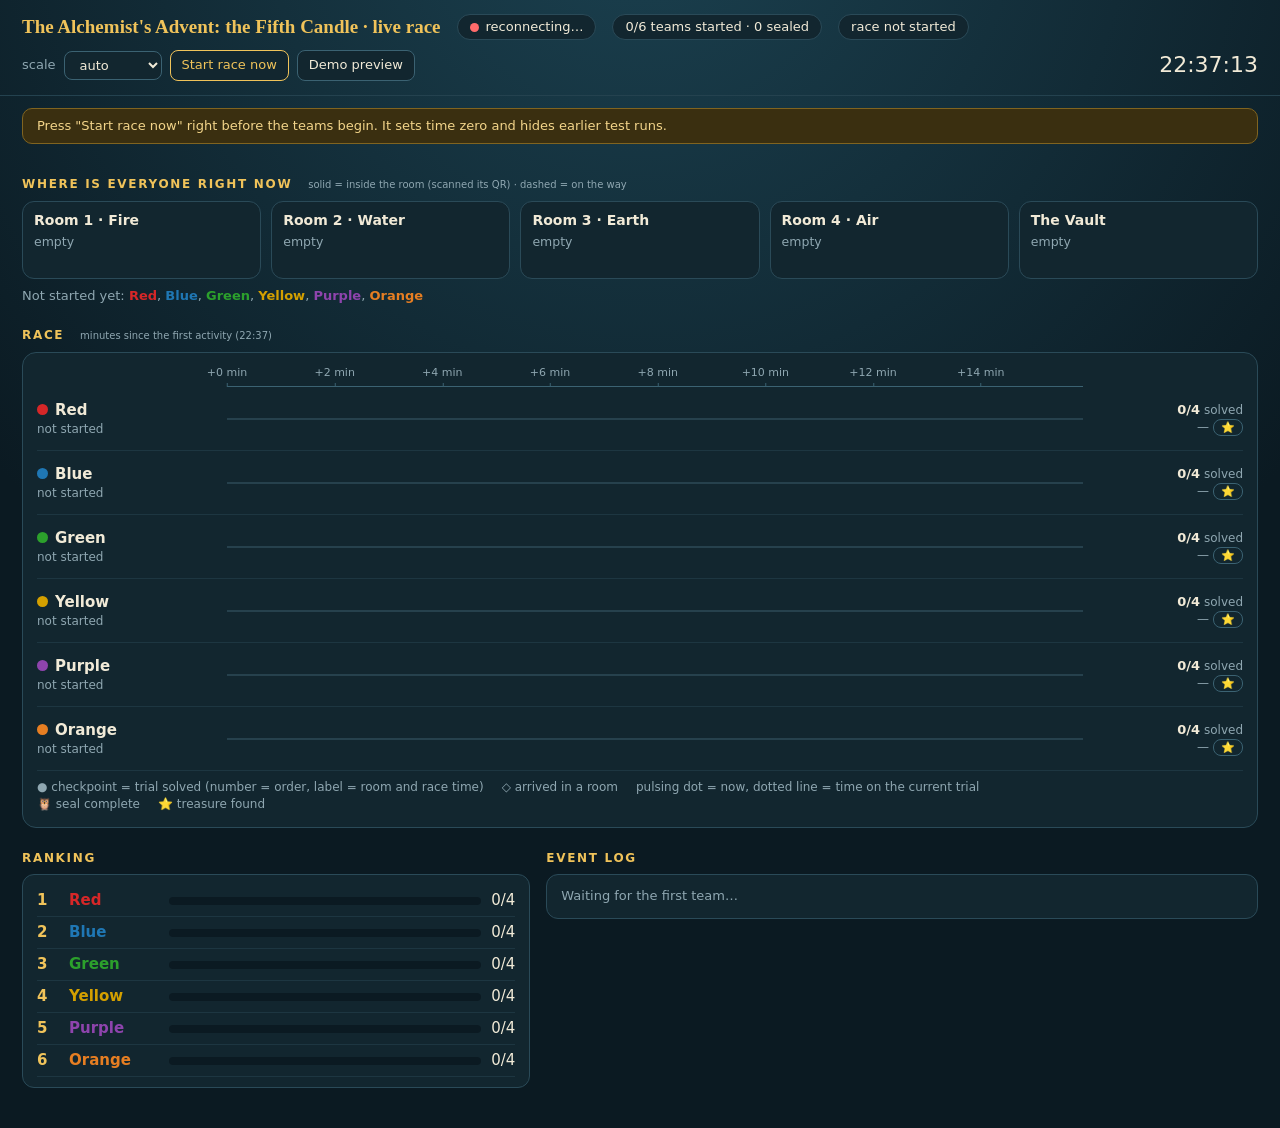
<file: dashboard.html>
<!doctype html>
<html lang="en"><head><meta charset="utf-8"><meta name="viewport" content="width=device-width,initial-scale=1">
<title>Race dashboard</title>
<style>
:root{--bg:#0b1a22;--card:#12262f;--ink:#f1ead7;--dim:#8fa7b1;--gold:#f0c35a;--ok:#4cc38a;--bad:#ff6b6b}
*{box-sizing:border-box}body{margin:0;background:radial-gradient(circle at 50% -10%,#1b4150,#0b1a22 62%);color:var(--ink);font:15px/1.4 system-ui,"Segoe UI",Roboto,sans-serif;min-height:100vh}
header{display:flex;flex-wrap:wrap;gap:10px 16px;align-items:center;padding:14px 22px;border-bottom:1px solid #24424f}
h1{font:700 19px Georgia,serif;margin:0;color:var(--gold)}
.pill{display:inline-flex;align-items:center;gap:7px;background:var(--card);border:1px solid #2a4a58;border-radius:99px;padding:3px 12px;font-size:13px;white-space:nowrap}
.dot{width:9px;height:9px;border-radius:50%;background:#777}.dot.on{background:var(--ok);box-shadow:0 0 8px var(--ok)}.dot.err{background:var(--bad)}
#clock{font-variant-numeric:tabular-nums;font-size:22px;margin-left:auto;white-space:nowrap}
.ctl{display:flex;flex-wrap:wrap;gap:8px;align-items:center;font-size:13px;color:var(--dim)}
button,select{font:inherit;font-size:13px;background:var(--card);color:var(--ink);border:1px solid #3b6272;border-radius:8px;padding:5px 11px;cursor:pointer}
button:hover{border-color:var(--gold)}button.primary{border-color:var(--gold);color:var(--gold)}
.note{margin:12px 22px 0;padding:8px 14px;border-radius:10px;font-size:13px;background:#3a2f10;border:1px solid #806420;color:#f3d58a}
.note:empty{display:none}
.msg{color:var(--bad);margin:8px 22px;font-size:13px}.msg:empty{display:none}
main{padding:10px 22px 40px;max-width:1500px;margin:0 auto}
h2{font-size:12px;letter-spacing:.14em;text-transform:uppercase;color:var(--gold);margin:22px 0 8px}
h2 small{letter-spacing:0;text-transform:none;color:var(--dim);font-weight:400;margin-left:10px}
/* rooms */
.rooms{display:grid;grid-template-columns:repeat(5,1fr);gap:10px}
.room{background:var(--card);border:1px solid #2a4a58;border-radius:12px;padding:9px 11px;min-height:78px}
.room.crowd{border-color:var(--bad);box-shadow:0 0 0 1px var(--bad) inset}.room b{display:block;font-size:14px}.room small{color:var(--dim)}
.chip{display:inline-block;margin:5px 5px 0 0;padding:1px 9px;border-radius:99px;font-size:12px;color:#fff;font-weight:600;border:1.5px solid transparent}
.chip.enroute{background:transparent;border-style:dashed}
.waiting{margin-top:8px;font-size:13px;color:var(--dim)}
/* race */
.race{background:var(--card);border:1px solid #2a4a58;border-radius:14px;padding:10px 14px 14px}
.axis{position:relative;height:24px;margin-left:190px;margin-right:160px;border-bottom:1px solid #3b6272}
.tick{position:absolute;top:2px;font-size:11px;color:var(--dim);transform:translateX(-50%);white-space:nowrap}
.tick:after{content:"";position:absolute;left:50%;top:18px;height:4px;border-left:1px solid #3b6272}
.lane{display:flex;align-items:center;height:64px;border-bottom:1px solid #1d3641}
.who{width:190px;padding-right:10px;font-weight:700}.who small{display:block;font-weight:400;color:var(--dim);font-size:12px}
.who i{display:inline-block;width:11px;height:11px;border-radius:50%;margin-right:7px}
.track{position:relative;flex:1;height:100%}
.track:before{content:"";position:absolute;left:0;right:0;top:50%;border-top:2px solid #26414d}
.fill{position:absolute;left:0;top:calc(50% - 4px);height:8px;border-radius:5px}
.trail{position:absolute;top:50%;border-top:3px dotted;height:0}
.cp{position:absolute;top:50%;width:30px;height:30px;margin:-15px 0 0 -15px;border-radius:50%;color:#fff;font-weight:800;font-size:14px;display:flex;align-items:center;justify-content:center;border:3px solid #0b1a22;box-shadow:0 0 0 2px var(--c);z-index:2}
.cp em{position:absolute;top:31px;font-style:normal;font-size:10px;color:var(--dim);white-space:nowrap}
.arr{position:absolute;top:50%;width:11px;height:11px;margin:-5px 0 0 -5px;transform:rotate(45deg);border:2px solid var(--c);background:#0b1a22;z-index:1}
.nowdot{position:absolute;top:50%;width:14px;height:14px;margin:-7px 0 0 -7px;border-radius:50%;background:var(--c);animation:pulse 1.4s infinite;z-index:1}
@keyframes pulse{0%{box-shadow:0 0 0 0 var(--c)}100%{box-shadow:0 0 0 14px transparent}}
.mark{position:absolute;top:50%;margin:-14px 0 0 12px;font-size:22px;line-height:28px;z-index:3}
.stat{width:160px;padding-left:10px;font-size:12px;color:var(--dim);text-align:right}.stat b{color:var(--ink);font-size:13px}
.stat button{padding:0 7px;font-size:11px;margin-left:4px}
.legend{font-size:12px;color:var(--dim);margin-top:8px}.legend span{margin-right:18px;white-space:nowrap}
/* ranking + log */
.cols{display:grid;grid-template-columns:1fr 1.4fr;gap:16px}
.box{background:var(--card);border:1px solid #2a4a58;border-radius:12px;padding:10px 14px}
.lb div{display:flex;gap:10px;align-items:center;padding:5px 0;border-bottom:1px solid #1d3641}.lb span:first-child{width:22px;color:var(--gold);font-weight:700}
.lb .bar{flex:1;height:8px;background:#0b1a22;border-radius:4px;overflow:hidden}.lb .bar i{display:block;height:100%}
#log{font-size:13px;max-height:300px;overflow:auto;font-variant-numeric:tabular-nums}#log div{padding:2px 0;color:var(--dim)}#log b{color:var(--ink)}
</style></head><body>
<header>
  <h1 id="title"></h1>
  <span class="pill"><i class="dot" id="dot"></i><span id="st">connecting…</span></span>
  <span class="pill" id="count"></span>
  <span class="pill" id="race"></span>
  <div class="ctl">scale <select id="scale"><option value="0">auto</option><option value="30">30 min</option><option value="60">60 min</option><option value="90">90 min</option><option value="120">120 min</option><option value="180">180 min</option></select>
    <button id="start" class="primary">Start race now</button><button id="undo" hidden>Undo start</button><button id="demo">Demo preview</button></div>
  <span id="clock"></span>
</header>
<div class="note" id="note"></div>
<div class="msg" id="msg"></div>
<main>
  <h2>Where is everyone right now <small>solid = inside the room (scanned its QR) · dashed = on the way</small></h2>
  <div class="rooms" id="rooms"></div><div class="waiting" id="waiting"></div>
  <h2>Race <small id="axislabel"></small></h2>
  <div class="race"><div class="axis" id="axis"></div><div id="lanes"></div>
    <div class="legend"><span>● checkpoint = trial solved (number = order, label = room and race time)</span><span>◇ arrived in a room</span><span>pulsing dot = now, dotted line = time on the current trial</span><span>🦉 seal complete</span><span>⭐ treasure found</span></div></div>
  <div class="cols"><div><h2>Ranking</h2><div class="box lb" id="lb"></div></div><div><h2>Event log</h2><div class="box" id="log"></div></div></div>
</main>
<script>
const D = {"title": "The Alchemist's Advent: the Fifth Candle", "server": "https://ntfy.sh", "topic": "hunt-1be3ef2673cc88ca", "org": "c11b6fbd", "teams": [{"name": "Red", "colour": "#d62728", "route": [1, 2, 3, 4]}, {"name": "Blue", "colour": "#1f77b4", "route": [1, 3, 4, 2]}, {"name": "Green", "colour": "#2ca02c", "route": [2, 1, 4, 3]}, {"name": "Yellow", "colour": "#d4a000", "route": [2, 3, 1, 4]}, {"name": "Purple", "colour": "#8e44ad", "route": [3, 4, 2, 1]}, {"name": "Orange", "colour": "#e67e22", "route": [4, 1, 3, 2]}], "rooms": ["Room 1", "Room 2", "Room 3", "Room 4"], "elements": ["Fire", "Water", "Earth", "Air"], "final": "The Vault", "proofs": {"ZR64L46PWE": ["login", 0, 0], "GE5F45BK64": ["arrive", 0, 1], "E4DQG7EQHU": ["solve", 0, 1], "I45BBACNU4": ["arrive", 0, 2], "CH7DSU4YSY": ["solve", 0, 2], "3QBMHDD2VQ": ["arrive", 0, 3], "M3PMS2T2OI": ["solve", 0, 3], "6B63DSHGEA": ["arrive", 0, 4], "6KGHINXKHU": ["solve", 0, 4], "STNAXBTUVY": ["login", 1, 0], "ZD2ROGMNEM": ["arrive", 1, 1], "QGO3SYGZEY": ["solve", 1, 1], "5ULQLAQO3I": ["arrive", 1, 2], "QKPGKOGPLI": ["solve", 1, 2], "5J35BON4JI": ["arrive", 1, 3], "KHWLHYN5NI": ["solve", 1, 3], "W74WPN2A7Q": ["arrive", 1, 4], "7FDAZQLABA": ["solve", 1, 4], "SAXADM5VDI": ["login", 2, 0], "ZZV5FO2QRA": ["arrive", 2, 1], "INZL7EFG2A": ["solve", 2, 1], "OEM6V6HL6I": ["arrive", 2, 2], "BOJPTSGPFA": ["solve", 2, 2], "62Q53KSLB4": ["arrive", 2, 3], "XY47IJBH7U": ["solve", 2, 3], "JYM6PK37NI": ["arrive", 2, 4], "7SCBGRQA44": ["solve", 2, 4], "C533R4YQLE": ["login", 3, 0], "ZPNZQMIVN4": ["arrive", 3, 1], "TSIRNDKUMM": ["solve", 3, 1], "UP4NHFTDOU": ["arrive", 3, 2], "C732JUFSZU": ["solve", 3, 2], "IKOS2MYAQY": ["arrive", 3, 3], "2DNADYLJGY": ["solve", 3, 3], "UHWJJHRS6U": ["arrive", 3, 4], "22TLJ4P5II": ["solve", 3, 4], "3BD5G6CLUY": ["login", 4, 0], "UQZ6M5O73Q": ["arrive", 4, 1], "SU5E2UOKJE": ["solve", 4, 1], "ZT6I7XURXY": ["arrive", 4, 2], "JOW5RHZCYE": ["solve", 4, 2], "45KIK6ZZZU": ["arrive", 4, 3], "OOHABXXW3I": ["solve", 4, 3], "CC5QPKIRQ4": ["arrive", 4, 4], "GYZAVNF72Y": ["solve", 4, 4], "6XH363LY3A": ["login", 5, 0], "76SY4I5DMU": ["arrive", 5, 1], "OL36KQDXFQ": ["solve", 5, 1], "FSLLTBLTGY": ["arrive", 5, 2], "EXZCR5CDFM": ["solve", 5, 2], "ZFDPWT4N7M": ["arrive", 5, 3], "PO4ILDRD3Y": ["solve", 5, 3], "YAEARITNE4": ["arrive", 5, 4], "O4GT4RPRYU": ["solve", 5, 4]}};
const N = D.rooms.length, NT = D.teams.length;
const $ = id => document.getElementById(id);
const occ = new Map();      // token -> {kind, team, room, ts:[every time it was received]}
const starts = [];          // race start marks, in order received; the latest one counts
let demo = false, dirty = true;
const pad = n => String(n).padStart(2, '0');
const clock = t => { const d = new Date(t * 1000); return `${pad(d.getHours())}:${pad(d.getMinutes())}:${pad(d.getSeconds())}`; };
const hm = t => clock(t).slice(0, 5);
const mmss = s => { s = Math.max(0, Math.round(s)); return s >= 3600 ? `${Math.floor(s / 3600)}:${pad(Math.floor(s / 60) % 60)}:${pad(s % 60)}` : `${Math.floor(s / 60)}:${pad(s % 60)}`; };
$('title').textContent = D.title + ' · live race';

/* ---- incoming messages ---- */
function add(k, kind, team, room, t) {
  let e = occ.get(k); if (!e) occ.set(k, e = { kind, team, room, ts: [] });
  e.ts.push(t); dirty = true;
}
function ingest(msg) {
  const body = String(msg.message || '').trim(); if (!body) return;
  const [k, ts] = body.split('.');
  let t = msg.time; const c = parseInt(ts);
  if (c && c <= t && t - c < 21600) t = c;           // phone time if plausible (phone was offline), else relay time
  const org = D.org;
  if (k === 'S_' + org) { starts.push(t); dirty = true; return; }
  if (k === 'U_' + org) { starts.pop(); dirty = true; return; }
  if (k.startsWith('M_' + org + '_')) { const i = +k.split('_')[2]; if (D.teams[i]) add(k, 'treasure', i, 0, t); return; }
  const info = D.proofs[k]; if (!info) return;         // forged / foreign token: ignored
  add(k, info[0], info[1], info[2], t);
}

/* ---- state, recomputed from all messages (so Start / Undo can hide or restore test runs) ---- */
function derive(now) {
  const start = starts.length ? starts[starts.length - 1] : null;
  const S = D.teams.map(() => ({ login: null, arrive: {}, solve: {}, treasure: null }));
  const log = [], all = [];
  for (const e of occ.values()) {
    const cut = start === null ? -Infinity : start;    // Start hides everything before it, logins included
    const ok = e.ts.filter(x => x >= cut); if (!ok.length) continue;
    const t = Math.min(...ok), st = S[e.team]; if (!st) continue;
    all.push(t);
    if (e.kind === 'login') { st.login = t; log.push([t, e.team, 'logged in']); }
    else if (e.kind === 'arrive') { st.arrive[e.room] = t; log.push([t, e.team, `arrived in ${D.rooms[e.room - 1]}`]); }
    else if (e.kind === 'solve') { st.solve[e.room] = t; log.push([t, e.team, `solved ${D.rooms[e.room - 1]} (${D.elements[e.room - 1]})`]); }
    else if (e.kind === 'treasure') { st.treasure = t; log.push([t, e.team, 'found the treasure ⭐']); }
  }
  const T0 = start ?? (all.length ? Math.min(...all) - 30 : now);
  const teams = D.teams.map((tm, i) => {
    const st = S[i];
    const cps = Object.entries(st.solve).map(([room, t]) => ({ room: +room, t })).sort((a, b) => a.t - b.t);
    const n = cps.length, done = n >= N;
    const cur = done ? 0 : (tm.route.find(r => !(r in st.solve)) || 0);
    const arrived = cur ? (st.arrive[cur] ?? null) : null;
    // a team is on the race once it scans one of its QR codes; a login alone does not count (test phones)
    const active = n > 0 || Object.keys(st.arrive).length > 0 || st.treasure !== null;
    const lastCp = n ? cps[n - 1].t : null;
    return { i, tm, st, cps, n, done, cur, arrived, active, lastCp };
  });
  return { start, T0, teams, log };
}

/* ---- render ---- */
function render() {
  const now = Math.floor(Date.now() / 1000), R = derive(now), T0 = R.T0;
  const fixed = +$('scale').value * 60;
  const span = fixed || Math.max(now - T0 + 60, 900) * 1.06;
  const X = t => Math.min(100, Math.max(0, (t - T0) / span * 100)) + '%';
  // header
  $('race').textContent = R.start !== null ? `race started ${hm(R.start)}` : 'race not started';
  $('undo').hidden = R.start === null;
  $('note').textContent = R.start === null ? 'Press "Start race now" right before the teams begin. It sets time zero and hides earlier test runs.' : '';
  $('axislabel').textContent = R.start !== null ? `minutes since the start (${hm(R.start)})` : `minutes since the first activity (${hm(T0)})`;
  // axis (race time)
  const steps = [60, 120, 300, 600, 900, 1800, 3600], step = steps.find(s => span / s <= 10) || 3600;
  let ax = ''; for (let s = 0; s <= span; s += step) ax += `<div class="tick" style="left:${s / span * 100}%">+${s / 60} min</div>`;
  $('axis').innerHTML = ax;
  // lanes
  $('lanes').innerHTML = R.teams.map(x => {
    const c = x.tm.colour, since = Math.max(x.lastCp ?? T0, T0);
    const sub = x.done ? 'seal complete' : !x.active ? 'not started' :
      x.arrived ? `in ${D.rooms[x.cur - 1]} (${D.elements[x.cur - 1]})` : `heading to ${D.rooms[x.cur - 1]}`;
    let h = `<div class="lane"><div class="who"><i style="background:${c}"></i>${x.tm.name}<small>${sub}</small></div><div class="track" style="--c:${c}">`;
    if (x.n) h += `<div class="fill" style="width:${X(x.lastCp)};background:${c}"></div>`;
    if (x.active && !x.done) h += `<div class="trail" style="left:${X(since)};width:calc(${X(now)} - ${X(since)});border-color:${c}"></div><div class="nowdot" style="left:${X(now)}"></div>`;
    Object.entries(x.st.arrive).forEach(([room, t]) => h += `<div class="arr" style="left:${X(t)}" title="arrived in ${D.rooms[room - 1]} at ${clock(t)}"></div>`);
    x.cps.forEach((cp, k) => h += `<div class="cp" style="left:${X(cp.t)};background:${c}" title="${D.rooms[cp.room - 1]} (${D.elements[cp.room - 1]}) solved at ${clock(cp.t)}">${k + 1}<em>R${cp.room} ${mmss(cp.t - T0)}</em></div>`);
    if (x.done) h += `<div class="mark" style="left:${X(x.lastCp)}" title="seal complete at ${clock(x.lastCp)}">🦉</div>`;
    if (x.st.treasure !== null) h += `<div class="mark" style="left:${X(x.st.treasure)};margin-left:${x.done && Math.abs(x.st.treasure - x.lastCp) < span / 40 ? 40 : 12}px" title="treasure found at ${clock(x.st.treasure)}">⭐</div>`;
    const info = x.done ? `total ${mmss(x.lastCp - T0)}` : x.active ? `on task ${mmss(now - since)}` : '—';
    h += `</div><div class="stat"><b>${x.n}/${N}</b> solved<br>${info}<button onclick="found(${x.i})" title="mark treasure found">⭐</button></div></div>`;
    return h;
  }).join('');
  // rooms
  const where = {}; for (let r = 0; r <= N; r++) where[r] = [];
  R.teams.filter(x => x.active).forEach(x => where[x.done ? 0 : x.cur].push(x));
  const chip = x => { const inside = x.done || x.arrived !== null, c = x.tm.colour;
    return `<span class="chip ${inside ? '' : 'enroute'}" style="${inside ? `background:${c};border-color:${c}` : `border-color:${c};color:${c}`}" title="${inside ? 'inside' : 'on the way'}">${x.tm.name}${x.st.treasure !== null ? ' ⭐' : ''}</span>`; };
  $('rooms').innerHTML = [...Array(N).keys()].map(r => r + 1).concat([0]).map(r => {
    const xs = where[r], inside = xs.filter(x => x.done || x.arrived !== null).length;
    const name = r ? `${D.rooms[r - 1]} · ${D.elements[r - 1]}` : D.final;
    const what = !xs.length ? 'empty' : r ? `${inside} inside · ${xs.length - inside} on the way` : `${xs.length} sealed`;
    return `<div class="room ${r && inside >= 3 ? 'crowd' : ''}"><b>${name}</b><small>${what}</small><div>${xs.map(chip).join('')}</div></div>`;
  }).join('');
  const idle = R.teams.filter(x => !x.active);
  $('waiting').innerHTML = idle.length ? 'Not started yet: ' + idle.map(x => `<b style="color:${x.tm.colour}">${x.tm.name}</b>`).join(', ') : '';
  // ranking
  const rank = [...R.teams].sort((a, b) => (b.active - a.active) || (b.n - a.n) || ((a.lastCp ?? 1e12) - (b.lastCp ?? 1e12)));
  $('lb').innerHTML = rank.map((x, k) => `<div><span>${k + 1}</span><span style="width:90px;font-weight:700;color:${x.tm.colour}">${x.tm.name}</span><span class="bar"><i style="width:${x.n / N * 100}%;background:${x.tm.colour}"></i></span><span>${x.n}/${N}${x.done ? ' 🦉' : ''}${x.st.treasure !== null ? ' ⭐' : ''}</span></div>`).join('');
  // log
  $('log').innerHTML = R.log.sort((a, b) => b[0] - a[0]).slice(0, 50).map(([t, i, m]) => `<div><b>${clock(t)}</b> · <b style="color:${D.teams[i].colour}">${D.teams[i].name}</b> ${m}</div>`).join('') || '<div>Waiting for the first team…</div>';
  $('count').textContent = `${R.teams.filter(x => x.active).length}/${NT} teams started · ${R.teams.filter(x => x.done).length} sealed`;
  dirty = false;
}

/* ---- organiser actions (sent through the relay, so every open dashboard agrees) ---- */
async function post(body) {
  try { const r = await fetch(`${D.server}/${D.topic}`, { method: 'POST', body: `${body}.${Math.floor(Date.now() / 1000)}` }); if (!r.ok) throw new Error('HTTP ' + r.status); }
  catch (e) { $('msg').textContent = 'Could not reach the relay: ' + e.message; }
}
function found(i) {
  if (demo) { add(`M_${D.org}_${i}`, 'treasure', i, 0, Math.floor(Date.now() / 1000)); return; }
  if (confirm(`Mark ${D.teams[i].name} as having found the treasure?`)) post(`M_${D.org}_${i}`);
}
$('start').onclick = () => {
  const q = 'Start the race NOW?\n\nThis sets time zero for everyone watching and hides all earlier activity (test runs and test logins).';
  if (demo) { starts.push(Math.floor(Date.now() / 1000)); dirty = true; } else if (confirm(q)) post(`S_${D.org}`);
};
$('undo').onclick = () => {
  if (demo) { starts.pop(); dirty = true; } else if (confirm('Undo the last race start? Earlier activity becomes visible again.')) post(`U_${D.org}`);
};
$('scale').onchange = () => dirty = true;

/* ---- live connection ---- */
function connect() {
  if (demo) return;
  const es = new EventSource(`${D.server}/${D.topic}/sse?since=all`);
  es.onopen = () => { $('dot').className = 'dot on'; $('st').textContent = 'live'; $('msg').textContent = ''; };
  es.onmessage = e => { try { const m = JSON.parse(e.data); if (m.event === 'message') ingest(m); } catch (_) {} };
  es.onerror = () => { $('dot').className = 'dot err'; $('st').textContent = 'reconnecting…'; };
}

/* ---- demo preview (fake data, no network) ---- */
$('demo').onclick = () => {
  demo = true; occ.clear(); starts.length = 0; $('dot').className = 'dot'; $('st').textContent = 'DEMO (fake data)';
  const inv = {}; for (const [k, v] of Object.entries(D.proofs)) inv[v.join('-')] = k;
  const now = Math.floor(Date.now() / 1000), t0 = now - 38 * 60;
  ingest({ time: t0 - 2400, message: inv['solve-0-1'] });          // an old test run: hidden by the start
  starts.push(t0);
  D.teams.forEach((tm, i) => {
    if (i === 5) return;                                               // one team has not started yet
    let t = t0 - 120 + i * 9; ingest({ time: t, message: inv[`login-${i}-0`] }); t = t0;
    const speed = 0.8 + (i * 37 % 10) / 14, stop = [4, 4, 3, 4, 2, 3][i % 6];
    for (let k = 0; k < N; k++) {
      const room = tm.route[k]; t += 80 + 60 * ((i + k) % 3);
      if (t > now - 20) break; ingest({ time: t, message: inv[`arrive-${i}-${room}`] });
      if (k >= stop) break; t += (300 + 90 * ((i * 3 + k * 5) % 5)) * speed;
      if (t > now - 10) break; ingest({ time: t, message: inv[`solve-${i}-${room}`] });
    }
  });
  ingest({ time: now - 60, message: `M_${D.org}_0` });
  dirty = true;
};

setInterval(() => { $('clock').textContent = clock(Math.floor(Date.now() / 1000)); }, 500);
setInterval(render, 4000); setInterval(() => { if (dirty) render(); }, 300);
if (location.search.includes('demo')) $('demo').click(); else connect();
render();
</script></body></html>
</file>
